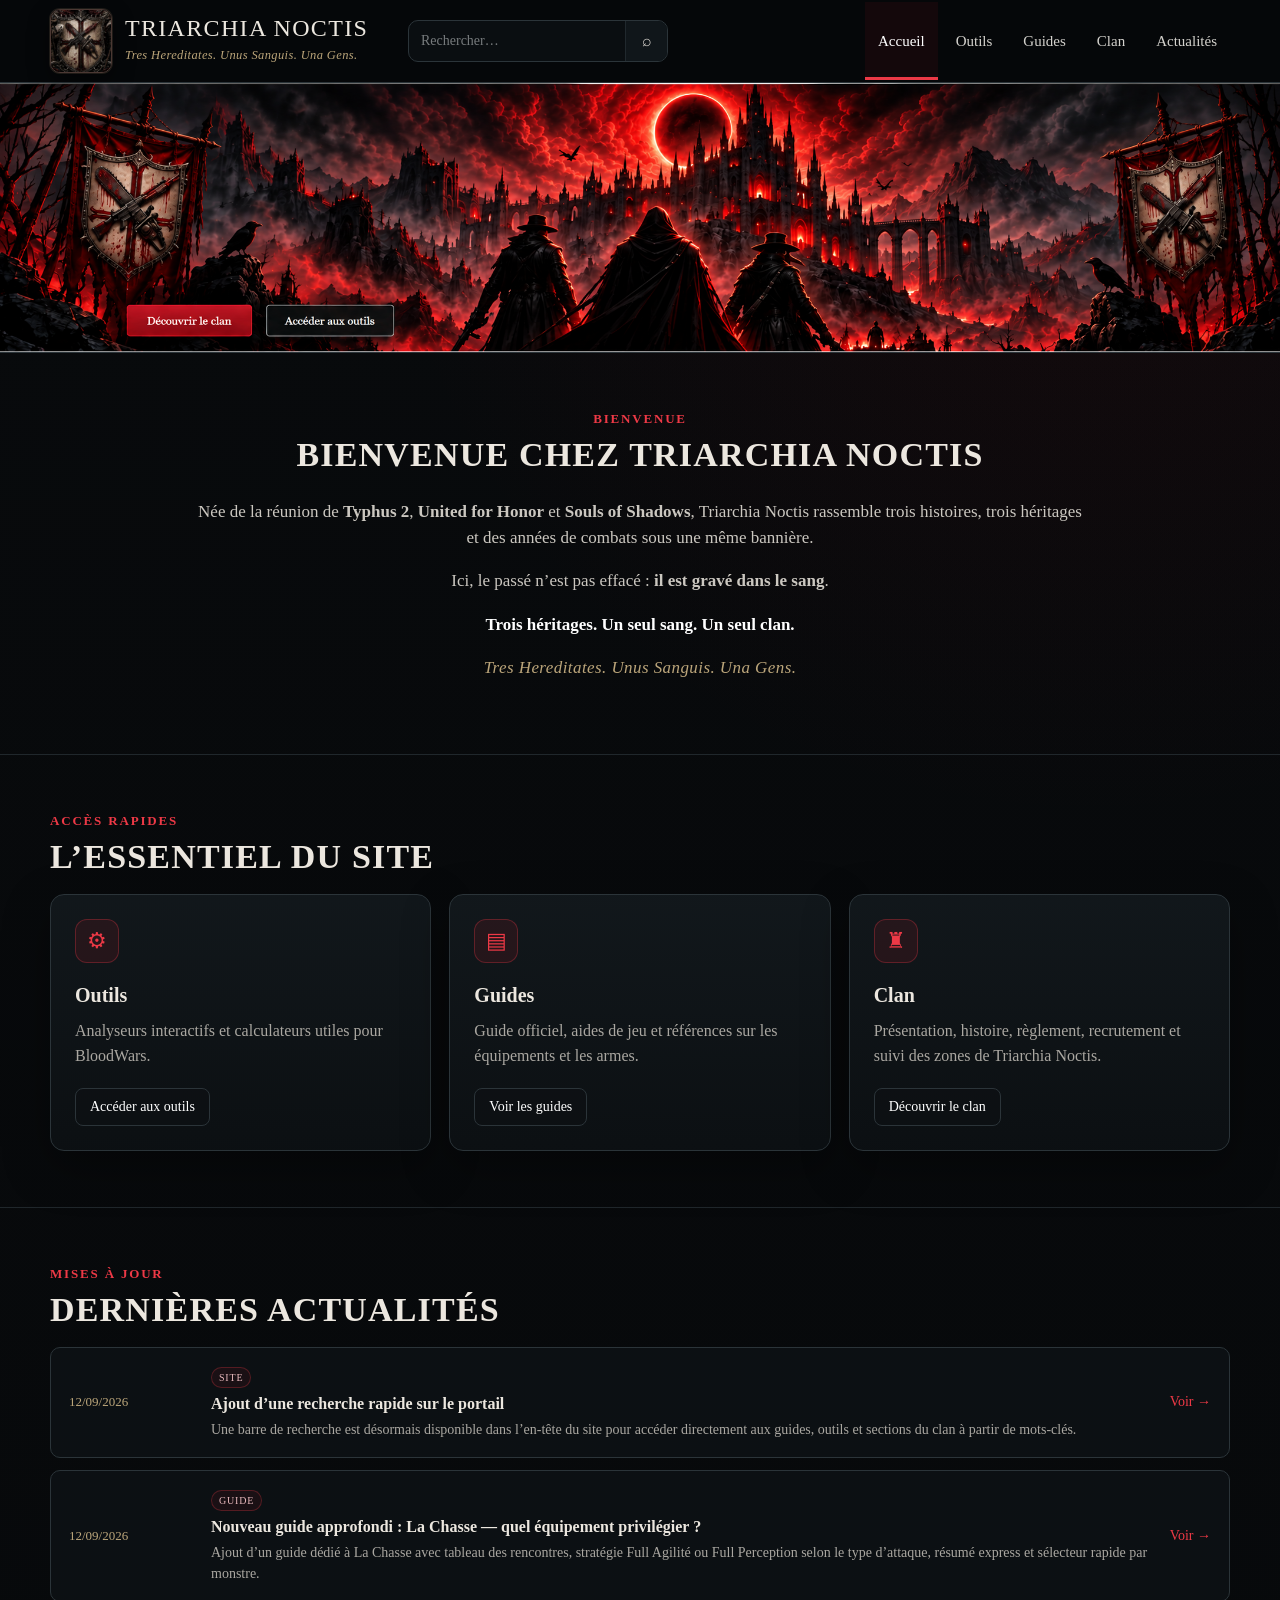
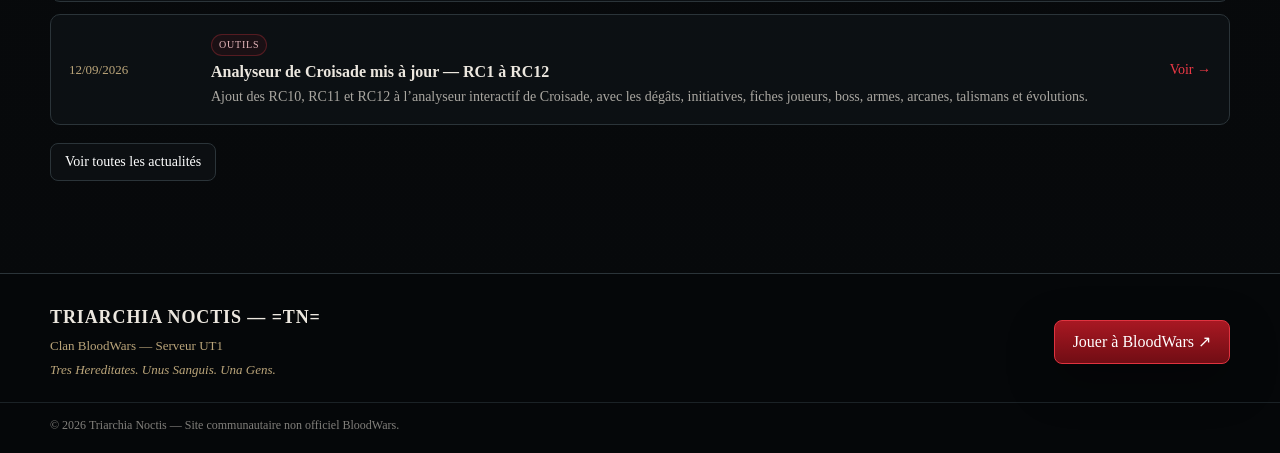
<file: index.html>
<!doctype html><html lang="fr"><head>
<meta charset="utf-8"><meta name="viewport" content="width=device-width, initial-scale=1"><meta name="theme-color" content="#07090b">
<title>Triarchia Noctis — BloodWars UT1</title><link rel="stylesheet" href="./assets/css/style.css?v=1.8.5.1"></head><body><header class="site-header">
  <div class="container header-row">
    <a class="brand" href="./index.html" aria-label="Retour à l'accueil">
      <img class="brand-mark" src="./assets/images/blason-clan.jpg" alt="Blason Triarchia Noctis">
      <div>
        <div class="brand-title">Triarchia Noctis</div>
        <div class="brand-motto">Tres Hereditates. Unus Sanguis. Una Gens.</div>
      </div>
    </a>
    <button class="nav-toggle" type="button" aria-label="Ouvrir le menu" aria-expanded="false">☰</button>
    <nav class="main-nav" aria-label="Navigation principale">
      <a href="./index.html" class="active">Accueil</a>
      <a href="./outils.html" class="">Outils</a>
      <a href="./guides.html" class="">Guides</a>
      <a href="./clan.html" class="">Clan</a>
      <a href="./actualites.html" class="">Actualités</a>
    </nav>
  </div>
</header>
<main>
  <section class="hero" aria-label="Bannière Triarchia Noctis">
    <img class="hero-banner-static" src="./assets/images/banner-accueil-v3.png" alt="Triarchia Noctis devant la cité sous l’éclipse rouge" style="display:block;width:100%;height:auto;transform:none!important;animation:none!important;filter:none!important;">
    <a class="hero-hotspot hero-hotspot-clan" href="./clan.html" aria-label="Découvrir le clan"></a>
    <a class="hero-hotspot hero-hotspot-outils" href="./outils.html" aria-label="Accéder aux outils"></a>
  </section>
  <section class="section"><div class="container welcome">
    <div class="section-kicker">Bienvenue</div><h1 class="section-title">Bienvenue chez Triarchia Noctis</h1>
    <p>Née de la réunion de <strong>Typhus 2</strong>, <strong>United for Honor</strong> et <strong>Souls of Shadows</strong>, Triarchia Noctis rassemble trois histoires, trois héritages et des années de combats sous une même bannière.</p>
    <p>Ici, le passé n’est pas effacé : <strong>il est gravé dans le sang</strong>.</p>
    <p class="statement">Trois héritages. Un seul sang. Un seul clan.</p><p class="latin">Tres Hereditates. Unus Sanguis. Una Gens.</p>
  </div></section>
  <section class="section"><div class="container">
    <div class="section-kicker">Accès rapides</div><h2 class="section-title">L’essentiel du site</h2>
    <div class="grid-3">
      <article class="card"><div class="card-icon">⚙</div><h3>Outils</h3><p>Analyseurs interactifs et calculateurs utiles pour BloodWars.</p><a class="btn btn-small" href="./outils.html">Accéder aux outils</a></article>
      <article class="card"><div class="card-icon">▤</div><h3>Guides</h3><p>Guide officiel, aides de jeu et références sur les équipements et les armes.</p><a class="btn btn-small" href="./guides.html">Voir les guides</a></article>
      <article class="card"><div class="card-icon">♜</div><h3>Clan</h3><p>Présentation, histoire, règlement, recrutement et suivi des zones de Triarchia Noctis.</p><a class="btn btn-small" href="./clan.html">Découvrir le clan</a></article>
    </div>
  </div></section>
  <section class="section"><div class="container">
    <div class="section-kicker">Mises à jour</div><h2 class="section-title">Dernières actualités</h2>
    <div class="news-list">
      <article class="news-item"><div class="news-date">12/09/2026</div><div><span class="news-badge">Site</span><div class="news-title">Ajout d’une recherche rapide sur le portail</div><div class="news-desc">Une barre de recherche est désormais disponible dans l’en-tête du site pour accéder directement aux guides, outils et sections du clan à partir de mots-clés.</div></div><a class="news-link" href="./index.html">Voir →</a></article>
      <article class="news-item"><div class="news-date">12/09/2026</div><div><span class="news-badge">Guide</span><div class="news-title">Nouveau guide approfondi : La Chasse — quel équipement privilégier ?</div><div class="news-desc">Ajout d’un guide dédié à La Chasse avec tableau des rencontres, stratégie Full Agilité ou Full Perception selon le type d’attaque, résumé express et sélecteur rapide par monstre.</div></div><a class="news-link" href="./guides/chasse-equipement.html">Voir →</a></article>
      <article class="news-item"><div class="news-date">12/09/2026</div><div><span class="news-badge">Outils</span><div class="news-title">Analyseur de Croisade mis à jour — RC1 à RC12</div><div class="news-desc">Ajout des RC10, RC11 et RC12 à l’analyseur interactif de Croisade, avec les dégâts, initiatives, fiches joueurs, boss, armes, arcanes, talismans et évolutions.</div></div><a class="news-link" href="./outils/croisade.html">Voir →</a></article>
    </div><p style="margin-top:18px"><a class="btn btn-small" href="./actualites.html">Voir toutes les actualités</a></p>
  </div></section>
</main><footer class="site-footer">
  <div class="container footer-main">
    <div class="footer-brand">
      <strong>TRIARCHIA NOCTIS — =TN=</strong>
      <span>Clan BloodWars — Serveur UT1</span>
      <span><em>Tres Hereditates. Unus Sanguis. Una Gens.</em></span>
    </div>
    <a class="btn btn-primary" href="https://fr.bloodwars.net/" target="_blank" rel="noopener">Jouer à BloodWars ↗</a>
  </div>
  <div class="footer-bottom"><div class="container">© 2026 Triarchia Noctis — Site communautaire non officiel BloodWars.</div></div>
</footer><script src="./assets/js/script.js?v=1.8.5.1"></script></body></html>
</file>
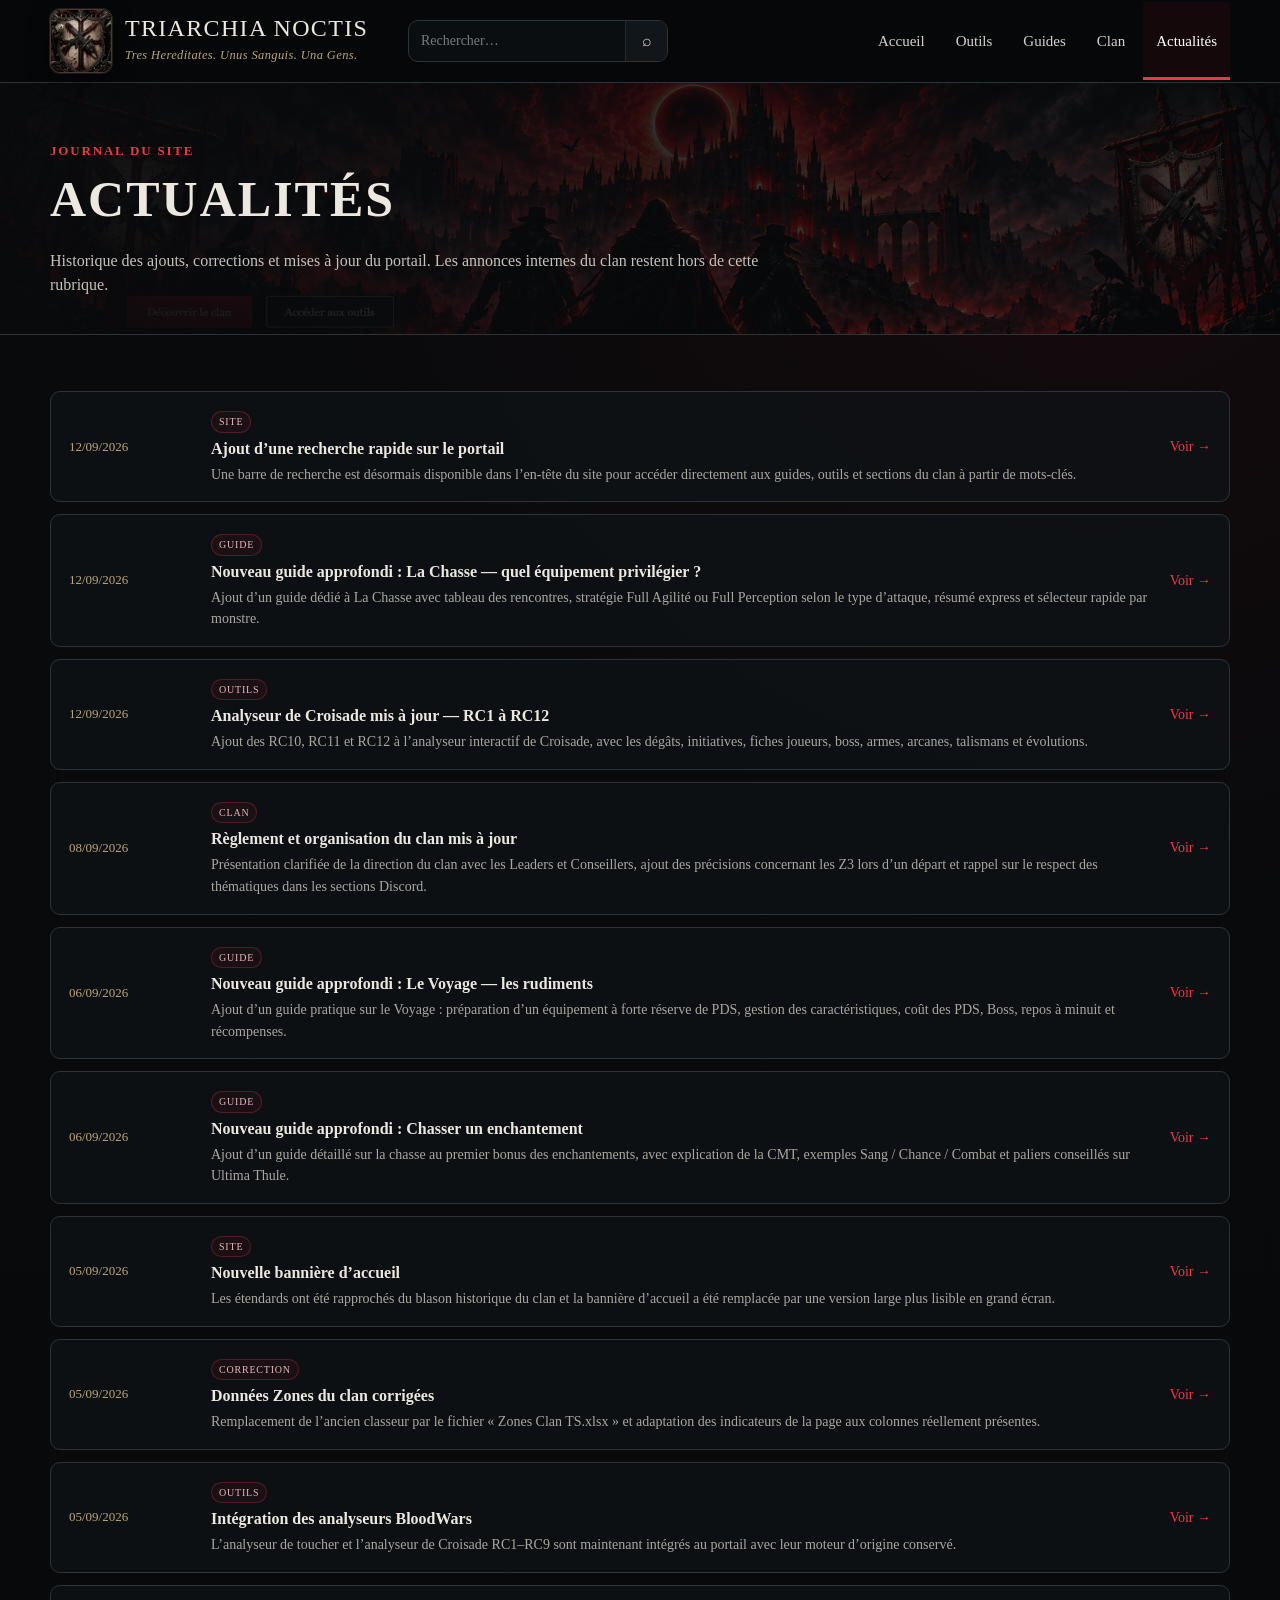
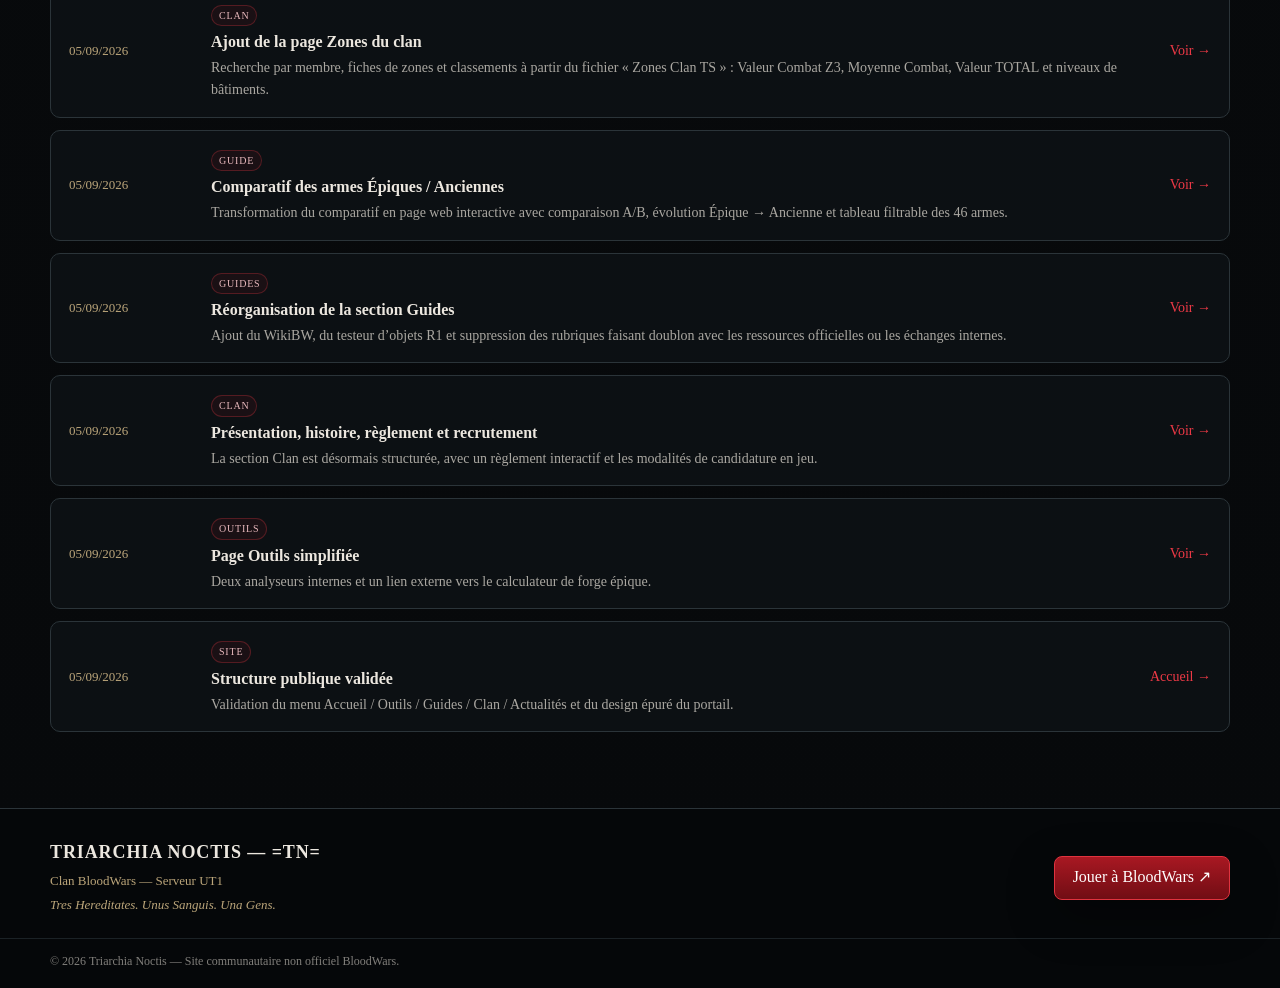
<file: actualites.html>
<!doctype html><html lang="fr"><head>
<meta charset="utf-8"><meta name="viewport" content="width=device-width, initial-scale=1"><meta name="theme-color" content="#07090b">
<title>Actualités — Triarchia Noctis</title><link rel="stylesheet" href="./assets/css/style.css"></head><body><header class="site-header">
  <div class="container header-row">
    <a class="brand" href="./index.html" aria-label="Retour à l'accueil">
      <img class="brand-mark" src="./assets/images/blason-clan.jpg" alt="Blason Triarchia Noctis">
      <div>
        <div class="brand-title">Triarchia Noctis</div>
        <div class="brand-motto">Tres Hereditates. Unus Sanguis. Una Gens.</div>
      </div>
    </a>
    <button class="nav-toggle" type="button" aria-label="Ouvrir le menu" aria-expanded="false">☰</button>
    <nav class="main-nav" aria-label="Navigation principale">
      <a href="./index.html" class="">Accueil</a>
      <a href="./outils.html" class="">Outils</a>
      <a href="./guides.html" class="">Guides</a>
      <a href="./clan.html" class="">Clan</a>
      <a href="./actualites.html" class="active">Actualités</a>
    </nav>
  </div>
</header>
<main><section class="page-hero"><div class="container"><div class="section-kicker">Journal du site</div><h1>Actualités</h1><p>Historique des ajouts, corrections et mises à jour du portail. Les annonces internes du clan restent hors de cette rubrique.</p></div></section>
<section class="section"><div class="container"><div class="news-list">
<article class="news-item"><div class="news-date">12/09/2026</div><div><span class="news-badge">Site</span><div class="news-title">Ajout d’une recherche rapide sur le portail</div><div class="news-desc">Une barre de recherche est désormais disponible dans l’en-tête du site pour accéder directement aux guides, outils et sections du clan à partir de mots-clés.</div></div><a class="news-link" href="./index.html">Voir →</a></article>

<article class="news-item"><div class="news-date">12/09/2026</div><div><span class="news-badge">Guide</span><div class="news-title">Nouveau guide approfondi : La Chasse — quel équipement privilégier ?</div><div class="news-desc">Ajout d’un guide dédié à La Chasse avec tableau des rencontres, stratégie Full Agilité ou Full Perception selon le type d’attaque, résumé express et sélecteur rapide par monstre.</div></div><a class="news-link" href="./guides/chasse-equipement.html">Voir →</a></article>


<article class="news-item"><div class="news-date">12/09/2026</div><div><span class="news-badge">Outils</span><div class="news-title">Analyseur de Croisade mis à jour — RC1 à RC12</div><div class="news-desc">Ajout des RC10, RC11 et RC12 à l’analyseur interactif de Croisade, avec les dégâts, initiatives, fiches joueurs, boss, armes, arcanes, talismans et évolutions.</div></div><a class="news-link" href="./outils/croisade.html">Voir →</a></article>

<article class="news-item"><div class="news-date">08/09/2026</div><div><span class="news-badge">Clan</span><div class="news-title">Règlement et organisation du clan mis à jour</div><div class="news-desc">Présentation clarifiée de la direction du clan avec les Leaders et Conseillers, ajout des précisions concernant les Z3 lors d’un départ et rappel sur le respect des thématiques dans les sections Discord.</div></div><a class="news-link" href="./clan.html#reglement">Voir →</a></article>

<article class="news-item"><div class="news-date">06/09/2026</div><div><span class="news-badge">Guide</span><div class="news-title">Nouveau guide approfondi : Le Voyage — les rudiments</div><div class="news-desc">Ajout d’un guide pratique sur le Voyage : préparation d’un équipement à forte réserve de PDS, gestion des caractéristiques, coût des PDS, Boss, repos à minuit et récompenses.</div></div><a class="news-link" href="./guides/voyage.html">Voir →</a></article>

<article class="news-item"><div class="news-date">06/09/2026</div><div><span class="news-badge">Guide</span><div class="news-title">Nouveau guide approfondi : Chasser un enchantement</div><div class="news-desc">Ajout d’un guide détaillé sur la chasse au premier bonus des enchantements, avec explication de la CMT, exemples Sang / Chance / Combat et paliers conseillés sur Ultima Thule.</div></div><a class="news-link" href="./guides/chasse-enchantements.html">Voir →</a></article>

<article class="news-item"><div class="news-date">05/09/2026</div><div><span class="news-badge">Site</span><div class="news-title">Nouvelle bannière d’accueil</div><div class="news-desc">Les étendards ont été rapprochés du blason historique du clan et la bannière d’accueil a été remplacée par une version large plus lisible en grand écran.</div></div><a class="news-link" href="./index.html">Voir →</a></article>

<article class="news-item"><div class="news-date">05/09/2026</div><div><span class="news-badge">Correction</span><div class="news-title">Données Zones du clan corrigées</div><div class="news-desc">Remplacement de l’ancien classeur par le fichier « Zones Clan TS.xlsx » et adaptation des indicateurs de la page aux colonnes réellement présentes.</div></div><a class="news-link" href="./clan/zones.html">Voir →</a></article>

<article class="news-item"><div class="news-date">05/09/2026</div><div><span class="news-badge">Outils</span><div class="news-title">Intégration des analyseurs BloodWars</div><div class="news-desc">L’analyseur de toucher et l’analyseur de Croisade RC1–RC9 sont maintenant intégrés au portail avec leur moteur d’origine conservé.</div></div><a class="news-link" href="./outils.html">Voir →</a></article>

<article class="news-item"><div class="news-date">05/09/2026</div><div><span class="news-badge">Clan</span><div class="news-title">Ajout de la page Zones du clan</div><div class="news-desc">Recherche par membre, fiches de zones et classements à partir du fichier « Zones Clan TS » : Valeur Combat Z3, Moyenne Combat, Valeur TOTAL et niveaux de bâtiments.</div></div><a class="news-link" href="./clan/zones.html">Voir →</a></article>

<article class="news-item"><div class="news-date">05/09/2026</div><div><span class="news-badge">Guide</span><div class="news-title">Comparatif des armes Épiques / Anciennes</div><div class="news-desc">Transformation du comparatif en page web interactive avec comparaison A/B, évolution Épique → Ancienne et tableau filtrable des 46 armes.</div></div><a class="news-link" href="./guides/comparatif-armes.html">Voir →</a></article>
<article class="news-item"><div class="news-date">05/09/2026</div><div><span class="news-badge">Guides</span><div class="news-title">Réorganisation de la section Guides</div><div class="news-desc">Ajout du WikiBW, du testeur d’objets R1 et suppression des rubriques faisant doublon avec les ressources officielles ou les échanges internes.</div></div><a class="news-link" href="./guides.html">Voir →</a></article>
<article class="news-item"><div class="news-date">05/09/2026</div><div><span class="news-badge">Clan</span><div class="news-title">Présentation, histoire, règlement et recrutement</div><div class="news-desc">La section Clan est désormais structurée, avec un règlement interactif et les modalités de candidature en jeu.</div></div><a class="news-link" href="./clan.html">Voir →</a></article>
<article class="news-item"><div class="news-date">05/09/2026</div><div><span class="news-badge">Outils</span><div class="news-title">Page Outils simplifiée</div><div class="news-desc">Deux analyseurs internes et un lien externe vers le calculateur de forge épique.</div></div><a class="news-link" href="./outils.html">Voir →</a></article>
<article class="news-item"><div class="news-date">05/09/2026</div><div><span class="news-badge">Site</span><div class="news-title">Structure publique validée</div><div class="news-desc">Validation du menu Accueil / Outils / Guides / Clan / Actualités et du design épuré du portail.</div></div><a class="news-link" href="./index.html">Accueil →</a></article>
</div></div></section></main><footer class="site-footer">
  <div class="container footer-main">
    <div class="footer-brand">
      <strong>TRIARCHIA NOCTIS — =TN=</strong>
      <span>Clan BloodWars — Serveur UT1</span>
      <span><em>Tres Hereditates. Unus Sanguis. Una Gens.</em></span>
    </div>
    <a class="btn btn-primary" href="https://fr.bloodwars.net/" target="_blank" rel="noopener">Jouer à BloodWars ↗</a>
  </div>
  <div class="footer-bottom"><div class="container">© 2026 Triarchia Noctis — Site communautaire non officiel BloodWars.</div></div>
</footer><script src="./assets/js/script.js"></script></body></html>
</file>
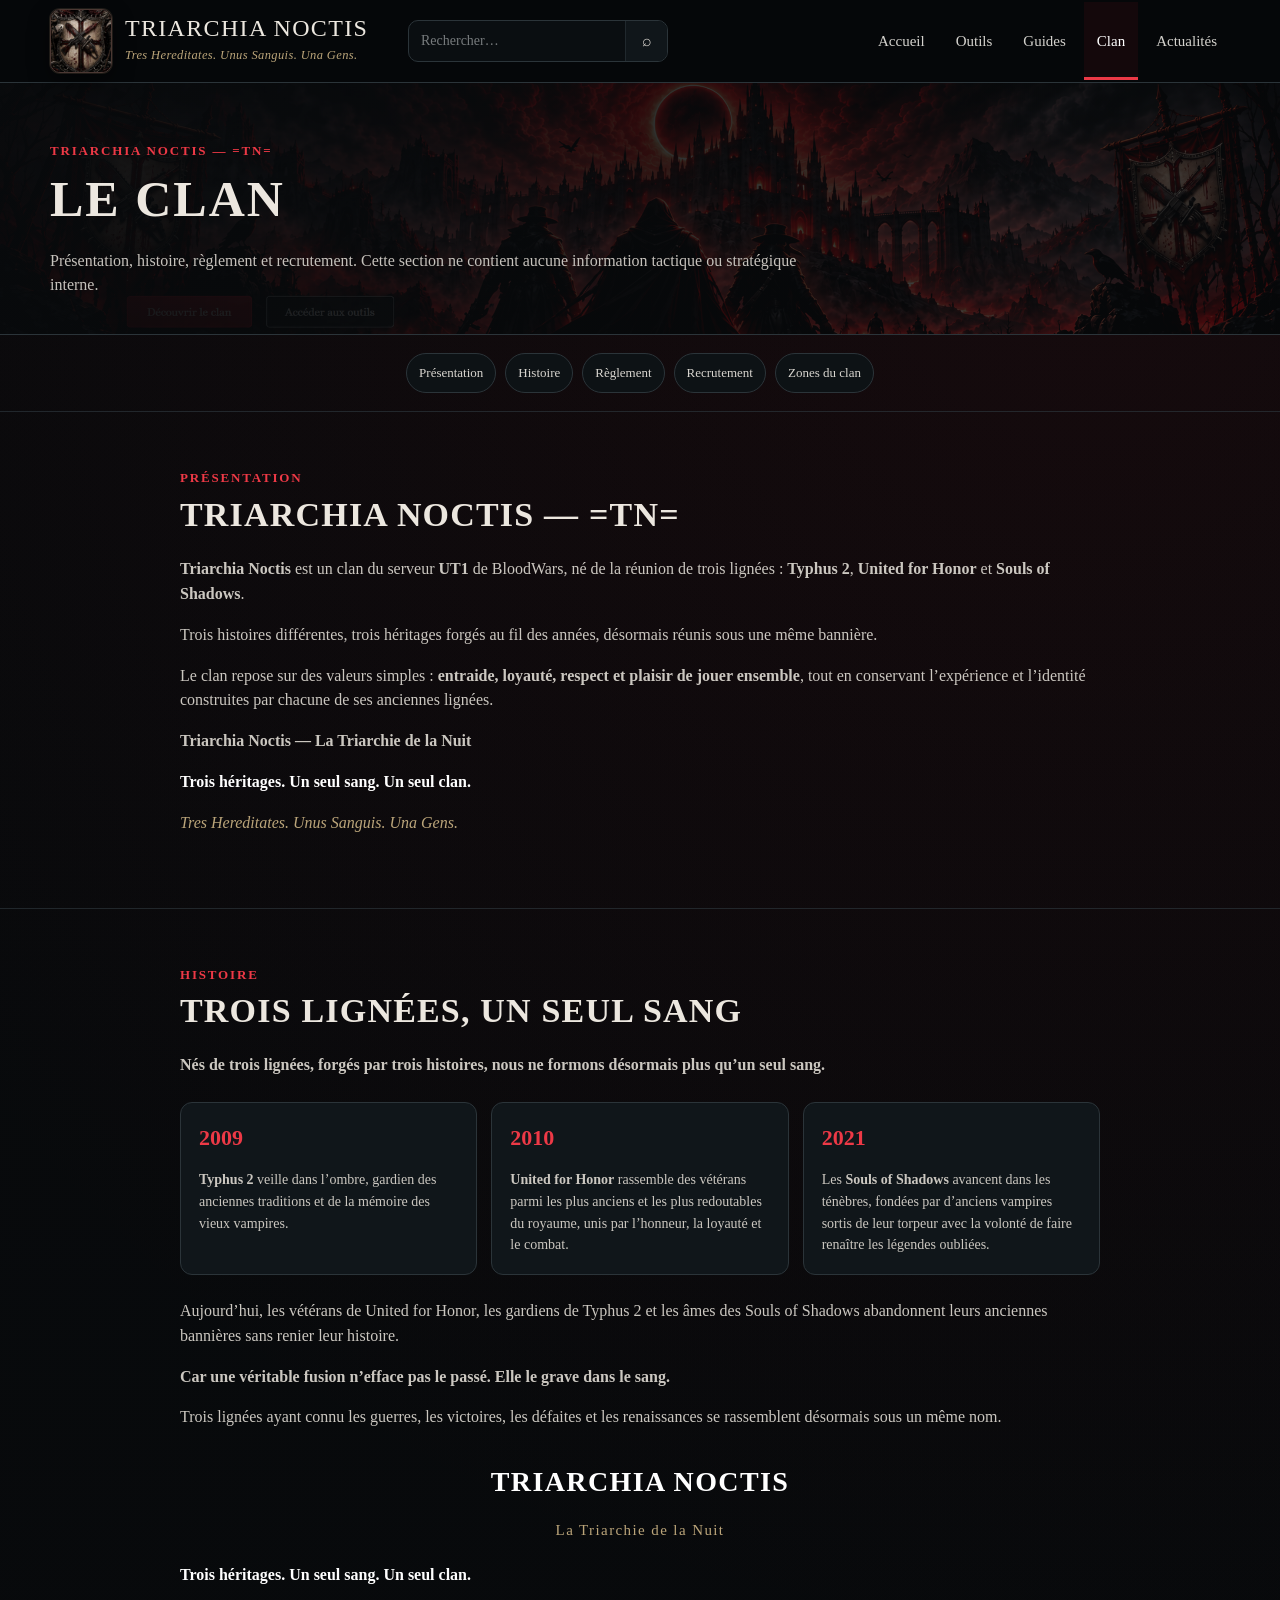
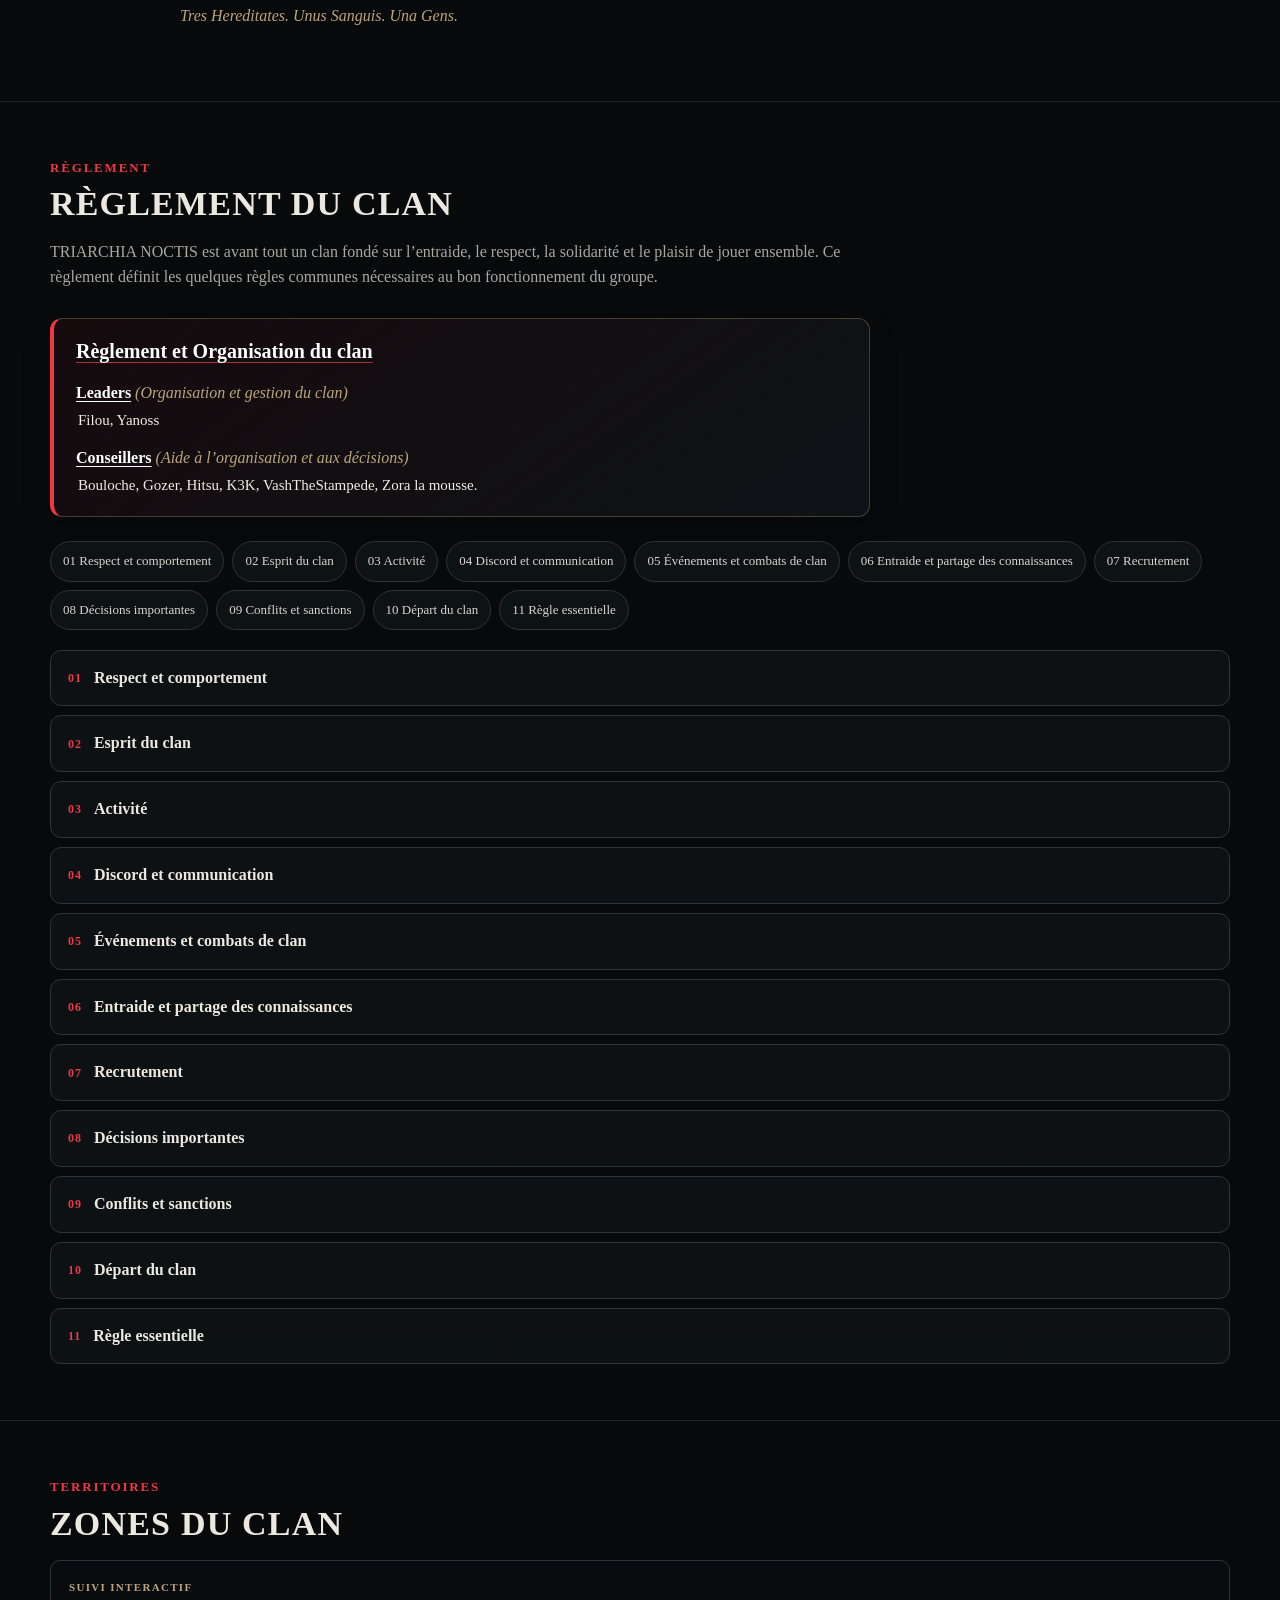
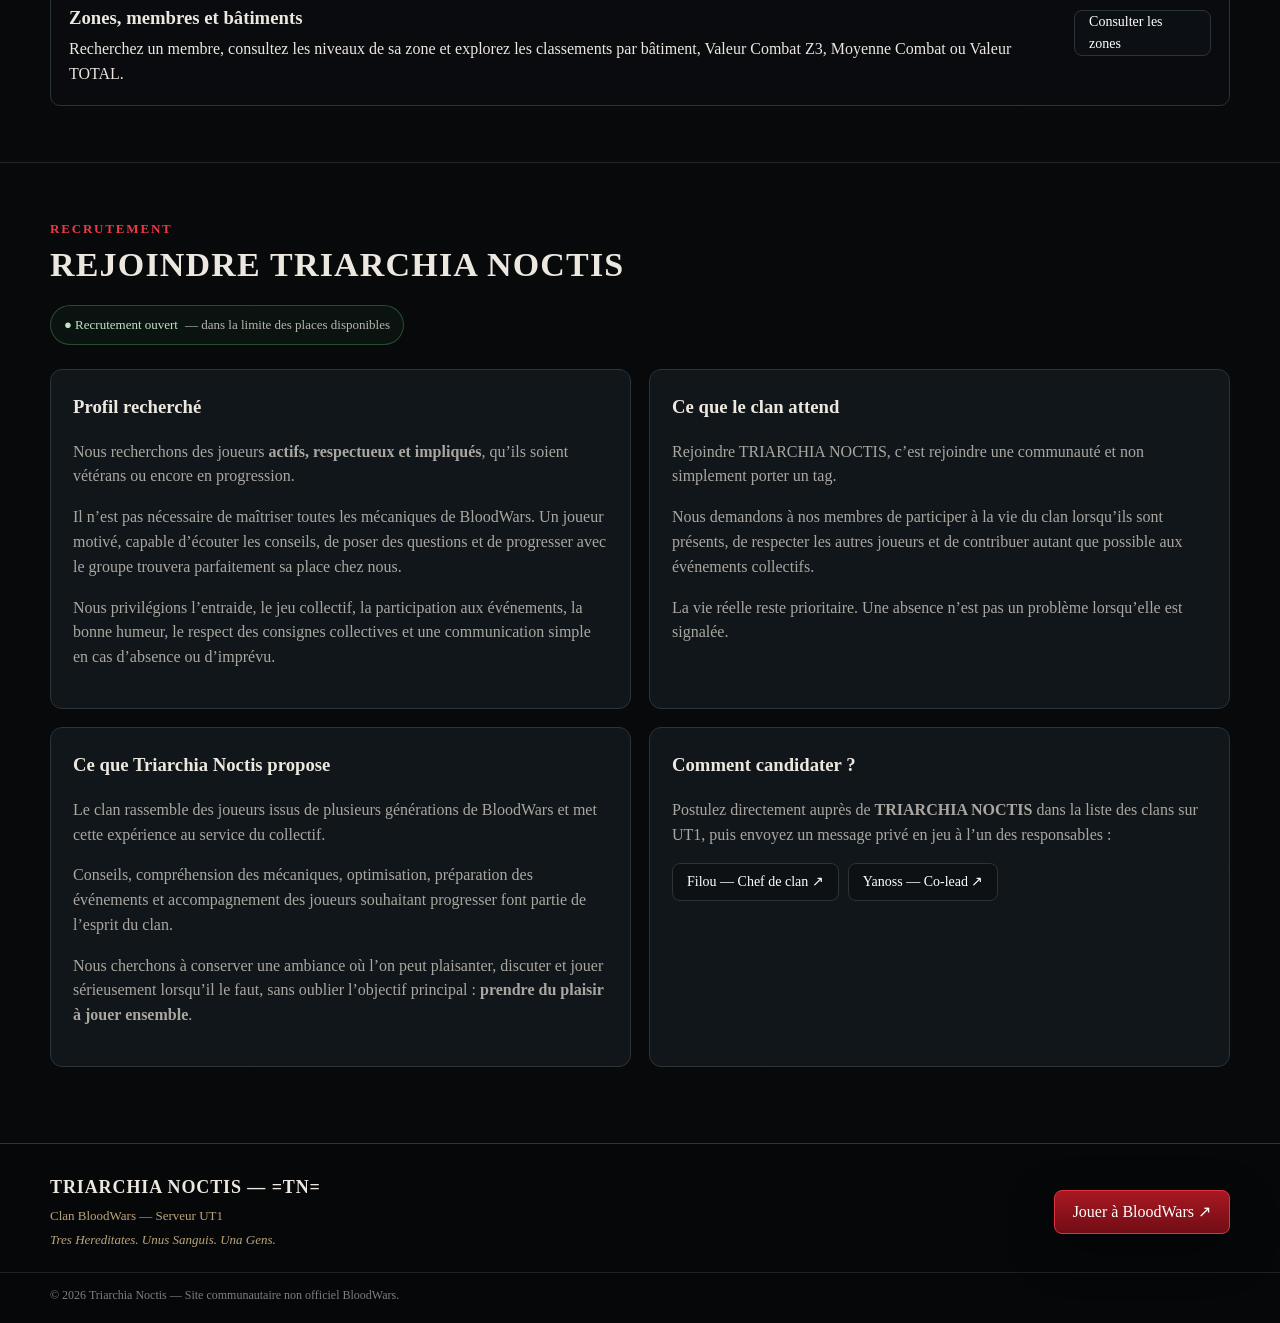
<file: clan.html>
<!doctype html><html lang="fr"><head>
<meta charset="utf-8"><meta name="viewport" content="width=device-width, initial-scale=1"><meta name="theme-color" content="#07090b">
<title>Le clan — Triarchia Noctis</title><link rel="stylesheet" href="./assets/css/style.css"><style>
.clan-org-box{max-width:820px;margin:8px 0 24px;padding:20px 22px;border:1px solid rgba(187,165,122,.32);border-left:4px solid var(--red-bright);border-radius:12px;background:linear-gradient(145deg,rgba(191,31,41,.08),rgba(15,20,24,.92));box-shadow:0 12px 28px rgba(0,0,0,.22)}
.clan-org-title{margin-bottom:17px;font-size:20px;line-height:1.25;color:#fff;font-weight:700;text-decoration:underline;text-decoration-color:rgba(237,57,70,.72);text-decoration-thickness:1px;text-underline-offset:4px}
.clan-org-role{margin-top:14px;color:#ddd8d0;line-height:1.45}.clan-org-role:first-of-type{margin-top:0}.clan-org-label{font-weight:700;text-decoration:underline;text-underline-offset:3px;color:#fff}.clan-org-role em{color:var(--gold)}
.clan-org-names{margin-top:5px;padding-left:2px;color:#f0ece6;font-size:15px;line-height:1.5}
@media(max-width:620px){.clan-org-box{padding:17px}.clan-org-title{font-size:18px}.clan-org-role em{display:block;margin-top:2px}}
</style></head><body><header class="site-header">
  <div class="container header-row">
    <a class="brand" href="./index.html" aria-label="Retour à l'accueil">
      <img class="brand-mark" src="./assets/images/blason-clan.jpg" alt="Blason Triarchia Noctis">
      <div>
        <div class="brand-title">Triarchia Noctis</div>
        <div class="brand-motto">Tres Hereditates. Unus Sanguis. Una Gens.</div>
      </div>
    </a>
    <button class="nav-toggle" type="button" aria-label="Ouvrir le menu" aria-expanded="false">☰</button>
    <nav class="main-nav" aria-label="Navigation principale">
      <a href="./index.html" class="">Accueil</a>
      <a href="./outils.html" class="">Outils</a>
      <a href="./guides.html" class="">Guides</a>
      <a href="./clan.html" class="active">Clan</a>
      <a href="./actualites.html" class="">Actualités</a>
    </nav>
  </div>
</header>
<main>
<section class="page-hero"><div class="container"><div class="section-kicker">Triarchia Noctis — =TN=</div><h1>Le clan</h1><p>Présentation, histoire, règlement et recrutement. Cette section ne contient aucune information tactique ou stratégique interne.</p></div></section>
<section class="section compact-section"><div class="container"><nav class="subnav" aria-label="Navigation de la section Clan"><a href="#presentation">Présentation</a><a href="#histoire">Histoire</a><a href="#reglement">Règlement</a><a href="#recrutement">Recrutement</a><a href="./clan/zones.html">Zones du clan</a></nav></div></section>
<section id="presentation" class="section"><div class="container prose-panel"><div class="section-kicker">Présentation</div><h2 class="section-title">Triarchia Noctis — =TN=</h2>
<p><strong>Triarchia Noctis</strong> est un clan du serveur <strong>UT1</strong> de BloodWars, né de la réunion de trois lignées : <strong>Typhus 2</strong>, <strong>United for Honor</strong> et <strong>Souls of Shadows</strong>.</p>
<p>Trois histoires différentes, trois héritages forgés au fil des années, désormais réunis sous une même bannière.</p>
<p>Le clan repose sur des valeurs simples : <strong>entraide, loyauté, respect et plaisir de jouer ensemble</strong>, tout en conservant l’expérience et l’identité construites par chacune de ses anciennes lignées.</p>
<p><strong>Triarchia Noctis — La Triarchie de la Nuit</strong></p><p class="statement">Trois héritages. Un seul sang. Un seul clan.</p><p class="latin">Tres Hereditates. Unus Sanguis. Una Gens.</p>
</div></section>
<section id="histoire" class="section"><div class="container prose-panel"><div class="section-kicker">Histoire</div><h2 class="section-title">Trois lignées, un seul sang</h2>
<p><strong>Nés de trois lignées, forgés par trois histoires, nous ne formons désormais plus qu’un seul sang.</strong></p>
<div class="timeline"><div><span>2009</span><p><strong>Typhus 2</strong> veille dans l’ombre, gardien des anciennes traditions et de la mémoire des vieux vampires.</p></div><div><span>2010</span><p><strong>United for Honor</strong> rassemble des vétérans parmi les plus anciens et les plus redoutables du royaume, unis par l’honneur, la loyauté et le combat.</p></div><div><span>2021</span><p>Les <strong>Souls of Shadows</strong> avancent dans les ténèbres, fondées par d’anciens vampires sortis de leur torpeur avec la volonté de faire renaître les légendes oubliées.</p></div></div>
<p>Aujourd’hui, les vétérans de United for Honor, les gardiens de Typhus 2 et les âmes des Souls of Shadows abandonnent leurs anciennes bannières sans renier leur histoire.</p>
<p><strong>Car une véritable fusion n’efface pas le passé. Elle le grave dans le sang.</strong></p>
<p>Trois lignées ayant connu les guerres, les victoires, les défaites et les renaissances se rassemblent désormais sous un même nom.</p>
<p class="history-name">TRIARCHIA NOCTIS<br><span>La Triarchie de la Nuit</span></p><p class="statement">Trois héritages. Un seul sang. Un seul clan.</p><p class="latin">Tres Hereditates. Unus Sanguis. Una Gens.</p>
</div></section>
<section id="reglement" class="section"><div class="container"><div class="section-kicker">Règlement</div><h2 class="section-title">Règlement du clan</h2><p class="section-lead">TRIARCHIA NOCTIS est avant tout un clan fondé sur l’entraide, le respect, la solidarité et le plaisir de jouer ensemble. Ce règlement définit les quelques règles communes nécessaires au bon fonctionnement du groupe.</p><div class="clan-org-box">
  <div class="clan-org-title">Règlement et Organisation du clan</div>
  <div class="clan-org-role"><span class="clan-org-label">Leaders</span> <em>(Organisation et gestion du clan)</em></div>
  <div class="clan-org-names">Filou, Yanoss</div>
  <div class="clan-org-role"><span class="clan-org-label">Conseillers</span> <em>(Aide à l’organisation et aux décisions)</em></div>
  <div class="clan-org-names">Bouloche, Gozer, Hitsu, K3K, VashTheStampede, Zora la mousse.</div>
</div><nav class="rule-index" aria-label="Sommaire du règlement"><a class="rule-chip" href="#respect" data-rule-link="respect">01 Respect et comportement</a><a class="rule-chip" href="#esprit" data-rule-link="esprit">02 Esprit du clan</a><a class="rule-chip" href="#activite" data-rule-link="activite">03 Activité</a><a class="rule-chip" href="#communication" data-rule-link="communication">04 Discord et communication</a><a class="rule-chip" href="#evenements" data-rule-link="evenements">05 Événements et combats de clan</a><a class="rule-chip" href="#entraide" data-rule-link="entraide">06 Entraide et partage des connaissances</a><a class="rule-chip" href="#recrutement-regle" data-rule-link="recrutement-regle">07 Recrutement</a><a class="rule-chip" href="#decisions" data-rule-link="decisions">08 Décisions importantes</a><a class="rule-chip" href="#conflits" data-rule-link="conflits">09 Conflits et sanctions</a><a class="rule-chip" href="#depart" data-rule-link="depart">10 Départ du clan</a><a class="rule-chip" href="#essentielle" data-rule-link="essentielle">11 Règle essentielle</a></nav><div class="rules-list"><details class="rule-detail" id="respect"><summary><span>01</span>Respect et comportement</summary><div class="rule-body"><p>La bonne ambiance du clan repose avant tout sur le respect entre les membres.</p><p>L’humour, les vannes, le second degré et les provocations amicales font partie de la vie du clan et sont parfaitement acceptés, tant qu’ils restent bon enfant et qu’ils sont bien vécus par les personnes concernées.</p><p>En revanche, dès qu’une remarque devient blessante, insistante ou mal vécue, chacun doit savoir s’arrêter. Les insultes sérieuses, attaques personnelles, comportements de harcèlement, discriminations ou attitudes volontairement nuisibles ne sont pas tolérés.</p><p>Les désaccords sont parfaitement autorisés et chacun doit pouvoir exprimer son avis, mais les échanges doivent rester respectueux. En cas de conflit ne se réglant pas naturellement entre les membres concernés, les responsables du clan pourront intervenir afin d’apaiser la situation.</p></div></details><details class="rule-detail" id="esprit"><summary><span>02</span>Esprit du clan</summary><div class="rule-body"><p>Rejoindre <strong>TRIARCHIA NOCTIS</strong> signifie rejoindre une communauté, et pas simplement bénéficier d’un tag de clan.</p><p>Aucun membre n’est considéré comme plus important en fonction de son ancien clan d’origine. Les différentes histoires ayant donné naissance à TRIARCHIA NOCTIS font partie de notre héritage commun, mais le clan fonctionne désormais comme une seule entité.</p><p>L’entraide entre membres est encouragée : conseils, optimisation des personnages, partage d’informations, organisation des combats et accompagnement des joueurs moins expérimentés.</p></div></details><details class="rule-detail" id="activite"><summary><span>03</span>Activité</summary><div class="rule-body"><p>Une activité régulière est demandée afin de permettre au clan de rester vivant et opérationnel.</p><p>Nous savons cependant que BloodWars reste un jeu et que la vie réelle demeure prioritaire. Une absence prolongée n’est donc pas un problème lorsqu’elle est annoncée.</p><p>En revanche, une longue période d’inactivité sans aucune nouvelle pourra conduire les responsables du clan à libérer la place du joueur. Un membre revenant après une absence restera évidemment libre de reprendre contact avec le clan.</p><p><strong>Concernant les Z3 :</strong> celles-ci sont considérées comme un privilège et non comme un acquis. Leur nombre étant limité, elles demandent un investissement particulier de la part des joueurs qui en bénéficient.</p><p>Un manque d’implication manifeste ou une période d’inactivité non signalée de <strong>30 jours</strong> pourra entraîner une redistribution de la Z3 concernée.</p><p>Lorsqu’un joueur disposant d’une Z3 souhaite quitter le clan, <strong>TRIARCHIA NOCTIS se réserve le droit de conserver cette Z3</strong> afin de pouvoir la réattribuer dans l’intérêt du clan.</p></div></details><details class="rule-detail" id="communication"><summary><span>04</span>Discord et communication</summary><div class="rule-body"><p>Discord constitue un <strong>moyen secondaire de communication</strong> du clan.</p><p>Chaque membre peut le consulter afin de suivre les informations du clan, partager des idées ou des techniques, demander conseil ou simplement discuter avec les autres membres.</p><p>Les mêmes règles de respect et de comportement que celles appliquées en jeu s’appliquent évidemment sur Discord.</p><p><strong>Sections Discord :</strong> certains salons sont dédiés à des sujets plus ou moins sérieux. Il est demandé à chacun de respecter autant que possible la thématique de chaque section, afin d’éviter que les sujets sérieux soient noyés dans les échanges humoristiques — et inversement.</p></div></details><details class="rule-detail" id="evenements"><summary><span>05</span>Événements et combats de clan</summary><div class="rule-body"><p>Les événements collectifs — notamment <strong>CvC, Chasses et Croisades</strong> — sont considérés comme obligatoires dans la mesure où le membre est connecté et présent pour effectuer ses activités journalières.</p><p>Lorsqu’un événement ou un combat collectif est organisé, chaque participant doit respecter les consignes données par les organisateurs.</p><ul><li>l’équipement ;</li><li>les arcanes ;</li><li>les talismans ;</li><li>l’initiative ;</li><li>les évolutions ;</li><li>la composition des équipes ;</li><li>les horaires d’inscription ou de participation.</li></ul><p>Ces demandes ne sont pas faites pour contrôler la manière de jouer de chacun, mais pour maximiser les chances de réussite du groupe.</p><p>Lorsqu’un membre s’engage à participer à une organisation collective, il est attendu qu’il respecte autant que possible les instructions annoncées. En cas d’imprévu, un simple message permet généralement d’éviter tout problème.</p><p>Les stratégies proposées pour les événements importants sont élaborées dans l’intérêt collectif. Toute proposition alternative est bienvenue lorsqu’elle est argumentée et peut être discutée avant l’événement.</p><p>Une fois la stratégie arrêtée, il est cependant demandé aux participants de l’appliquer afin d’éviter que des initiatives individuelles compromettent l’organisation générale.</p><p><strong>Les erreurs sont normales.</strong> Une erreur involontaire ne doit jamais devenir un motif d’humiliation ou de conflit.</p></div></details><details class="rule-detail" id="entraide"><summary><span>06</span>Entraide et partage des connaissances</summary><div class="rule-body"><p>TRIARCHIA NOCTIS encourage le partage des informations permettant aux membres de progresser.</p><p>Les joueurs expérimentés sont invités à transmettre leurs connaissances lorsqu’ils le peuvent. De leur côté, les joueurs ayant besoin d’aide sont encouragés à poser leurs questions.</p><p>Personne n’est tenu de connaître parfaitement toutes les mécaniques du jeu.</p><p><strong>Une communauté devient plus forte lorsque les connaissances circulent.</strong></p></div></details><details class="rule-detail" id="recrutement-regle"><summary><span>07</span>Recrutement</summary><div class="rule-body"><p>Le recrutement doit privilégier la qualité humaine et la capacité d’intégration au groupe autant que les performances du personnage.</p><p>Un joueur extrêmement puissant mais incapable de fonctionner collectivement n’est pas nécessairement une bonne recrue.</p><p>À l’inverse, un joueur motivé, fiable et souhaitant progresser peut parfaitement trouver sa place au sein du clan.</p><p>Les responsables du recrutement peuvent demander l’avis des membres lorsqu’une candidature nécessite une discussion particulière.</p></div></details><details class="rule-detail" id="decisions"><summary><span>08</span>Décisions importantes</summary><div class="rule-body"><p>Les responsables du clan assurent la gestion quotidienne et doivent pouvoir prendre rapidement les décisions nécessaires au bon fonctionnement du groupe.</p><p>Le <strong>Conseil</strong> intervient dans la mise en place et la discussion de l’organisation concernant les points importants du clan.</p><p>Pour les décisions ayant un impact important ou durable sur l’identité et l’avenir du clan, la consultation des membres doit être privilégiée lorsqu’elle est possible.</p><p>Les sondages en jeu peuvent notamment être utilisés afin de recueillir l’avis du clan. Une consultation ne signifie cependant pas nécessairement que chaque décision doit être prise à l’unanimité.</p></div></details><details class="rule-detail" id="conflits"><summary><span>09</span>Conflits et sanctions</summary><div class="rule-body"><p>Le règlement doit avant tout permettre <strong>d’éviter d’avoir recours aux sanctions</strong>. Lorsqu’un problème apparaît, le dialogue doit être privilégié.</p><p>Selon la situation, différentes mesures peuvent néanmoins être prises :</p><ul><li>discussion avec le membre concerné ;</li><li>rappel des règles ;</li><li>avertissement en cas de comportement répété ;</li><li>exclusion temporaire de certaines organisations collectives si nécessaire ;</li><li>exclusion du clan en dernier recours.</li></ul><p>Une faute grave peut toutefois justifier une exclusion immédiate. Les sanctions doivent toujours rester proportionnées aux faits et ne doivent jamais être utilisées pour régler un conflit personnel.</p></div></details><details class="rule-detail" id="depart"><summary><span>10</span>Départ du clan</summary><div class="rule-body"><p>Chaque joueur reste libre de quitter <strong>TRIARCHIA NOCTIS</strong>.</p><p>Dans la mesure du possible, nous demandons simplement aux membres souhaitant partir d’en informer les responsables.</p><p>Un départ correctement annoncé et effectué dans le respect des autres ne doit pas être considéré comme une trahison.</p></div></details><details class="rule-detail" id="essentielle"><summary><span>11</span>Règle essentielle</summary><div class="rule-body"><p>Le principe général peut finalement se résumer simplement :</p><blockquote>Jouer pour progresser, jouer pour gagner quand nous le pouvons, mais surtout ne jamais oublier que nous jouons ensemble pour prendre du plaisir.</blockquote><p>Le collectif doit être respecté sans sacrifier l’esprit communautaire qui constitue la raison d’être de TRIARCHIA NOCTIS.</p><p>Ce règlement reste volontairement non exhaustif et pourra évoluer en fonction des situations rencontrées, des besoins du clan ou des mises à jour du système de jeu.</p></div></details></div></div></section>
<section id="zones-clan" class="section"><div class="container"><div class="section-kicker">Territoires</div><h2 class="section-title">Zones du clan</h2><div class="resource-row"><div><div class="card-meta">Suivi interactif</div><h3>Zones, membres et bâtiments</h3><p>Recherchez un membre, consultez les niveaux de sa zone et explorez les classements par bâtiment, Valeur Combat Z3, Moyenne Combat ou Valeur TOTAL.</p></div><a class="btn btn-small" href="./clan/zones.html">Consulter les zones</a></div></div></section>
<section id="recrutement" class="section"><div class="container"><div class="section-kicker">Recrutement</div><h2 class="section-title">Rejoindre Triarchia Noctis</h2><div class="recruit-status">● Recrutement ouvert <span>— dans la limite des places disponibles</span></div>
<div class="grid-2 recruitment-grid">
<article class="category-block"><h3>Profil recherché</h3><p>Nous recherchons des joueurs <strong>actifs, respectueux et impliqués</strong>, qu’ils soient vétérans ou encore en progression.</p><p>Il n’est pas nécessaire de maîtriser toutes les mécaniques de BloodWars. Un joueur motivé, capable d’écouter les conseils, de poser des questions et de progresser avec le groupe trouvera parfaitement sa place chez nous.</p><p>Nous privilégions l’entraide, le jeu collectif, la participation aux événements, la bonne humeur, le respect des consignes collectives et une communication simple en cas d’absence ou d’imprévu.</p></article>
<article class="category-block"><h3>Ce que le clan attend</h3><p>Rejoindre TRIARCHIA NOCTIS, c’est rejoindre une communauté et non simplement porter un tag.</p><p>Nous demandons à nos membres de participer à la vie du clan lorsqu’ils sont présents, de respecter les autres joueurs et de contribuer autant que possible aux événements collectifs.</p><p>La vie réelle reste prioritaire. Une absence n’est pas un problème lorsqu’elle est signalée.</p></article>
<article class="category-block"><h3>Ce que Triarchia Noctis propose</h3><p>Le clan rassemble des joueurs issus de plusieurs générations de BloodWars et met cette expérience au service du collectif.</p><p>Conseils, compréhension des mécaniques, optimisation, préparation des événements et accompagnement des joueurs souhaitant progresser font partie de l’esprit du clan.</p><p>Nous cherchons à conserver une ambiance où l’on peut plaisanter, discuter et jouer sérieusement lorsqu’il le faut, sans oublier l’objectif principal : <strong>prendre du plaisir à jouer ensemble</strong>.</p></article>
<article class="category-block"><h3>Comment candidater ?</h3><p>Postulez directement auprès de <strong>TRIARCHIA NOCTIS</strong> dans la liste des clans sur UT1, puis envoyez un message privé en jeu à l’un des responsables :</p><div class="contact-actions"><a class="btn btn-small" href="https://r1.fr.bloodwars.net/showmsg.php?a=profile&amp;uid=3308" target="_blank" rel="noopener">Filou — Chef de clan ↗</a><a class="btn btn-small" href="https://r1.fr.bloodwars.net/showmsg.php?a=profile&amp;uid=111533" target="_blank" rel="noopener">Yanoss — Co-lead ↗</a></div></article>
</div></div></section>
</main><footer class="site-footer">
  <div class="container footer-main">
    <div class="footer-brand">
      <strong>TRIARCHIA NOCTIS — =TN=</strong>
      <span>Clan BloodWars — Serveur UT1</span>
      <span><em>Tres Hereditates. Unus Sanguis. Una Gens.</em></span>
    </div>
    <a class="btn btn-primary" href="https://fr.bloodwars.net/" target="_blank" rel="noopener">Jouer à BloodWars ↗</a>
  </div>
  <div class="footer-bottom"><div class="container">© 2026 Triarchia Noctis — Site communautaire non officiel BloodWars.</div></div>
</footer><script src="./assets/js/script.js"></script></body></html>
</file>
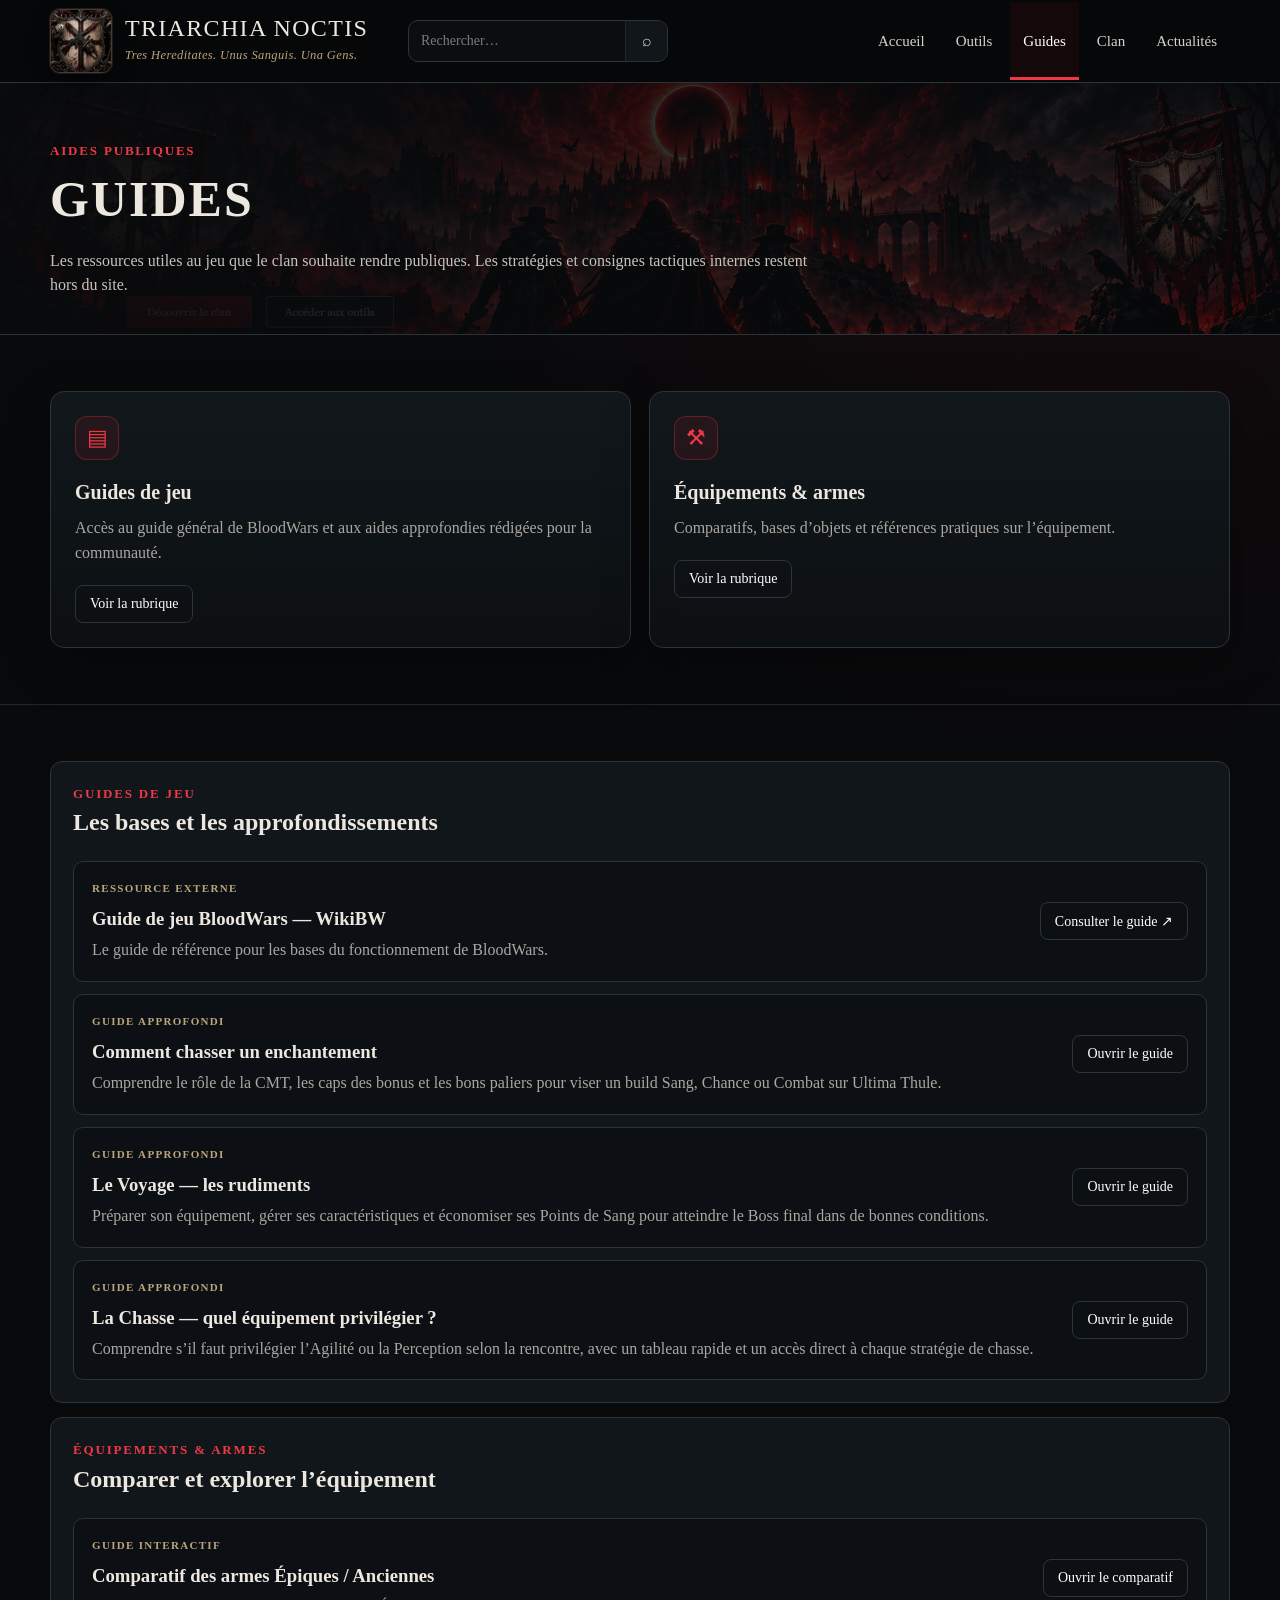
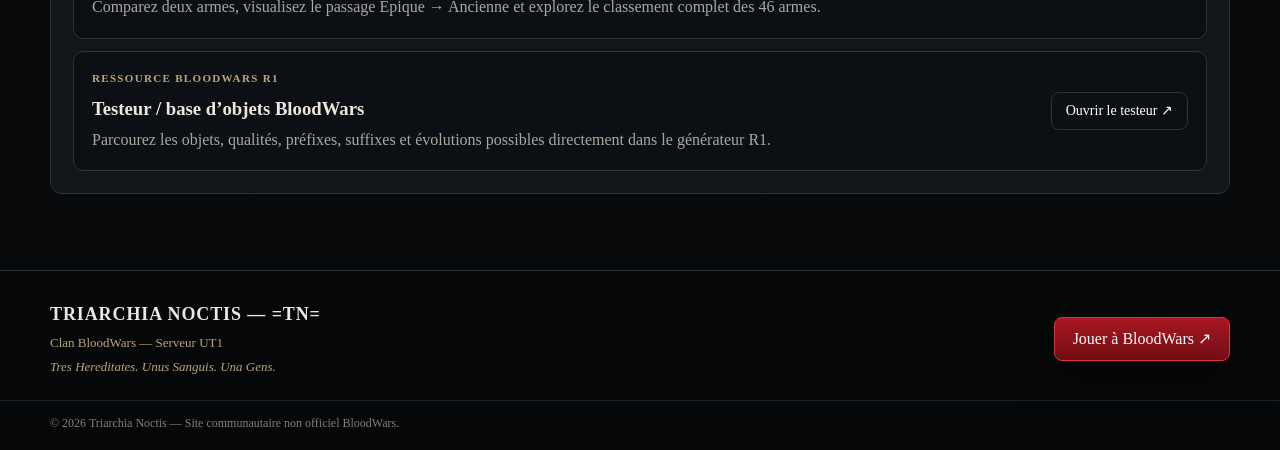
<file: guides.html>
<!doctype html><html lang="fr"><head>
<meta charset="utf-8"><meta name="viewport" content="width=device-width, initial-scale=1"><meta name="theme-color" content="#07090b">
<title>Guides — Triarchia Noctis</title><link rel="stylesheet" href="./assets/css/style.css"></head><body><header class="site-header">
  <div class="container header-row">
    <a class="brand" href="./index.html" aria-label="Retour à l'accueil">
      <img class="brand-mark" src="./assets/images/blason-clan.jpg" alt="Blason Triarchia Noctis">
      <div>
        <div class="brand-title">Triarchia Noctis</div>
        <div class="brand-motto">Tres Hereditates. Unus Sanguis. Una Gens.</div>
      </div>
    </a>
    <button class="nav-toggle" type="button" aria-label="Ouvrir le menu" aria-expanded="false">☰</button>
    <nav class="main-nav" aria-label="Navigation principale">
      <a href="./index.html" class="">Accueil</a>
      <a href="./outils.html" class="">Outils</a>
      <a href="./guides.html" class="active">Guides</a>
      <a href="./clan.html" class="">Clan</a>
      <a href="./actualites.html" class="">Actualités</a>
    </nav>
  </div>
</header>
<main>
<section class="page-hero"><div class="container"><div class="section-kicker">Aides publiques</div><h1>Guides</h1><p>Les ressources utiles au jeu que le clan souhaite rendre publiques. Les stratégies et consignes tactiques internes restent hors du site.</p></div></section>
<section class="section"><div class="container"><div class="grid-2">
  <article class="card"><div class="card-icon">▤</div><h3>Guides de jeu</h3><p>Accès au guide général de BloodWars et aux aides approfondies rédigées pour la communauté.</p><a class="btn btn-small" href="#guides-jeu">Voir la rubrique</a></article>
  <article class="card"><div class="card-icon">⚒</div><h3>Équipements & armes</h3><p>Comparatifs, bases d’objets et références pratiques sur l’équipement.</p><a class="btn btn-small" href="#equipements">Voir la rubrique</a></article>
</div></div></section>
<section class="section"><div class="container category-list">
  <section id="guides-jeu" class="category-block"><div class="section-kicker">Guides de jeu</div><h2>Les bases et les approfondissements</h2>
    <div class="resource-list">
      <article class="resource-row"><div><div class="card-meta">Ressource externe</div><h3>Guide de jeu BloodWars — WikiBW</h3><p>Le guide de référence pour les bases du fonctionnement de BloodWars.</p></div><a class="btn btn-small" href="https://wiki.fr.bloodwars.net/index.php?title=Guide_de_jeu" target="_blank" rel="noopener">Consulter le guide ↗</a></article>
      <article class="resource-row"><div><div class="card-meta">Guide approfondi</div><h3>Comment chasser un enchantement</h3><p>Comprendre le rôle de la CMT, les caps des bonus et les bons paliers pour viser un build Sang, Chance ou Combat sur Ultima Thule.</p></div><a class="btn btn-small" href="./guides/chasse-enchantements.html">Ouvrir le guide</a></article>
      <article class="resource-row"><div><div class="card-meta">Guide approfondi</div><h3>Le Voyage — les rudiments</h3><p>Préparer son équipement, gérer ses caractéristiques et économiser ses Points de Sang pour atteindre le Boss final dans de bonnes conditions.</p></div><a class="btn btn-small" href="./guides/voyage.html">Ouvrir le guide</a></article>
      <article class="resource-row"><div><div class="card-meta">Guide approfondi</div><h3>La Chasse — quel équipement privilégier ?</h3><p>Comprendre s’il faut privilégier l’Agilité ou la Perception selon la rencontre, avec un tableau rapide et un accès direct à chaque stratégie de chasse.</p></div><a class="btn btn-small" href="./guides/chasse-equipement.html">Ouvrir le guide</a></article>
    </div>
  </section>
  <section id="equipements" class="category-block"><div class="section-kicker">Équipements & armes</div><h2>Comparer et explorer l’équipement</h2>
    <div class="resource-list">
      <article class="resource-row"><div><div class="card-meta">Guide interactif</div><h3>Comparatif des armes Épiques / Anciennes</h3><p>Comparez deux armes, visualisez le passage Épique → Ancienne et explorez le classement complet des 46 armes.</p></div><a class="btn btn-small" href="./guides/comparatif-armes.html">Ouvrir le comparatif</a></article>
      <article class="resource-row"><div><div class="card-meta">Ressource BloodWars R1</div><h3>Testeur / base d’objets BloodWars</h3><p>Parcourez les objets, qualités, préfixes, suffixes et évolutions possibles directement dans le générateur R1.</p></div><a class="btn btn-small" href="https://r1.fr.bloodwars.net/test_items.php?class=0&amp;baseType=30&amp;prefix=0&amp;sufix=0&amp;legendary=0&amp;playerLvl=907" target="_blank" rel="noopener">Ouvrir le testeur ↗</a></article>
    </div>
  </section>
</div></section>
</main><footer class="site-footer">
  <div class="container footer-main">
    <div class="footer-brand">
      <strong>TRIARCHIA NOCTIS — =TN=</strong>
      <span>Clan BloodWars — Serveur UT1</span>
      <span><em>Tres Hereditates. Unus Sanguis. Una Gens.</em></span>
    </div>
    <a class="btn btn-primary" href="https://fr.bloodwars.net/" target="_blank" rel="noopener">Jouer à BloodWars ↗</a>
  </div>
  <div class="footer-bottom"><div class="container">© 2026 Triarchia Noctis — Site communautaire non officiel BloodWars.</div></div>
</footer><script src="./assets/js/script.js"></script></body></html>
</file>
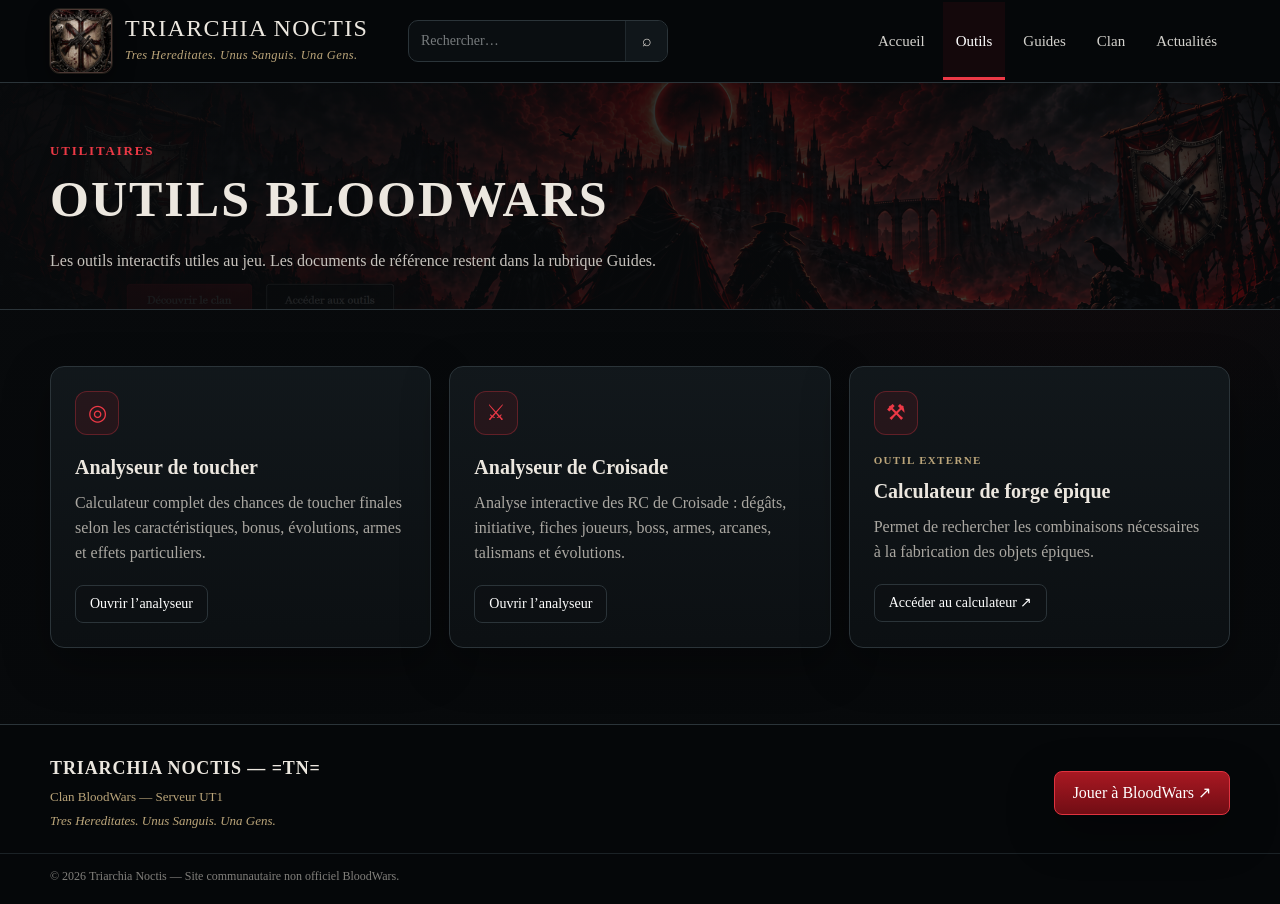
<file: outils.html>
<!doctype html><html lang="fr"><head>
<meta charset="utf-8"><meta name="viewport" content="width=device-width, initial-scale=1"><meta name="theme-color" content="#07090b">
<title>Outils — Triarchia Noctis</title><link rel="stylesheet" href="./assets/css/style.css"></head><body><header class="site-header">
  <div class="container header-row">
    <a class="brand" href="./index.html" aria-label="Retour à l'accueil">
      <img class="brand-mark" src="./assets/images/blason-clan.jpg" alt="Blason Triarchia Noctis">
      <div>
        <div class="brand-title">Triarchia Noctis</div>
        <div class="brand-motto">Tres Hereditates. Unus Sanguis. Una Gens.</div>
      </div>
    </a>
    <button class="nav-toggle" type="button" aria-label="Ouvrir le menu" aria-expanded="false">☰</button>
    <nav class="main-nav" aria-label="Navigation principale">
      <a href="./index.html" class="">Accueil</a>
      <a href="./outils.html" class="active">Outils</a>
      <a href="./guides.html" class="">Guides</a>
      <a href="./clan.html" class="">Clan</a>
      <a href="./actualites.html" class="">Actualités</a>
    </nav>
  </div>
</header>
<main>
<section class="page-hero"><div class="container"><div class="section-kicker">Utilitaires</div><h1>Outils BloodWars</h1><p>Les outils interactifs utiles au jeu. Les documents de référence restent dans la rubrique Guides.</p></div></section>
<section class="section"><div class="container"><div class="grid-3">
  <article class="card"><div class="card-icon">◎</div><h3>Analyseur de toucher</h3><p>Calculateur complet des chances de toucher finales selon les caractéristiques, bonus, évolutions, armes et effets particuliers.</p><a class="btn btn-small" href="./outils/toucher.html">Ouvrir l’analyseur</a></article>
  <article class="card"><div class="card-icon">⚔</div><h3>Analyseur de Croisade</h3><p>Analyse interactive des RC de Croisade : dégâts, initiative, fiches joueurs, boss, armes, arcanes, talismans et évolutions.</p><a class="btn btn-small" href="./outils/croisade.html">Ouvrir l’analyseur</a></article>
  <article class="card"><div class="card-icon">⚒</div><div class="card-meta">Outil externe</div><h3>Calculateur de forge épique</h3><p>Permet de rechercher les combinaisons nécessaires à la fabrication des objets épiques.</p><a class="btn btn-small" href="https://deepsideeffect.github.io/KainForgeCalculator/" target="_blank" rel="noopener">Accéder au calculateur ↗</a></article>
</div></div></section>
</main><footer class="site-footer">
  <div class="container footer-main">
    <div class="footer-brand">
      <strong>TRIARCHIA NOCTIS — =TN=</strong>
      <span>Clan BloodWars — Serveur UT1</span>
      <span><em>Tres Hereditates. Unus Sanguis. Una Gens.</em></span>
    </div>
    <a class="btn btn-primary" href="https://fr.bloodwars.net/" target="_blank" rel="noopener">Jouer à BloodWars ↗</a>
  </div>
  <div class="footer-bottom"><div class="container">© 2026 Triarchia Noctis — Site communautaire non officiel BloodWars.</div></div>
</footer><script src="./assets/js/script.js"></script></body></html>
</file>
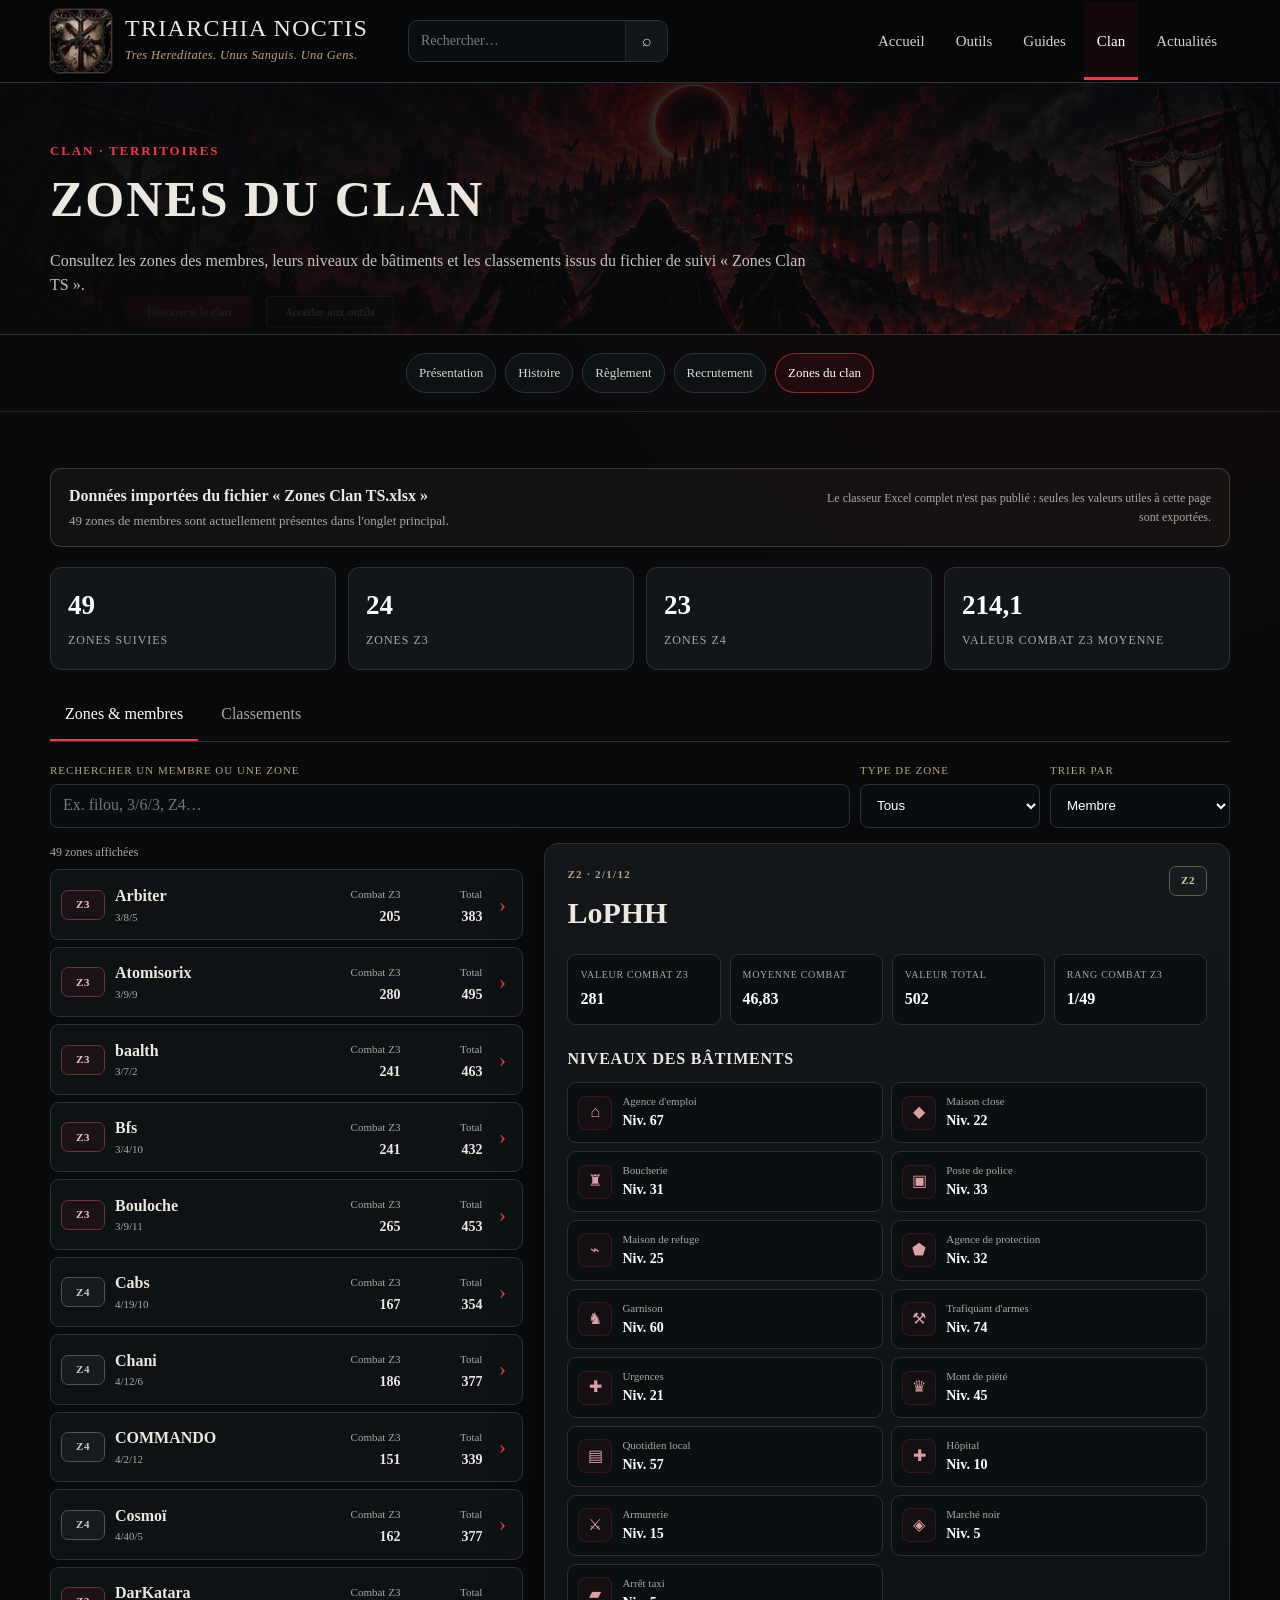
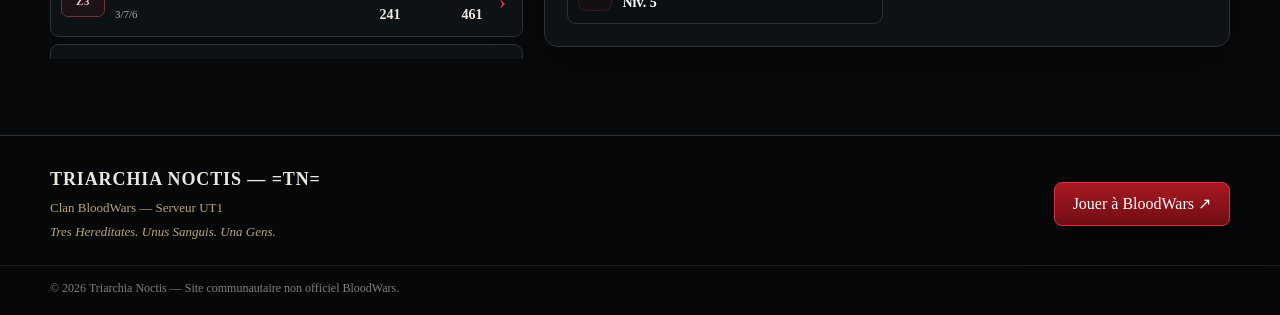
<file: clan/zones.html>
<!doctype html><html lang="fr"><head>
<meta charset="utf-8"><meta name="viewport" content="width=device-width, initial-scale=1"><meta name="theme-color" content="#07090b">
<title>Zones du clan — Triarchia Noctis</title><link rel="stylesheet" href="../assets/css/style.css"></head><body><header class="site-header">
  <div class="container header-row">
    <a class="brand" href="../index.html" aria-label="Retour à l'accueil">
      <img class="brand-mark" src="../assets/images/blason-clan.jpg" alt="Blason Triarchia Noctis">
      <div><div class="brand-title">Triarchia Noctis</div><div class="brand-motto">Tres Hereditates. Unus Sanguis. Una Gens.</div></div>
    </a>
    <button class="nav-toggle" type="button" aria-label="Ouvrir le menu" aria-expanded="false">☰</button>
    <nav class="main-nav" aria-label="Navigation principale">
      <a href="../index.html">Accueil</a><a href="../outils.html">Outils</a><a href="../guides.html">Guides</a><a href="../clan.html" class="active">Clan</a><a href="../actualites.html">Actualités</a>
    </nav>
  </div>
</header><main>
<section class="page-hero"><div class="container"><div class="section-kicker">Clan · Territoires</div><h1>Zones du clan</h1><p>Consultez les zones des membres, leurs niveaux de bâtiments et les classements issus du fichier de suivi « Zones Clan TS ».</p></div></section>
<section class="section compact-section"><div class="container"><nav class="subnav" aria-label="Navigation de la section Clan"><a href="../clan.html#presentation">Présentation</a><a href="../clan.html#histoire">Histoire</a><a href="../clan.html#reglement">Règlement</a><a href="../clan.html#recrutement">Recrutement</a><a href="./zones.html" class="subnav-active">Zones du clan</a></nav></div></section>
<section class="section zones-app-section"><div class="container">
  <div id="zonesApp" class="zones-app" aria-live="polite">
    <div class="zones-loading">Chargement des données des zones…</div>
  </div>
</div></section>
</main><footer class="site-footer">
  <div class="container footer-main"><div class="footer-brand"><strong>TRIARCHIA NOCTIS — =TN=</strong><span>Clan BloodWars — Serveur UT1</span><span><em>Tres Hereditates. Unus Sanguis. Una Gens.</em></span></div><a class="btn btn-primary" href="https://fr.bloodwars.net/" target="_blank" rel="noopener">Jouer à BloodWars ↗</a></div>
  <div class="footer-bottom"><div class="container">© 2026 Triarchia Noctis — Site communautaire non officiel BloodWars.</div></div>
</footer><script src="../assets/js/script.js"></script><script src="../assets/js/zones-data.js"></script><script src="../assets/js/zones.js"></script></body></html>
</file>
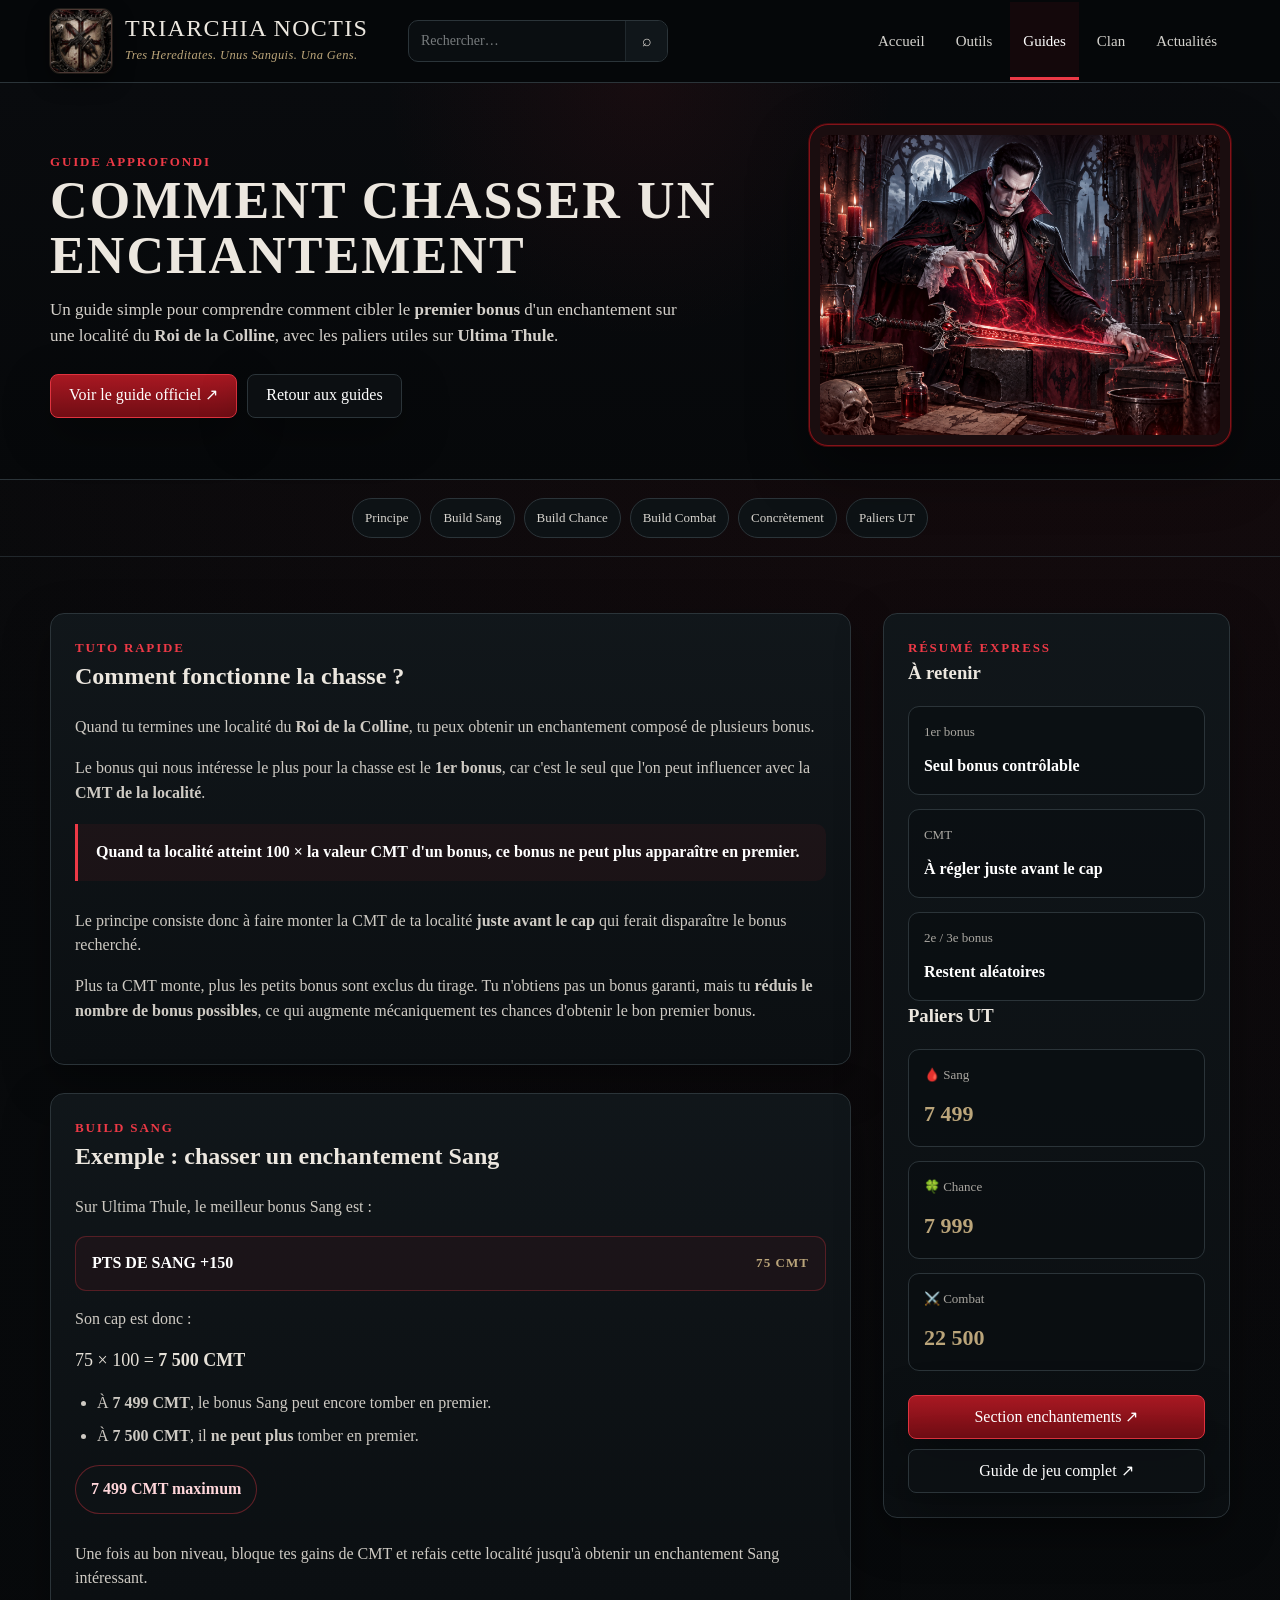
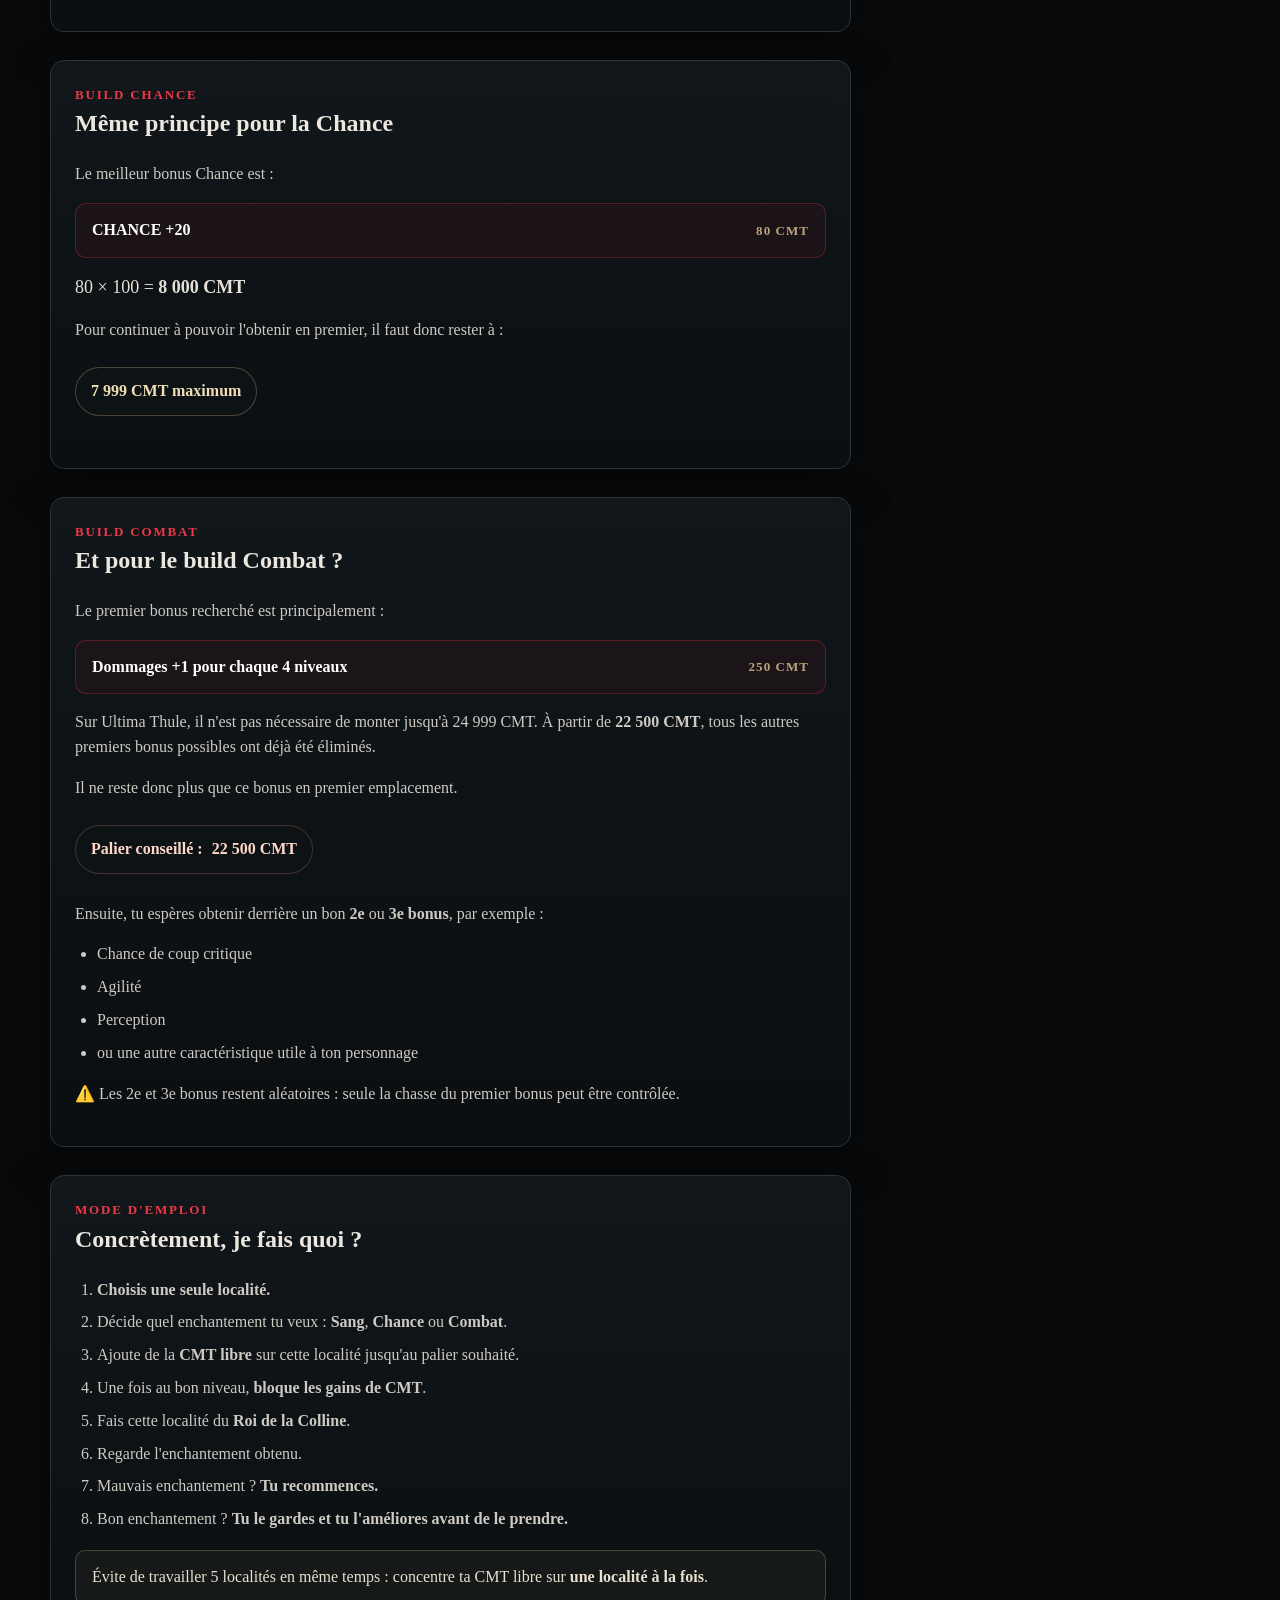
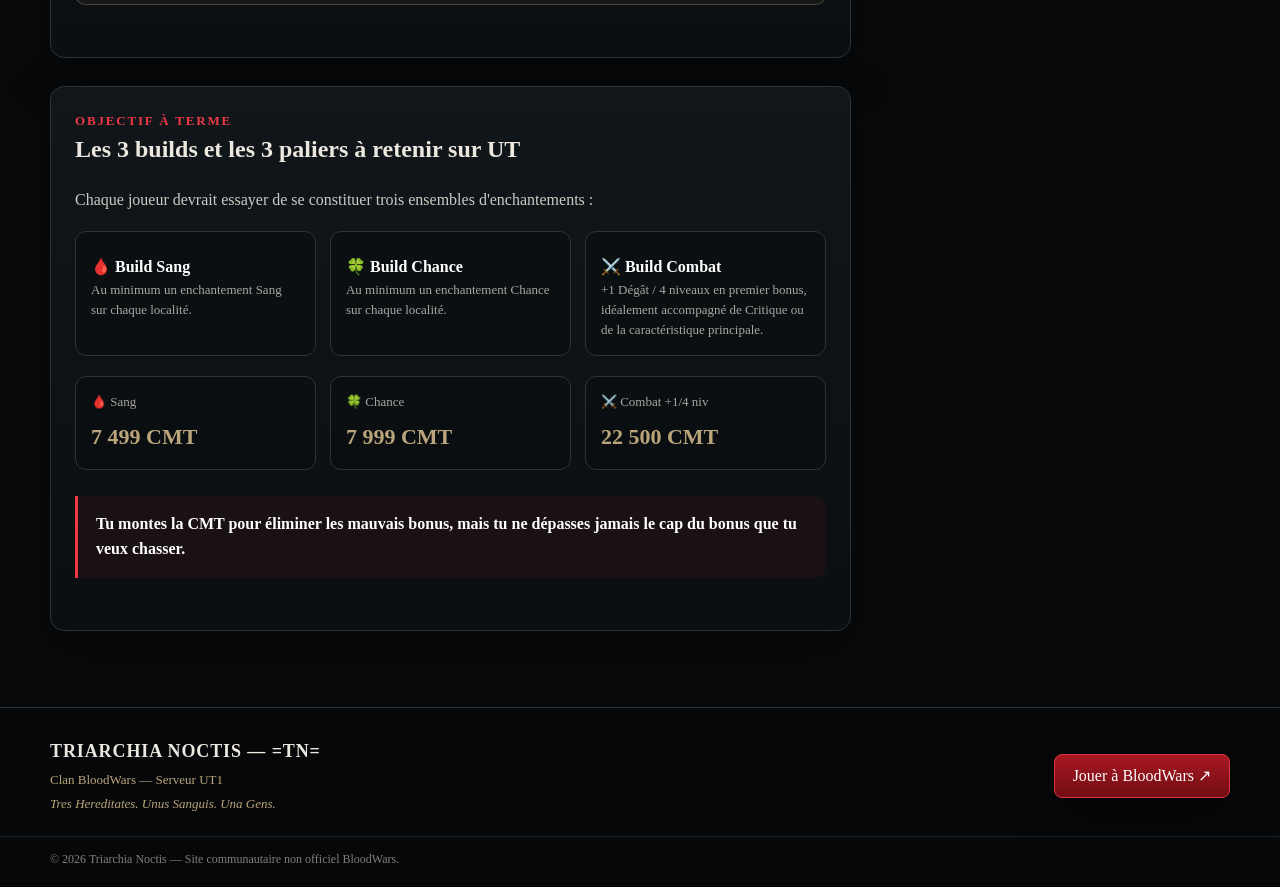
<file: guides/chasse-enchantements.html>
<!doctype html><html lang="fr"><head>
<meta charset="utf-8"><meta name="viewport" content="width=device-width, initial-scale=1"><meta name="theme-color" content="#07090b">
<title>Guide approfondi — Chasser un enchantement | Triarchia Noctis</title><link rel="stylesheet" href="../assets/css/style.css"></head><body><header class="site-header">
  <div class="container header-row">
    <a class="brand" href="../index.html" aria-label="Retour à l'accueil">
      <img class="brand-mark" src="../assets/images/blason-clan.jpg" alt="Blason Triarchia Noctis">
      <div>
        <div class="brand-title">Triarchia Noctis</div>
        <div class="brand-motto">Tres Hereditates. Unus Sanguis. Una Gens.</div>
      </div>
    </a>
    <button class="nav-toggle" type="button" aria-label="Ouvrir le menu" aria-expanded="false">☰</button>
    <nav class="main-nav" aria-label="Navigation principale">
      <a href="../index.html">Accueil</a>
      <a href="../outils.html">Outils</a>
      <a href="../guides.html" class="active">Guides</a>
      <a href="../clan.html">Clan</a>
      <a href="../actualites.html">Actualités</a>
    </nav>
  </div>
</header>
<main>
<section class="guide-hero">
  <div class="container guide-hero-shell split-layout">
    <div class="guide-hero-copy hero-left">
      <div class="section-kicker">Guide approfondi</div>
      <h1>Comment chasser un enchantement</h1>
      <p>Un guide simple pour comprendre comment cibler le <strong>premier bonus</strong> d'un enchantement sur une localité du <strong>Roi de la Colline</strong>, avec les paliers utiles sur <strong>Ultima Thule</strong>.</p>
      <div class="guide-actions">
        <a class="btn btn-primary" href="https://wiki.fr.bloodwars.net/index.php?title=Les_enchantements" target="_blank" rel="noopener">Voir le guide officiel ↗</a>
        <a class="btn" href="../guides.html">Retour aux guides</a>
      </div>
    </div>
    <div class="guide-hero-card hero-right">
      <img src="../assets/images/guide-enchantements-vampire.png" alt="Vampire forgeant une lame rouge comme illustration du guide sur la chasse aux enchantements">
    </div>
  </div>
</section>

<section class="section compact-section">
  <div class="container">
    <nav class="subnav" aria-label="Sommaire du guide">
      <a href="#principe">Principe</a>
      <a href="#sang">Build Sang</a>
      <a href="#chance">Build Chance</a>
      <a href="#combat">Build Combat</a>
      <a href="#concret">Concrètement</a>
      <a href="#paliers">Paliers UT</a>
    </nav>
  </div>
</section>

<section class="section">
  <div class="container article-layout">
    <article class="article-main">
      <div class="article-panel" id="principe">
        <div class="section-kicker">Tuto rapide</div>
        <h2>Comment fonctionne la chasse ?</h2>
        <p>Quand tu termines une localité du <strong>Roi de la Colline</strong>, tu peux obtenir un enchantement composé de plusieurs bonus.</p>
        <p>Le bonus qui nous intéresse le plus pour la chasse est le <strong>1er bonus</strong>, car c'est le seul que l'on peut influencer avec la <strong>CMT de la localité</strong>.</p>
        <div class="callout-quote">Quand ta localité atteint <strong>100 × la valeur CMT d'un bonus</strong>, ce bonus <strong>ne peut plus apparaître en premier</strong>.</div>
        <p>Le principe consiste donc à faire monter la CMT de ta localité <strong>juste avant le cap</strong> qui ferait disparaître le bonus recherché.</p>
        <p>Plus ta CMT monte, plus les petits bonus sont exclus du tirage. Tu n'obtiens pas un bonus garanti, mais tu <strong>réduis le nombre de bonus possibles</strong>, ce qui augmente mécaniquement tes chances d'obtenir le bon premier bonus.</p>
      </div>

      <div class="article-panel" id="sang">
        <div class="section-kicker">Build Sang</div>
        <h2>Exemple : chasser un enchantement Sang</h2>
        <p>Sur Ultima Thule, le meilleur bonus Sang est :</p>
        <div class="key-bonus">PTS DE SANG +150 <span>75 CMT</span></div>
        <p>Son cap est donc :</p>
        <div class="formula-line">75 × 100 = <strong>7 500 CMT</strong></div>
        <ul class="guide-list">
          <li>À <strong>7 499 CMT</strong>, le bonus Sang peut encore tomber en premier.</li>
          <li>À <strong>7 500 CMT</strong>, il <strong>ne peut plus</strong> tomber en premier.</li>
        </ul>
        <div class="palier-box blood">7 499 CMT maximum</div>
        <p>Une fois au bon niveau, bloque tes gains de CMT et refais cette localité jusqu'à obtenir un enchantement Sang intéressant.</p>
      </div>

      <div class="article-panel" id="chance">
        <div class="section-kicker">Build Chance</div>
        <h2>Même principe pour la Chance</h2>
        <p>Le meilleur bonus Chance est :</p>
        <div class="key-bonus">CHANCE +20 <span>80 CMT</span></div>
        <div class="formula-line">80 × 100 = <strong>8 000 CMT</strong></div>
        <p>Pour continuer à pouvoir l'obtenir en premier, il faut donc rester à :</p>
        <div class="palier-box luck">7 999 CMT maximum</div>
      </div>

      <div class="article-panel" id="combat">
        <div class="section-kicker">Build Combat</div>
        <h2>Et pour le build Combat ?</h2>
        <p>Le premier bonus recherché est principalement :</p>
        <div class="key-bonus">Dommages +1 pour chaque 4 niveaux <span>250 CMT</span></div>
        <p>Sur Ultima Thule, il n'est pas nécessaire de monter jusqu'à 24 999 CMT. À partir de <strong>22 500 CMT</strong>, tous les autres premiers bonus possibles ont déjà été éliminés.</p>
        <p>Il ne reste donc plus que ce bonus en premier emplacement.</p>
        <div class="palier-box combat">Palier conseillé : <strong>22 500 CMT</strong></div>
        <p>Ensuite, tu espères obtenir derrière un bon <strong>2e</strong> ou <strong>3e bonus</strong>, par exemple :</p>
        <ul class="guide-list">
          <li>Chance de coup critique</li>
          <li>Agilité</li>
          <li>Perception</li>
          <li>ou une autre caractéristique utile à ton personnage</li>
        </ul>
        <p class="muted">⚠️ Les 2e et 3e bonus restent aléatoires : seule la chasse du premier bonus peut être contrôlée.</p>
      </div>

      <div class="article-panel" id="concret">
        <div class="section-kicker">Mode d'emploi</div>
        <h2>Concrètement, je fais quoi ?</h2>
        <ol class="guide-steps">
          <li><strong>Choisis une seule localité.</strong></li>
          <li>Décide quel enchantement tu veux : <strong>Sang</strong>, <strong>Chance</strong> ou <strong>Combat</strong>.</li>
          <li>Ajoute de la <strong>CMT libre</strong> sur cette localité jusqu'au palier souhaité.</li>
          <li>Une fois au bon niveau, <strong>bloque les gains de CMT</strong>.</li>
          <li>Fais cette localité du <strong>Roi de la Colline</strong>.</li>
          <li>Regarde l'enchantement obtenu.</li>
          <li>Mauvais enchantement ? <strong>Tu recommences.</strong></li>
          <li>Bon enchantement ? <strong>Tu le gardes et tu l'améliores avant de le prendre.</strong></li>
        </ol>
        <div class="info-note">Évite de travailler 5 localités en même temps : concentre ta CMT libre sur <strong>une localité à la fois</strong>.</div>
      </div>

      <div class="article-panel" id="paliers">
        <div class="section-kicker">Objectif à terme</div>
        <h2>Les 3 builds et les 3 paliers à retenir sur UT</h2>
        <p>Chaque joueur devrait essayer de se constituer trois ensembles d'enchantements :</p>
        <div class="goal-grid">
          <div><strong>🩸 Build Sang</strong><span>Au minimum un enchantement Sang sur chaque localité.</span></div>
          <div><strong>🍀 Build Chance</strong><span>Au minimum un enchantement Chance sur chaque localité.</span></div>
          <div><strong>⚔️ Build Combat</strong><span>+1 Dégât / 4 niveaux en premier bonus, idéalement accompagné de Critique ou de la caractéristique principale.</span></div>
        </div>
        <div class="threshold-grid">
          <div class="threshold-card"><span>🩸 Sang</span><strong>7 499 CMT</strong></div>
          <div class="threshold-card"><span>🍀 Chance</span><strong>7 999 CMT</strong></div>
          <div class="threshold-card"><span>⚔️ Combat +1/4 niv</span><strong>22 500 CMT</strong></div>
        </div>
        <div class="callout-quote">Tu montes la CMT pour éliminer les mauvais bonus, mais tu ne dépasses jamais le cap du bonus que tu veux chasser.</div>
      </div>
    </article>

    <aside class="article-side">
      <div class="article-panel sticky-panel">
        <div class="section-kicker">Résumé express</div>
        <h3 class="mt-0">À retenir</h3>
        <div class="mini-summary">
          <div><span>1er bonus</span><strong>Seul bonus contrôlable</strong></div>
          <div><span>CMT</span><strong>À régler juste avant le cap</strong></div>
          <div><span>2e / 3e bonus</span><strong>Restent aléatoires</strong></div>
        </div>
        <h3>Paliers UT</h3>
        <div class="threshold-list">
          <div><span>🩸 Sang</span><strong>7 499</strong></div>
          <div><span>🍀 Chance</span><strong>7 999</strong></div>
          <div><span>⚔️ Combat</span><strong>22 500</strong></div>
        </div>
        <div class="guide-actions guide-actions-column">
          <a class="btn btn-primary" href="https://wiki.fr.bloodwars.net/index.php?title=Les_enchantements" target="_blank" rel="noopener">Section enchantements ↗</a>
          <a class="btn" href="https://wiki.fr.bloodwars.net/index.php?title=Guide_de_jeu" target="_blank" rel="noopener">Guide de jeu complet ↗</a>
        </div>
      </div>
    </aside>
  </div>
</section>
</main><footer class="site-footer">
  <div class="container footer-main">
    <div class="footer-brand">
      <strong>TRIARCHIA NOCTIS — =TN=</strong>
      <span>Clan BloodWars — Serveur UT1</span>
      <span><em>Tres Hereditates. Unus Sanguis. Una Gens.</em></span>
    </div>
    <a class="btn btn-primary" href="https://fr.bloodwars.net/" target="_blank" rel="noopener">Jouer à BloodWars ↗</a>
  </div>
  <div class="footer-bottom"><div class="container">© 2026 Triarchia Noctis — Site communautaire non officiel BloodWars.</div></div>
</footer><script src="../assets/js/script.js"></script></body></html>
</file>
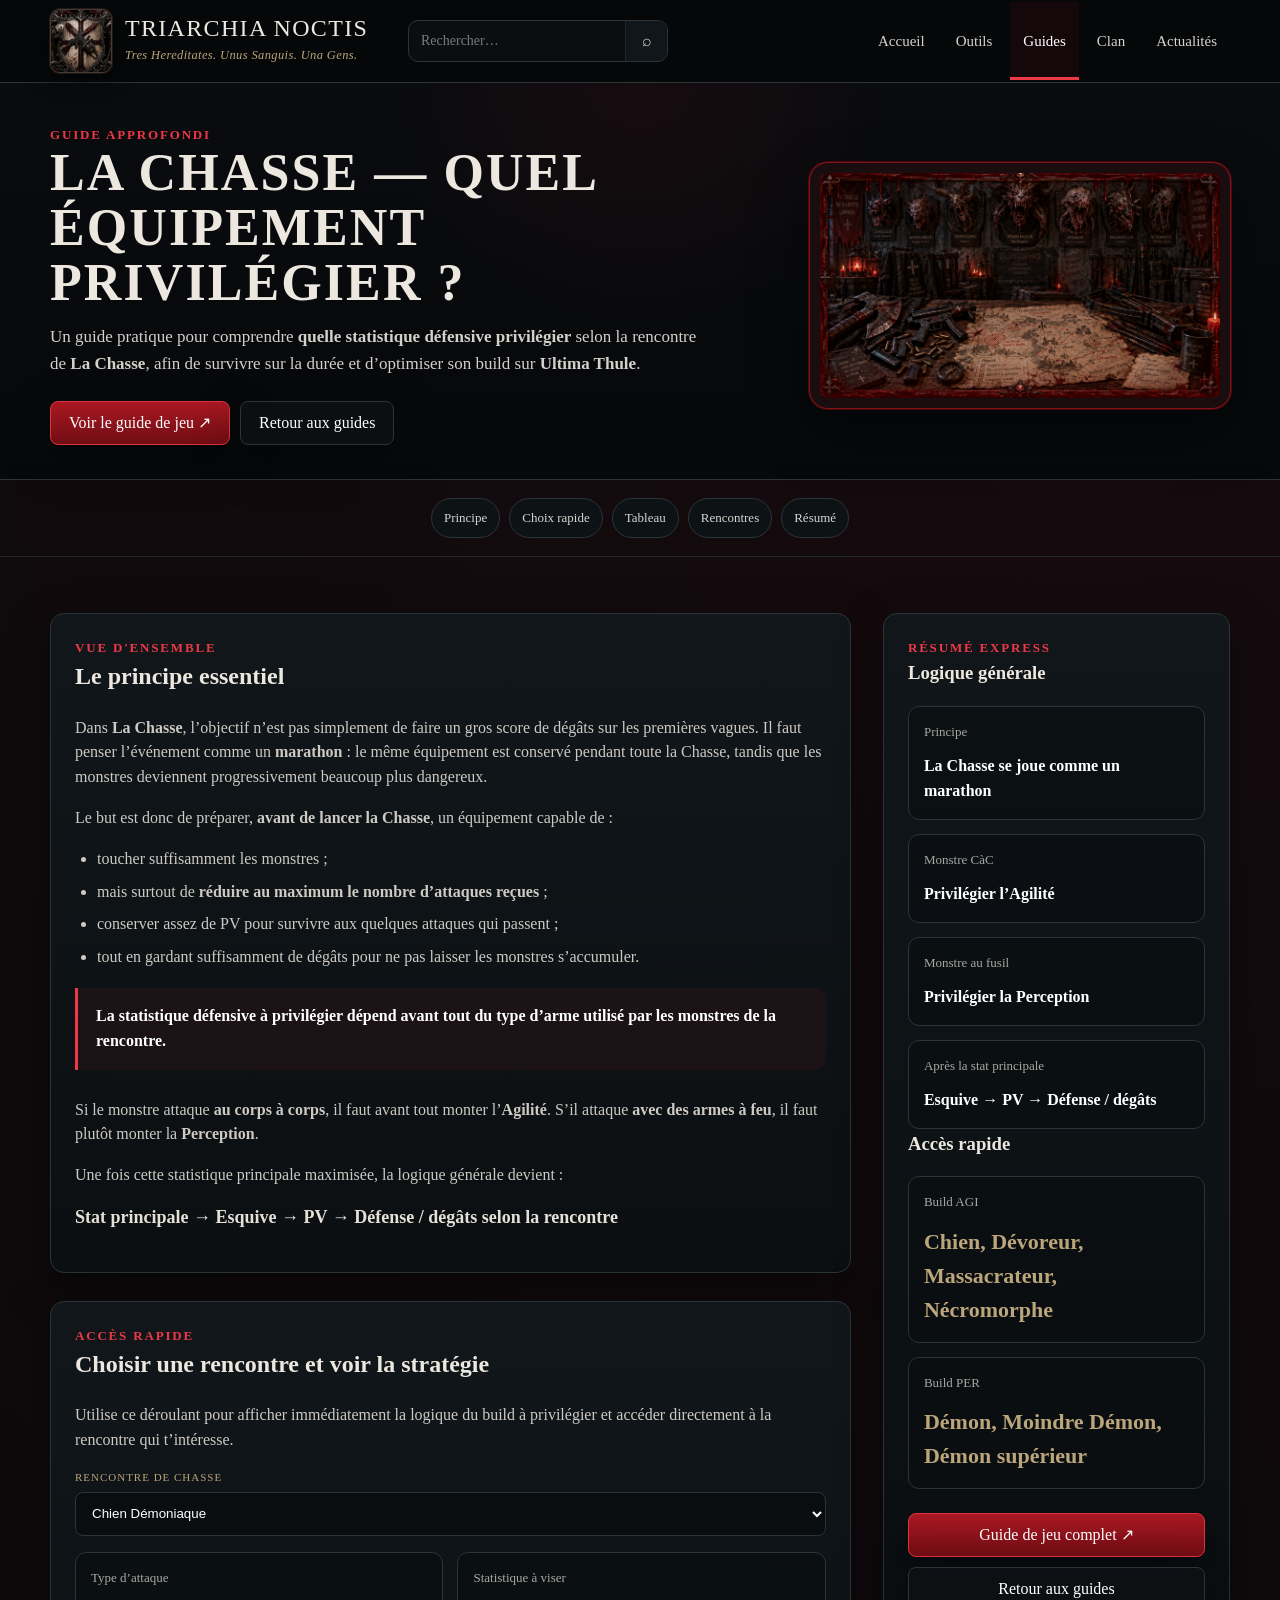
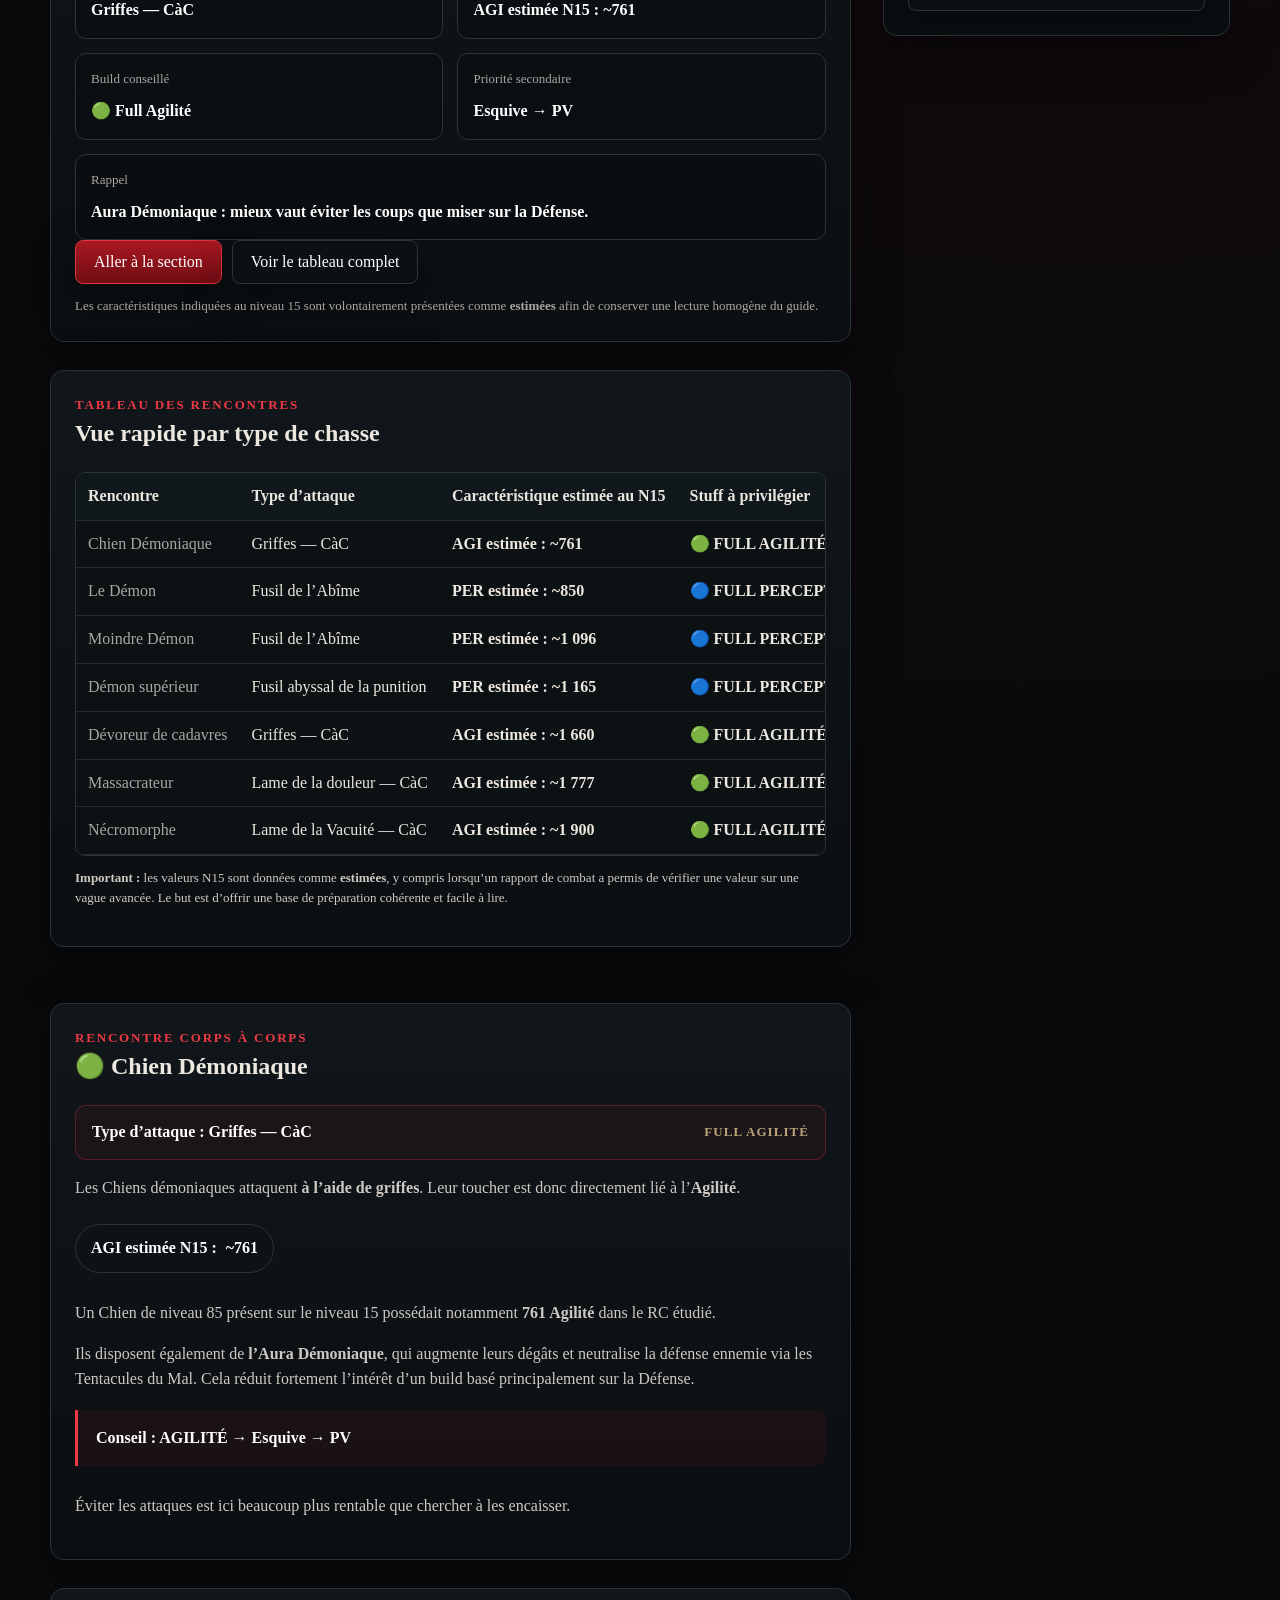
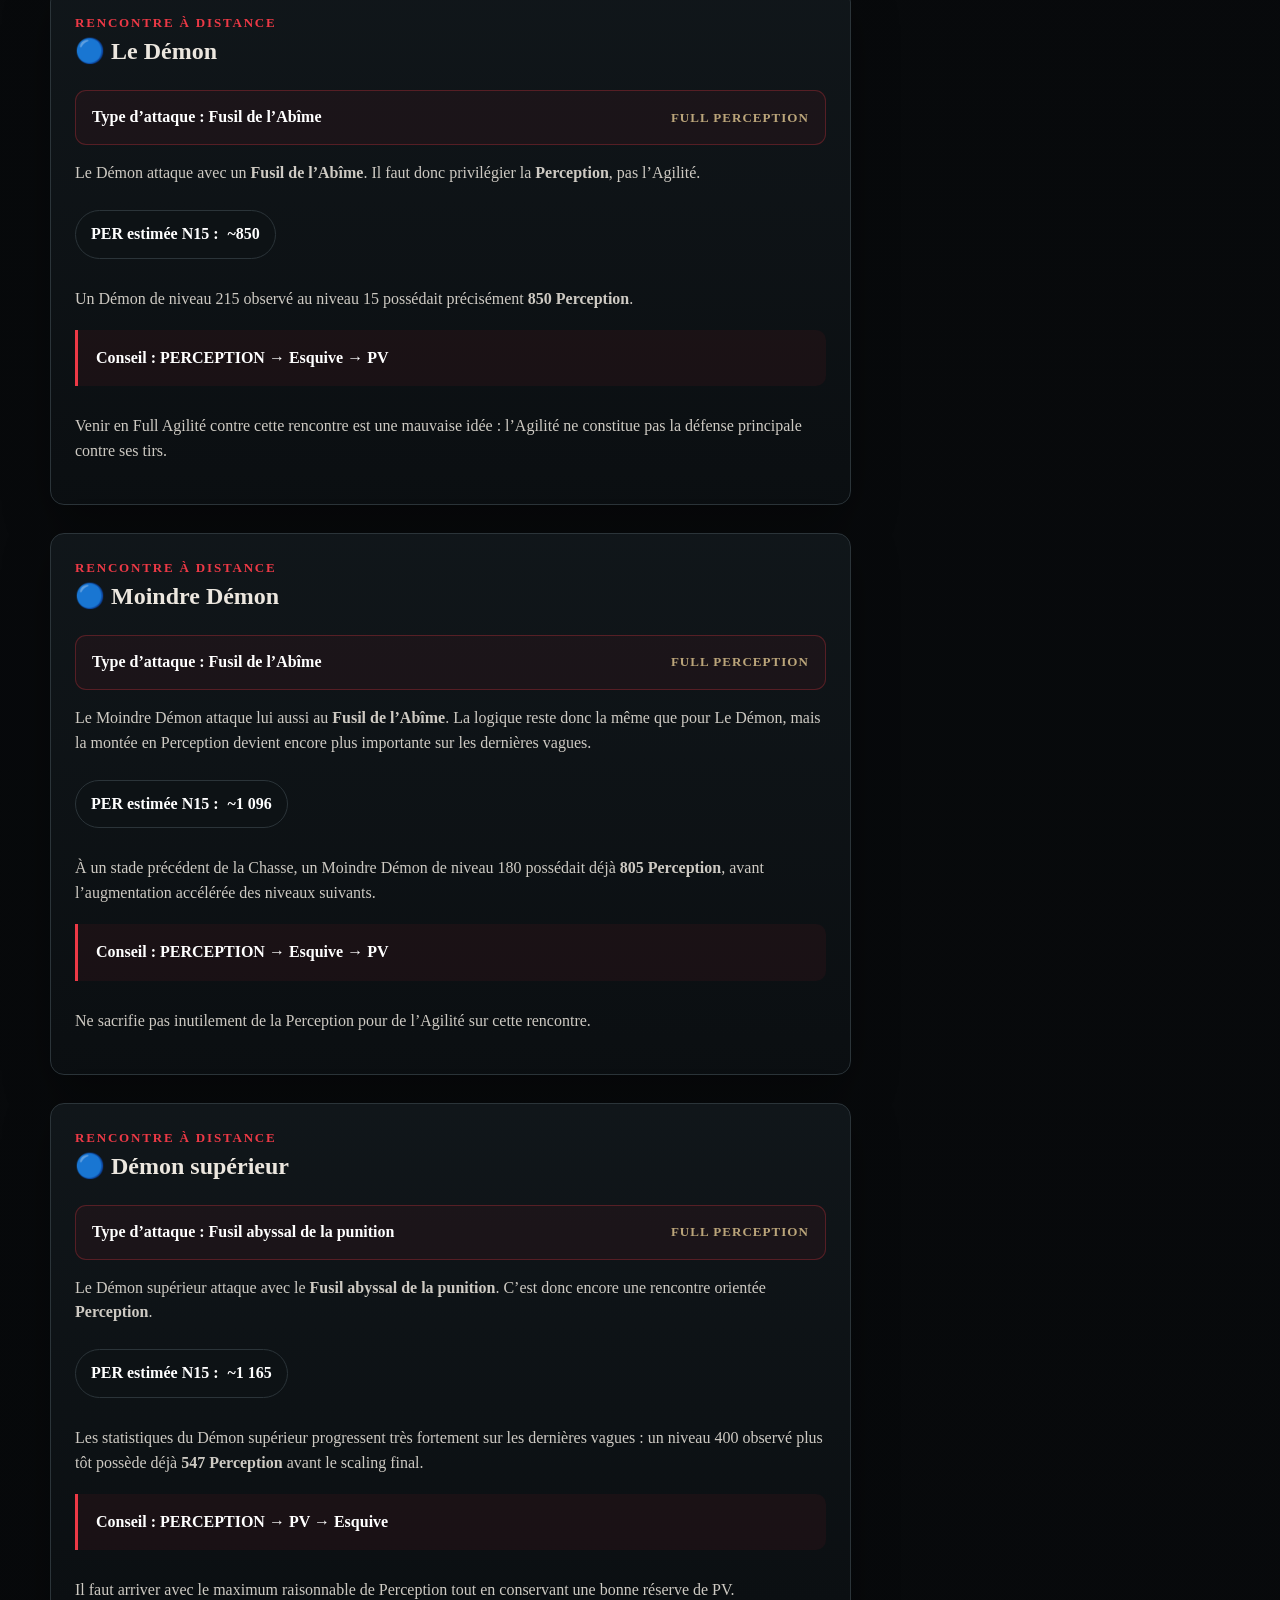
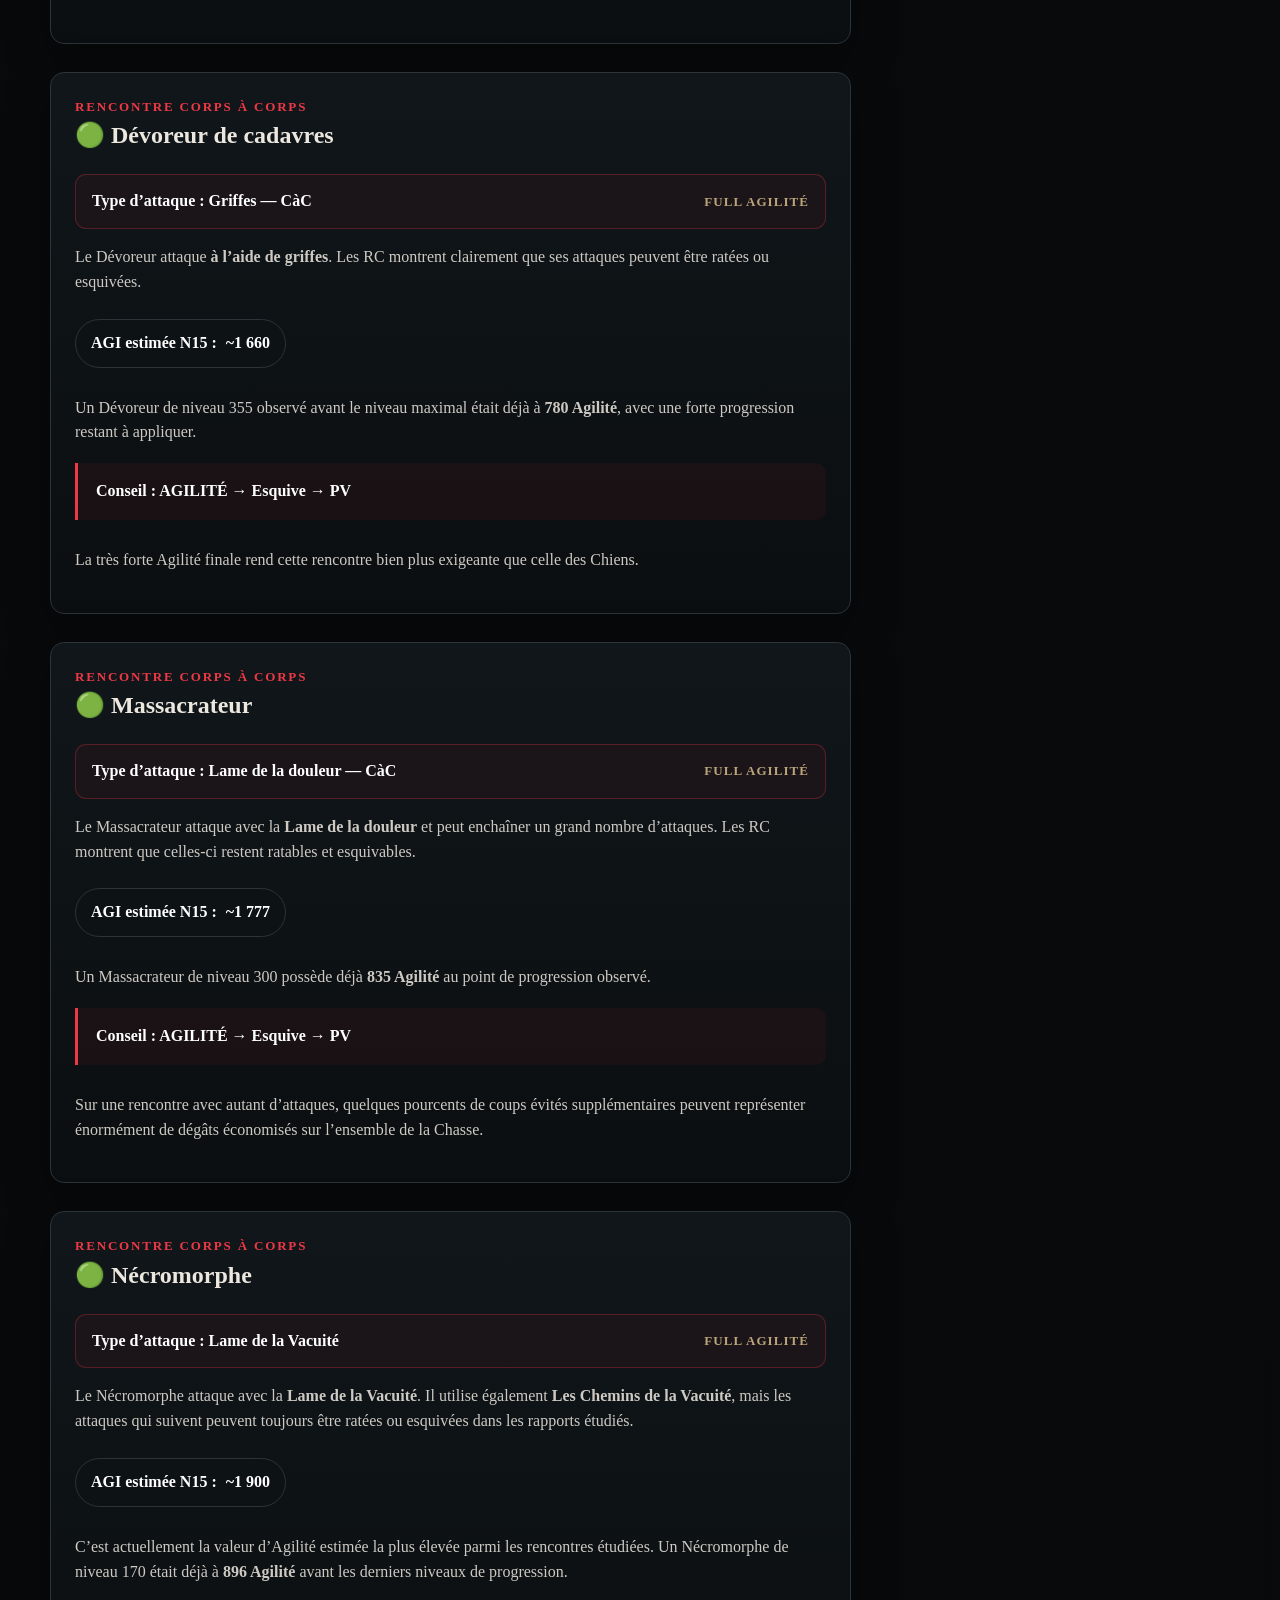
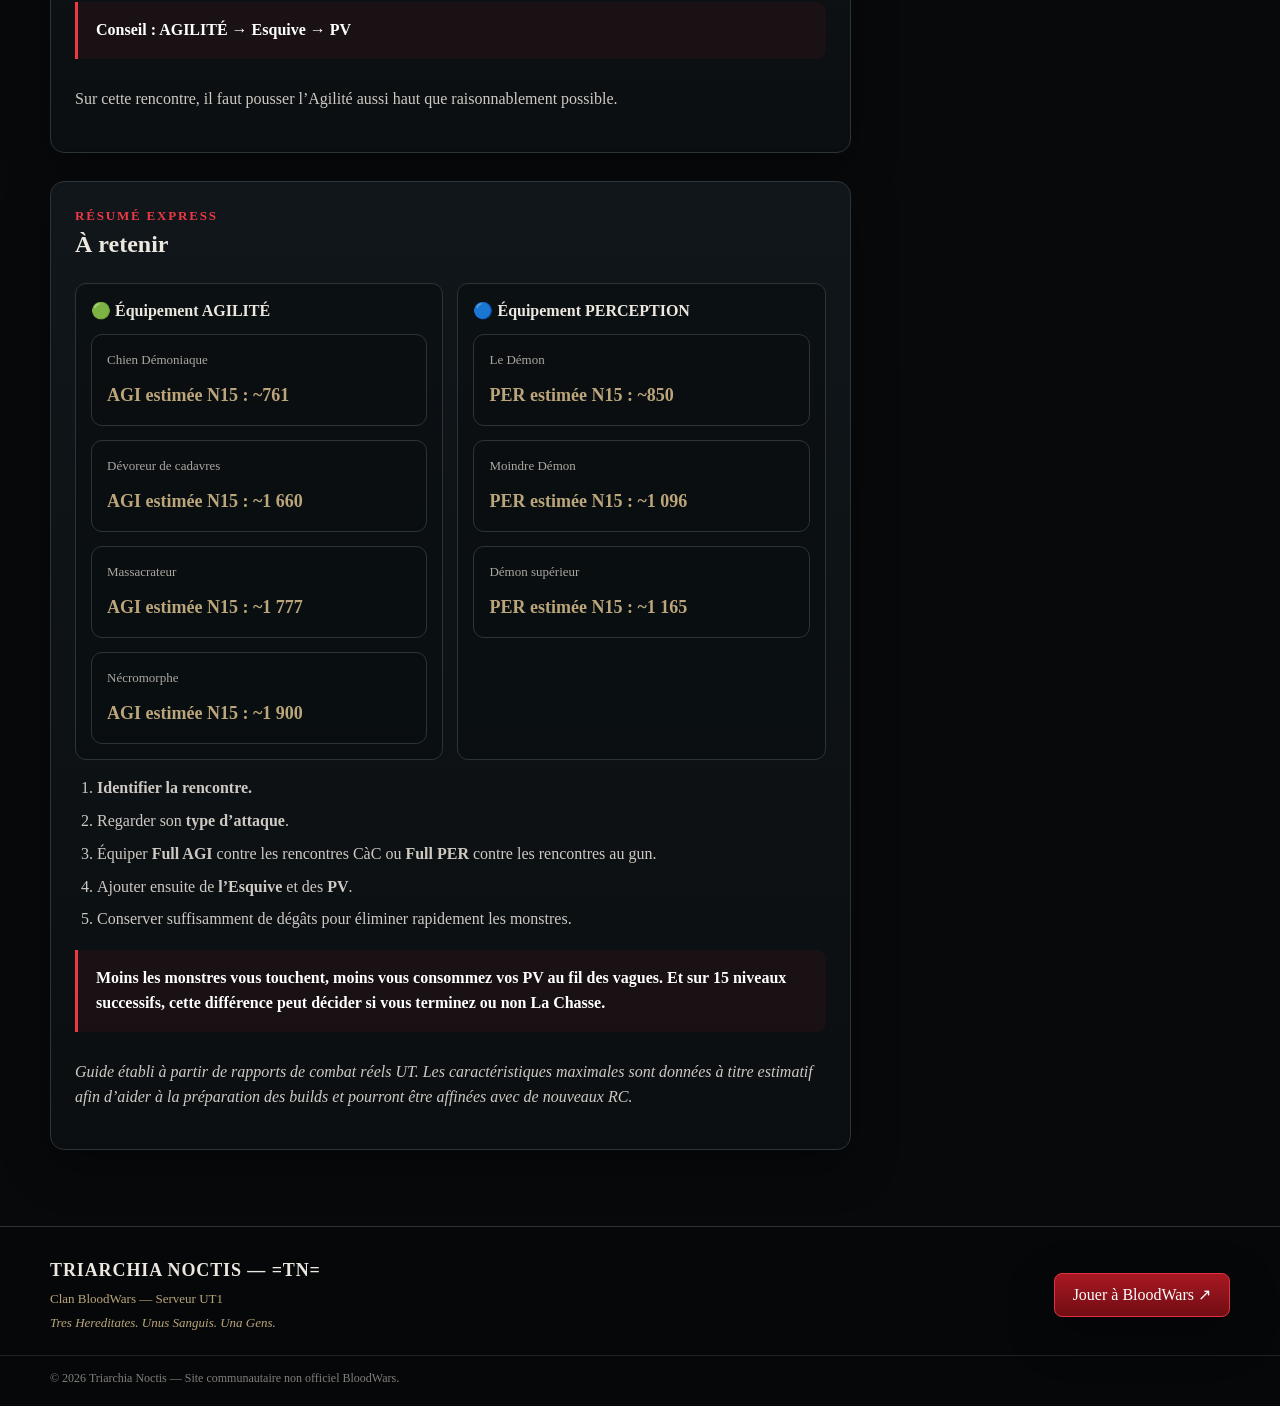
<file: guides/chasse-equipement.html>
<!doctype html><html lang="fr"><head>
<meta charset="utf-8"><meta name="viewport" content="width=device-width, initial-scale=1"><meta name="theme-color" content="#07090b">
<title>Guide approfondi — La Chasse : quel équipement privilégier ? | Triarchia Noctis</title><link rel="stylesheet" href="../assets/css/style.css">
<style>
.quick-selector { display:grid; gap:12px; }
.quick-selector label { display:grid; gap:6px; }
.quick-selector label > span { color: var(--gold); font-size: 11px; text-transform: uppercase; letter-spacing: .09em; }
.quick-selector select { min-height:44px; width:100%; border:1px solid var(--line); border-radius:8px; background:#090d10; color:#fff; padding:0 12px; }
.quick-selector-actions { display:flex; flex-wrap:wrap; gap:10px; }
.hunt-preview { display:grid; grid-template-columns:repeat(2,minmax(0,1fr)); gap:14px; margin-top:16px; }
.hunt-preview > div { padding:15px; border:1px solid var(--line); border-radius:11px; background:rgba(10,14,17,.68); }
.hunt-preview span, .selector-note { display:block; color:var(--muted); font-size:13px; }
.hunt-preview strong { display:block; margin-top:10px; color:#fff; }
.table-note { margin-top:12px; color:var(--muted); font-size:13px; }
.summary-columns { display:grid; grid-template-columns:1fr 1fr; gap:14px; margin-top:16px; }
.summary-box { padding:15px; border:1px solid var(--line); border-radius:11px; background:rgba(10,14,17,.68); }
.summary-box h4 { margin:0 0 10px; }
.summary-box .threshold-list strong { font-size:18px; }
.article-main,
.article-side,
.article-panel { min-width: 0; }
.article-side { align-self: start; width: 100%; max-width: 100%; }
.comparison-table-wrap { max-width: 100%; }
.sticky-panel { position: static; top: auto; }
@media (max-width: 760px) {
  .hunt-preview, .summary-columns { grid-template-columns:1fr; }
}
</style></head><body><header class="site-header">
  <div class="container header-row">
    <a class="brand" href="../index.html" aria-label="Retour à l'accueil">
      <img class="brand-mark" src="../assets/images/blason-clan.jpg" alt="Blason Triarchia Noctis">
      <div>
        <div class="brand-title">Triarchia Noctis</div>
        <div class="brand-motto">Tres Hereditates. Unus Sanguis. Una Gens.</div>
      </div>
    </a>
    <button class="nav-toggle" type="button" aria-label="Ouvrir le menu" aria-expanded="false">☰</button>
    <nav class="main-nav" aria-label="Navigation principale">
      <a href="../index.html">Accueil</a>
      <a href="../outils.html">Outils</a>
      <a href="../guides.html" class="active">Guides</a>
      <a href="../clan.html">Clan</a>
      <a href="../actualites.html">Actualités</a>
    </nav>
  </div>
</header>
<main>
<section class="guide-hero">
  <div class="container guide-hero-shell split-layout">
    <div class="guide-hero-copy hero-left">
      <div class="section-kicker">Guide approfondi</div>
      <h1>La Chasse — quel équipement privilégier ?</h1>
      <p>Un guide pratique pour comprendre <strong>quelle statistique défensive privilégier</strong> selon la rencontre de <strong>La Chasse</strong>, afin de survivre sur la durée et d’optimiser son build sur <strong>Ultima Thule</strong>.</p>
      <div class="guide-actions">
        <a class="btn btn-primary" href="https://wiki.fr.bloodwars.net/index.php?title=Guide_de_jeu" target="_blank" rel="noopener">Voir le guide de jeu ↗</a>
        <a class="btn" href="../guides.html">Retour aux guides</a>
      </div>
    </div>
    <div class="guide-hero-card hero-right">
      <img src="../assets/images/guide-chasse.png" alt="Table de chasse BloodWars avec armes, monstres et carte tactique">
    </div>
  </div>
</section>

<section class="section compact-section">
  <div class="container">
    <nav class="subnav" aria-label="Sommaire du guide">
      <a href="#principe">Principe</a>
      <a href="#selection">Choix rapide</a>
      <a href="#tableau">Tableau</a>
      <a href="#rencontres">Rencontres</a>
      <a href="#resume">Résumé</a>
    </nav>
  </div>
</section>

<section class="section">
  <div class="container article-layout">
    <article class="article-main">
      <div class="article-panel" id="principe">
        <div class="section-kicker">Vue d'ensemble</div>
        <h2>Le principe essentiel</h2>
        <p>Dans <strong>La Chasse</strong>, l’objectif n’est pas simplement de faire un gros score de dégâts sur les premières vagues. Il faut penser l’événement comme un <strong>marathon</strong> : le même équipement est conservé pendant toute la Chasse, tandis que les monstres deviennent progressivement beaucoup plus dangereux.</p>
        <p>Le but est donc de préparer, <strong>avant de lancer la Chasse</strong>, un équipement capable de :</p>
        <ul class="guide-list">
          <li>toucher suffisamment les monstres ;</li>
          <li>mais surtout de <strong>réduire au maximum le nombre d’attaques reçues</strong> ;</li>
          <li>conserver assez de PV pour survivre aux quelques attaques qui passent ;</li>
          <li>tout en gardant suffisamment de dégâts pour ne pas laisser les monstres s’accumuler.</li>
        </ul>
        <div class="callout-quote">La statistique défensive à privilégier dépend avant tout du <strong>type d’arme utilisé par les monstres</strong> de la rencontre.</div>
        <p>Si le monstre attaque <strong>au corps à corps</strong>, il faut avant tout monter l’<strong>Agilité</strong>. S’il attaque <strong>avec des armes à feu</strong>, il faut plutôt monter la <strong>Perception</strong>.</p>
        <p>Une fois cette statistique principale maximisée, la logique générale devient :</p>
        <div class="formula-line"><strong>Stat principale → Esquive → PV → Défense / dégâts selon la rencontre</strong></div>
      </div>

      <div class="article-panel" id="selection">
        <div class="section-kicker">Accès rapide</div>
        <h2>Choisir une rencontre et voir la stratégie</h2>
        <p>Utilise ce déroulant pour afficher immédiatement la logique du build à privilégier et accéder directement à la rencontre qui t’intéresse.</p>
        <div class="quick-selector">
          <label>
            <span>Rencontre de chasse</span>
            <select id="hunt-selector">
              <option value="chien">Chien Démoniaque</option>
              <option value="demon">Le Démon</option>
              <option value="moindre">Moindre Démon</option>
              <option value="superieur">Démon supérieur</option>
              <option value="devoreur">Dévoreur de cadavres</option>
              <option value="massacrateur">Massacrateur</option>
              <option value="necromorphe">Nécromorphe</option>
            </select>
          </label>
        </div>
        <div id="hunt-preview" class="hunt-preview" aria-live="polite"></div>
        <div class="quick-selector-actions">
          <a class="btn btn-primary" id="hunt-go" href="#chien">Aller à la section</a>
          <a class="btn" href="#tableau">Voir le tableau complet</a>
        </div>
        <div class="table-note">Les caractéristiques indiquées au niveau 15 sont volontairement présentées comme <strong>estimées</strong> afin de conserver une lecture homogène du guide.</div>
      </div>

      <div class="article-panel" id="tableau">
        <div class="section-kicker">Tableau des rencontres</div>
        <h2>Vue rapide par type de chasse</h2>
        <div class="comparison-table-wrap">
          <table class="comparison-table">
            <thead>
              <tr>
                <th>Rencontre</th>
                <th>Type d’attaque</th>
                <th>Caractéristique estimée au N15</th>
                <th>Stuff à privilégier</th>
                <th>Priorité secondaire</th>
              </tr>
            </thead>
            <tbody>
              <tr><th>Chien Démoniaque</th><td>Griffes — CàC</td><td><strong>AGI estimée : ~761</strong></td><td>🟢 <strong>FULL AGILITÉ</strong></td><td>Esquive → PV</td></tr>
              <tr><th>Le Démon</th><td>Fusil de l’Abîme</td><td><strong>PER estimée : ~850</strong></td><td>🔵 <strong>FULL PERCEPTION</strong></td><td>Esquive → PV</td></tr>
              <tr><th>Moindre Démon</th><td>Fusil de l’Abîme</td><td><strong>PER estimée : ~1 096</strong></td><td>🔵 <strong>FULL PERCEPTION</strong></td><td>Esquive → PV</td></tr>
              <tr><th>Démon supérieur</th><td>Fusil abyssal de la punition</td><td><strong>PER estimée : ~1 165</strong></td><td>🔵 <strong>FULL PERCEPTION</strong></td><td>PV → Esquive</td></tr>
              <tr><th>Dévoreur de cadavres</th><td>Griffes — CàC</td><td><strong>AGI estimée : ~1 660</strong></td><td>🟢 <strong>FULL AGILITÉ</strong></td><td>Esquive → PV</td></tr>
              <tr><th>Massacrateur</th><td>Lame de la douleur — CàC</td><td><strong>AGI estimée : ~1 777</strong></td><td>🟢 <strong>FULL AGILITÉ</strong></td><td>Esquive → PV</td></tr>
              <tr><th>Nécromorphe</th><td>Lame de la Vacuité — CàC</td><td><strong>AGI estimée : ~1 900</strong></td><td>🟢 <strong>FULL AGILITÉ</strong></td><td>Esquive → PV</td></tr>
            </tbody>
          </table>
        </div>
        <p class="table-note"><strong>Important :</strong> les valeurs N15 sont données comme <strong>estimées</strong>, y compris lorsqu’un rapport de combat a permis de vérifier une valeur sur une vague avancée. Le but est d’offrir une base de préparation cohérente et facile à lire.</p>
      </div>

      <div id="rencontres"></div>

      <div class="article-panel" id="chien">
        <div class="section-kicker">Rencontre corps à corps</div>
        <h2>🟢 Chien Démoniaque</h2>
        <div class="key-bonus">Type d’attaque : Griffes — CàC <span>FULL AGILITÉ</span></div>
        <p>Les Chiens démoniaques attaquent <strong>à l’aide de griffes</strong>. Leur toucher est donc directement lié à l’<strong>Agilité</strong>.</p>
        <div class="palier-box">AGI estimée N15 : <strong>~761</strong></div>
        <p>Un Chien de niveau 85 présent sur le niveau 15 possédait notamment <strong>761 Agilité</strong> dans le RC étudié.</p>
        <p>Ils disposent également de <strong>l’Aura Démoniaque</strong>, qui augmente leurs dégâts et neutralise la défense ennemie via les Tentacules du Mal. Cela réduit fortement l’intérêt d’un build basé principalement sur la Défense.</p>
        <div class="callout-quote">Conseil : <strong>AGILITÉ → Esquive → PV</strong></div>
        <p>Éviter les attaques est ici beaucoup plus rentable que chercher à les encaisser.</p>
      </div>

      <div class="article-panel" id="demon">
        <div class="section-kicker">Rencontre à distance</div>
        <h2>🔵 Le Démon</h2>
        <div class="key-bonus">Type d’attaque : Fusil de l’Abîme <span>FULL PERCEPTION</span></div>
        <p>Le Démon attaque avec un <strong>Fusil de l’Abîme</strong>. Il faut donc privilégier la <strong>Perception</strong>, pas l’Agilité.</p>
        <div class="palier-box">PER estimée N15 : <strong>~850</strong></div>
        <p>Un Démon de niveau 215 observé au niveau 15 possédait précisément <strong>850 Perception</strong>.</p>
        <div class="callout-quote">Conseil : <strong>PERCEPTION → Esquive → PV</strong></div>
        <p>Venir en Full Agilité contre cette rencontre est une mauvaise idée : l’Agilité ne constitue pas la défense principale contre ses tirs.</p>
      </div>

      <div class="article-panel" id="moindre">
        <div class="section-kicker">Rencontre à distance</div>
        <h2>🔵 Moindre Démon</h2>
        <div class="key-bonus">Type d’attaque : Fusil de l’Abîme <span>FULL PERCEPTION</span></div>
        <p>Le Moindre Démon attaque lui aussi au <strong>Fusil de l’Abîme</strong>. La logique reste donc la même que pour Le Démon, mais la montée en Perception devient encore plus importante sur les dernières vagues.</p>
        <div class="palier-box">PER estimée N15 : <strong>~1 096</strong></div>
        <p>À un stade précédent de la Chasse, un Moindre Démon de niveau 180 possédait déjà <strong>805 Perception</strong>, avant l’augmentation accélérée des niveaux suivants.</p>
        <div class="callout-quote">Conseil : <strong>PERCEPTION → Esquive → PV</strong></div>
        <p>Ne sacrifie pas inutilement de la Perception pour de l’Agilité sur cette rencontre.</p>
      </div>

      <div class="article-panel" id="superieur">
        <div class="section-kicker">Rencontre à distance</div>
        <h2>🔵 Démon supérieur</h2>
        <div class="key-bonus">Type d’attaque : Fusil abyssal de la punition <span>FULL PERCEPTION</span></div>
        <p>Le Démon supérieur attaque avec le <strong>Fusil abyssal de la punition</strong>. C’est donc encore une rencontre orientée <strong>Perception</strong>.</p>
        <div class="palier-box">PER estimée N15 : <strong>~1 165</strong></div>
        <p>Les statistiques du Démon supérieur progressent très fortement sur les dernières vagues : un niveau 400 observé plus tôt possède déjà <strong>547 Perception</strong> avant le scaling final.</p>
        <div class="callout-quote">Conseil : <strong>PERCEPTION → PV → Esquive</strong></div>
        <p>Il faut arriver avec le maximum raisonnable de Perception tout en conservant une bonne réserve de PV.</p>
      </div>

      <div class="article-panel" id="devoreur">
        <div class="section-kicker">Rencontre corps à corps</div>
        <h2>🟢 Dévoreur de cadavres</h2>
        <div class="key-bonus">Type d’attaque : Griffes — CàC <span>FULL AGILITÉ</span></div>
        <p>Le Dévoreur attaque <strong>à l’aide de griffes</strong>. Les RC montrent clairement que ses attaques peuvent être ratées ou esquivées.</p>
        <div class="palier-box">AGI estimée N15 : <strong>~1 660</strong></div>
        <p>Un Dévoreur de niveau 355 observé avant le niveau maximal était déjà à <strong>780 Agilité</strong>, avec une forte progression restant à appliquer.</p>
        <div class="callout-quote">Conseil : <strong>AGILITÉ → Esquive → PV</strong></div>
        <p>La très forte Agilité finale rend cette rencontre bien plus exigeante que celle des Chiens.</p>
      </div>

      <div class="article-panel" id="massacrateur">
        <div class="section-kicker">Rencontre corps à corps</div>
        <h2>🟢 Massacrateur</h2>
        <div class="key-bonus">Type d’attaque : Lame de la douleur — CàC <span>FULL AGILITÉ</span></div>
        <p>Le Massacrateur attaque avec la <strong>Lame de la douleur</strong> et peut enchaîner un grand nombre d’attaques. Les RC montrent que celles-ci restent ratables et esquivables.</p>
        <div class="palier-box">AGI estimée N15 : <strong>~1 777</strong></div>
        <p>Un Massacrateur de niveau 300 possède déjà <strong>835 Agilité</strong> au point de progression observé.</p>
        <div class="callout-quote">Conseil : <strong>AGILITÉ → Esquive → PV</strong></div>
        <p>Sur une rencontre avec autant d’attaques, quelques pourcents de coups évités supplémentaires peuvent représenter énormément de dégâts économisés sur l’ensemble de la Chasse.</p>
      </div>

      <div class="article-panel" id="necromorphe">
        <div class="section-kicker">Rencontre corps à corps</div>
        <h2>🟢 Nécromorphe</h2>
        <div class="key-bonus">Type d’attaque : Lame de la Vacuité <span>FULL AGILITÉ</span></div>
        <p>Le Nécromorphe attaque avec la <strong>Lame de la Vacuité</strong>. Il utilise également <strong>Les Chemins de la Vacuité</strong>, mais les attaques qui suivent peuvent toujours être ratées ou esquivées dans les rapports étudiés.</p>
        <div class="palier-box">AGI estimée N15 : <strong>~1 900</strong></div>
        <p>C’est actuellement la valeur d’Agilité estimée la plus élevée parmi les rencontres étudiées. Un Nécromorphe de niveau 170 était déjà à <strong>896 Agilité</strong> avant les derniers niveaux de progression.</p>
        <div class="callout-quote">Conseil : <strong>AGILITÉ → Esquive → PV</strong></div>
        <p>Sur cette rencontre, il faut pousser l’Agilité aussi haut que raisonnablement possible.</p>
      </div>

      <div class="article-panel" id="resume">
        <div class="section-kicker">Résumé express</div>
        <h2>À retenir</h2>
        <div class="summary-columns">
          <div class="summary-box">
            <h4>🟢 Équipement AGILITÉ</h4>
            <div class="threshold-list">
              <div><span>Chien Démoniaque</span><strong>AGI estimée N15 : ~761</strong></div>
              <div><span>Dévoreur de cadavres</span><strong>AGI estimée N15 : ~1 660</strong></div>
              <div><span>Massacrateur</span><strong>AGI estimée N15 : ~1 777</strong></div>
              <div><span>Nécromorphe</span><strong>AGI estimée N15 : ~1 900</strong></div>
            </div>
          </div>
          <div class="summary-box">
            <h4>🔵 Équipement PERCEPTION</h4>
            <div class="threshold-list">
              <div><span>Le Démon</span><strong>PER estimée N15 : ~850</strong></div>
              <div><span>Moindre Démon</span><strong>PER estimée N15 : ~1 096</strong></div>
              <div><span>Démon supérieur</span><strong>PER estimée N15 : ~1 165</strong></div>
            </div>
          </div>
        </div>
        <ol class="guide-steps">
          <li><strong>Identifier la rencontre.</strong></li>
          <li>Regarder son <strong>type d’attaque</strong>.</li>
          <li>Équiper <strong>Full AGI</strong> contre les rencontres CàC ou <strong>Full PER</strong> contre les rencontres au gun.</li>
          <li>Ajouter ensuite de <strong>l’Esquive</strong> et des <strong>PV</strong>.</li>
          <li>Conserver suffisamment de dégâts pour éliminer rapidement les monstres.</li>
        </ol>
        <div class="callout-quote">Moins les monstres vous touchent, moins vous consommez vos PV au fil des vagues. Et sur <strong>15 niveaux successifs</strong>, cette différence peut décider si vous terminez ou non La Chasse.</div>
        <p class="muted"><em>Guide établi à partir de rapports de combat réels UT. Les caractéristiques maximales sont données à titre estimatif afin d’aider à la préparation des builds et pourront être affinées avec de nouveaux RC.</em></p>
      </div>
    </article>

    <aside class="article-side">
      <div class="article-panel sticky-panel">
        <div class="section-kicker">Résumé express</div>
        <h3 class="mt-0">Logique générale</h3>
        <div class="mini-summary">
          <div><span>Principe</span><strong>La Chasse se joue comme un marathon</strong></div>
          <div><span>Monstre CàC</span><strong>Privilégier l’Agilité</strong></div>
          <div><span>Monstre au fusil</span><strong>Privilégier la Perception</strong></div>
          <div><span>Après la stat principale</span><strong>Esquive → PV → Défense / dégâts</strong></div>
        </div>
        <h3>Accès rapide</h3>
        <div class="threshold-list">
          <div><span>Build AGI</span><strong>Chien, Dévoreur, Massacrateur, Nécromorphe</strong></div>
          <div><span>Build PER</span><strong>Démon, Moindre Démon, Démon supérieur</strong></div>
        </div>
        <div class="guide-actions guide-actions-column">
          <a class="btn btn-primary" href="https://wiki.fr.bloodwars.net/index.php?title=Guide_de_jeu" target="_blank" rel="noopener">Guide de jeu complet ↗</a>
          <a class="btn" href="../guides.html">Retour aux guides</a>
        </div>
      </div>
    </aside>
  </div>
</section>
</main><footer class="site-footer">
  <div class="container footer-main">
    <div class="footer-brand">
      <strong>TRIARCHIA NOCTIS — =TN=</strong>
      <span>Clan BloodWars — Serveur UT1</span>
      <span><em>Tres Hereditates. Unus Sanguis. Una Gens.</em></span>
    </div>
    <a class="btn btn-primary" href="https://fr.bloodwars.net/" target="_blank" rel="noopener">Jouer à BloodWars ↗</a>
  </div>
  <div class="footer-bottom"><div class="container">© 2026 Triarchia Noctis — Site communautaire non officiel BloodWars.</div></div>
</footer><script src="../assets/js/script.js"></script>
<script>
(function () {
  const data = {
    chien: {target:'#chien', type:'Griffes — CàC', stat:'AGI estimée N15 : ~761', build:'🟢 Full Agilité', secondary:'Esquive → PV', note:'Aura Démoniaque : mieux vaut éviter les coups que miser sur la Défense.'},
    demon: {target:'#demon', type:'Fusil de l’Abîme', stat:'PER estimée N15 : ~850', build:'🔵 Full Perception', secondary:'Esquive → PV', note:'L’Agilité n’est pas la défense principale contre ses tirs.'},
    moindre: {target:'#moindre', type:'Fusil de l’Abîme', stat:'PER estimée N15 : ~1 096', build:'🔵 Full Perception', secondary:'Esquive → PV', note:'La Perception devient encore plus importante sur les dernières vagues.'},
    superieur: {target:'#superieur', type:'Fusil abyssal de la punition', stat:'PER estimée N15 : ~1 165', build:'🔵 Full Perception', secondary:'PV → Esquive', note:'Conserver une bonne réserve de PV en plus de la Perception.'},
    devoreur: {target:'#devoreur', type:'Griffes — CàC', stat:'AGI estimée N15 : ~1 660', build:'🟢 Full Agilité', secondary:'Esquive → PV', note:'Rencontre nettement plus exigeante que celle des Chiens.'},
    massacrateur: {target:'#massacrateur', type:'Lame de la douleur — CàC', stat:'AGI estimée N15 : ~1 777', build:'🟢 Full Agilité', secondary:'Esquive → PV', note:'Beaucoup d’attaques : chaque coup évité compte énormément.'},
    necromorphe: {target:'#necromorphe', type:'Lame de la Vacuité', stat:'AGI estimée N15 : ~1 900', build:'🟢 Full Agilité', secondary:'Esquive → PV', note:'La valeur d’Agilité estimée la plus élevée parmi les rencontres listées.'}
  };
  const select = document.getElementById('hunt-selector');
  const preview = document.getElementById('hunt-preview');
  const go = document.getElementById('hunt-go');
  function render() {
    const item = data[select.value];
    if (!item) return;
    preview.innerHTML = `
      <div><span>Type d’attaque</span><strong>${item.type}</strong></div>
      <div><span>Statistique à viser</span><strong>${item.stat}</strong></div>
      <div><span>Build conseillé</span><strong>${item.build}</strong></div>
      <div><span>Priorité secondaire</span><strong>${item.secondary}</strong></div>
      <div style="grid-column:1 / -1"><span>Rappel</span><strong>${item.note}</strong></div>
    `;
    go.setAttribute('href', item.target);
  }
  select.addEventListener('change', render);
  go.addEventListener('click', function (event) {
    event.preventDefault();
    const item = data[select.value];
    if (!item) return;
    const el = document.querySelector(item.target);
    if (!el) return;
    el.scrollIntoView({ behavior:'smooth', block:'start' });
    history.replaceState(null, '', item.target);
  });
  render();
})();
</script></body></html>
</file>
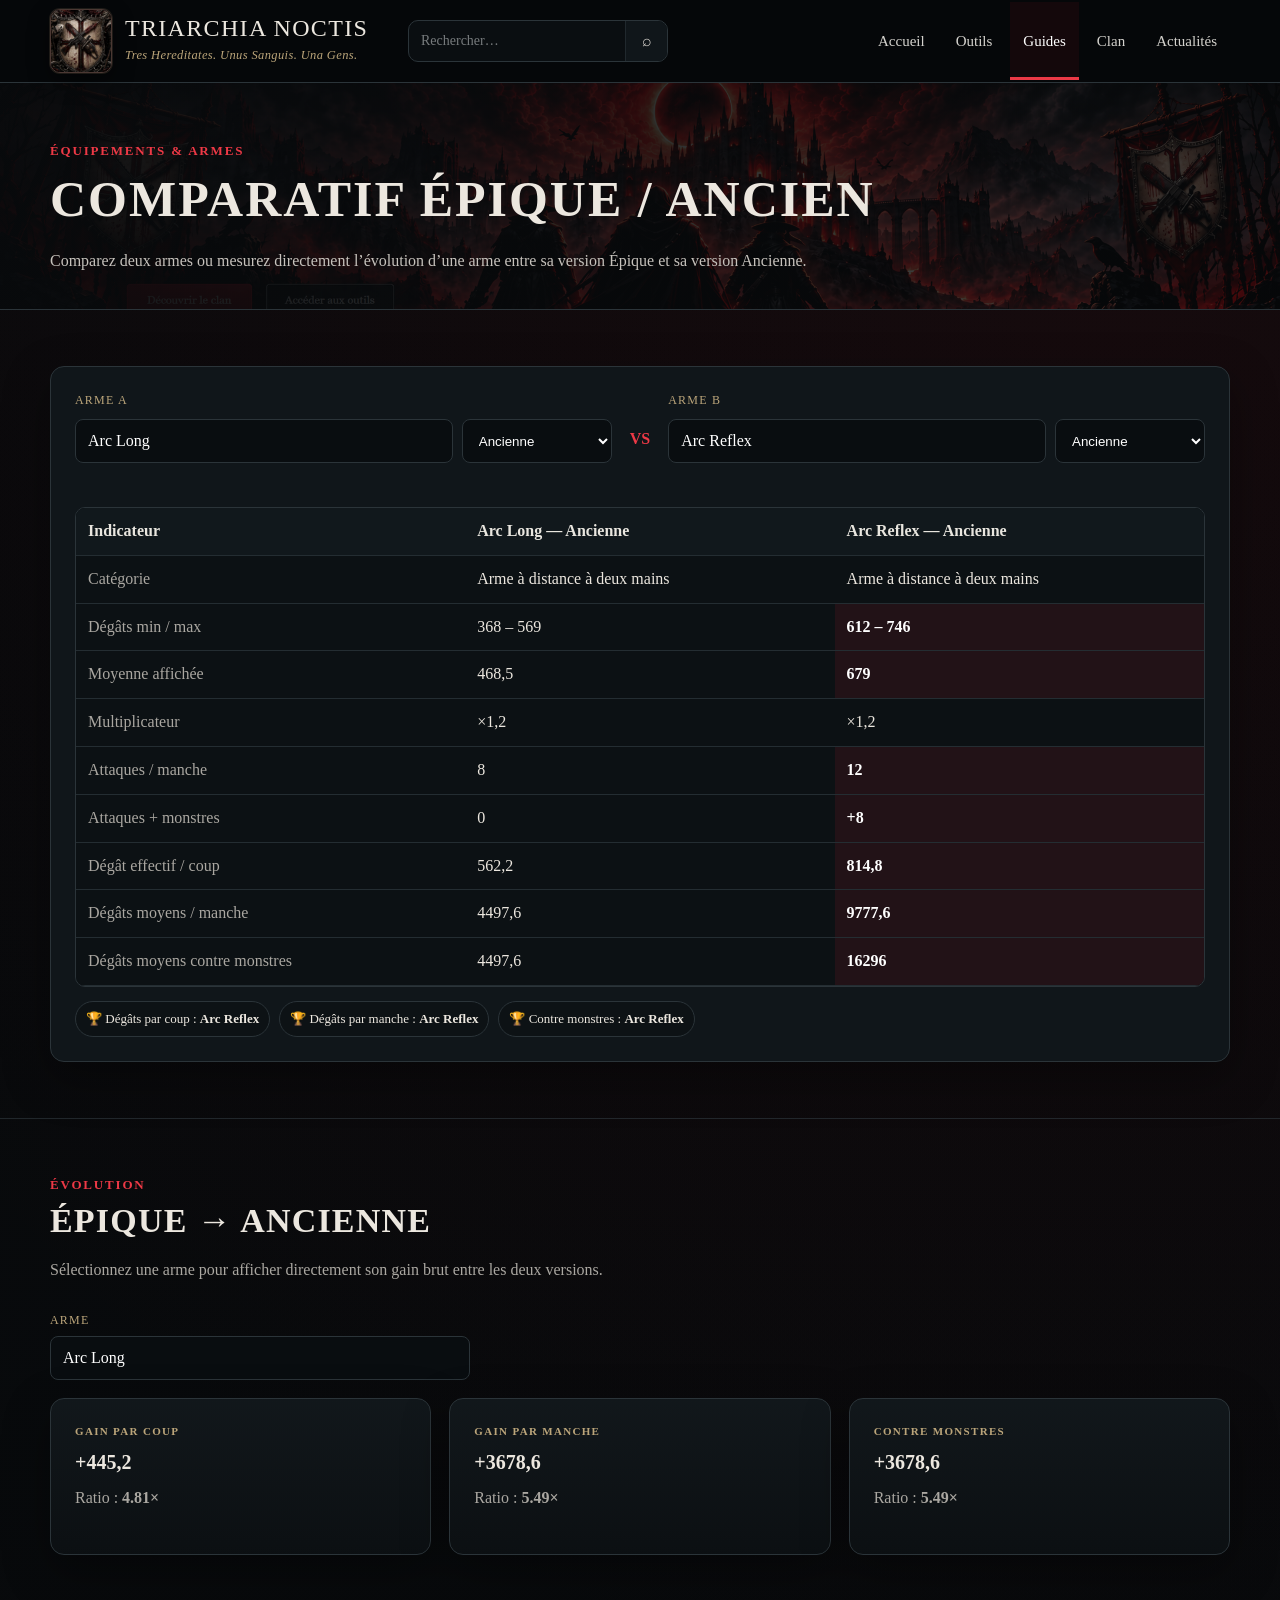
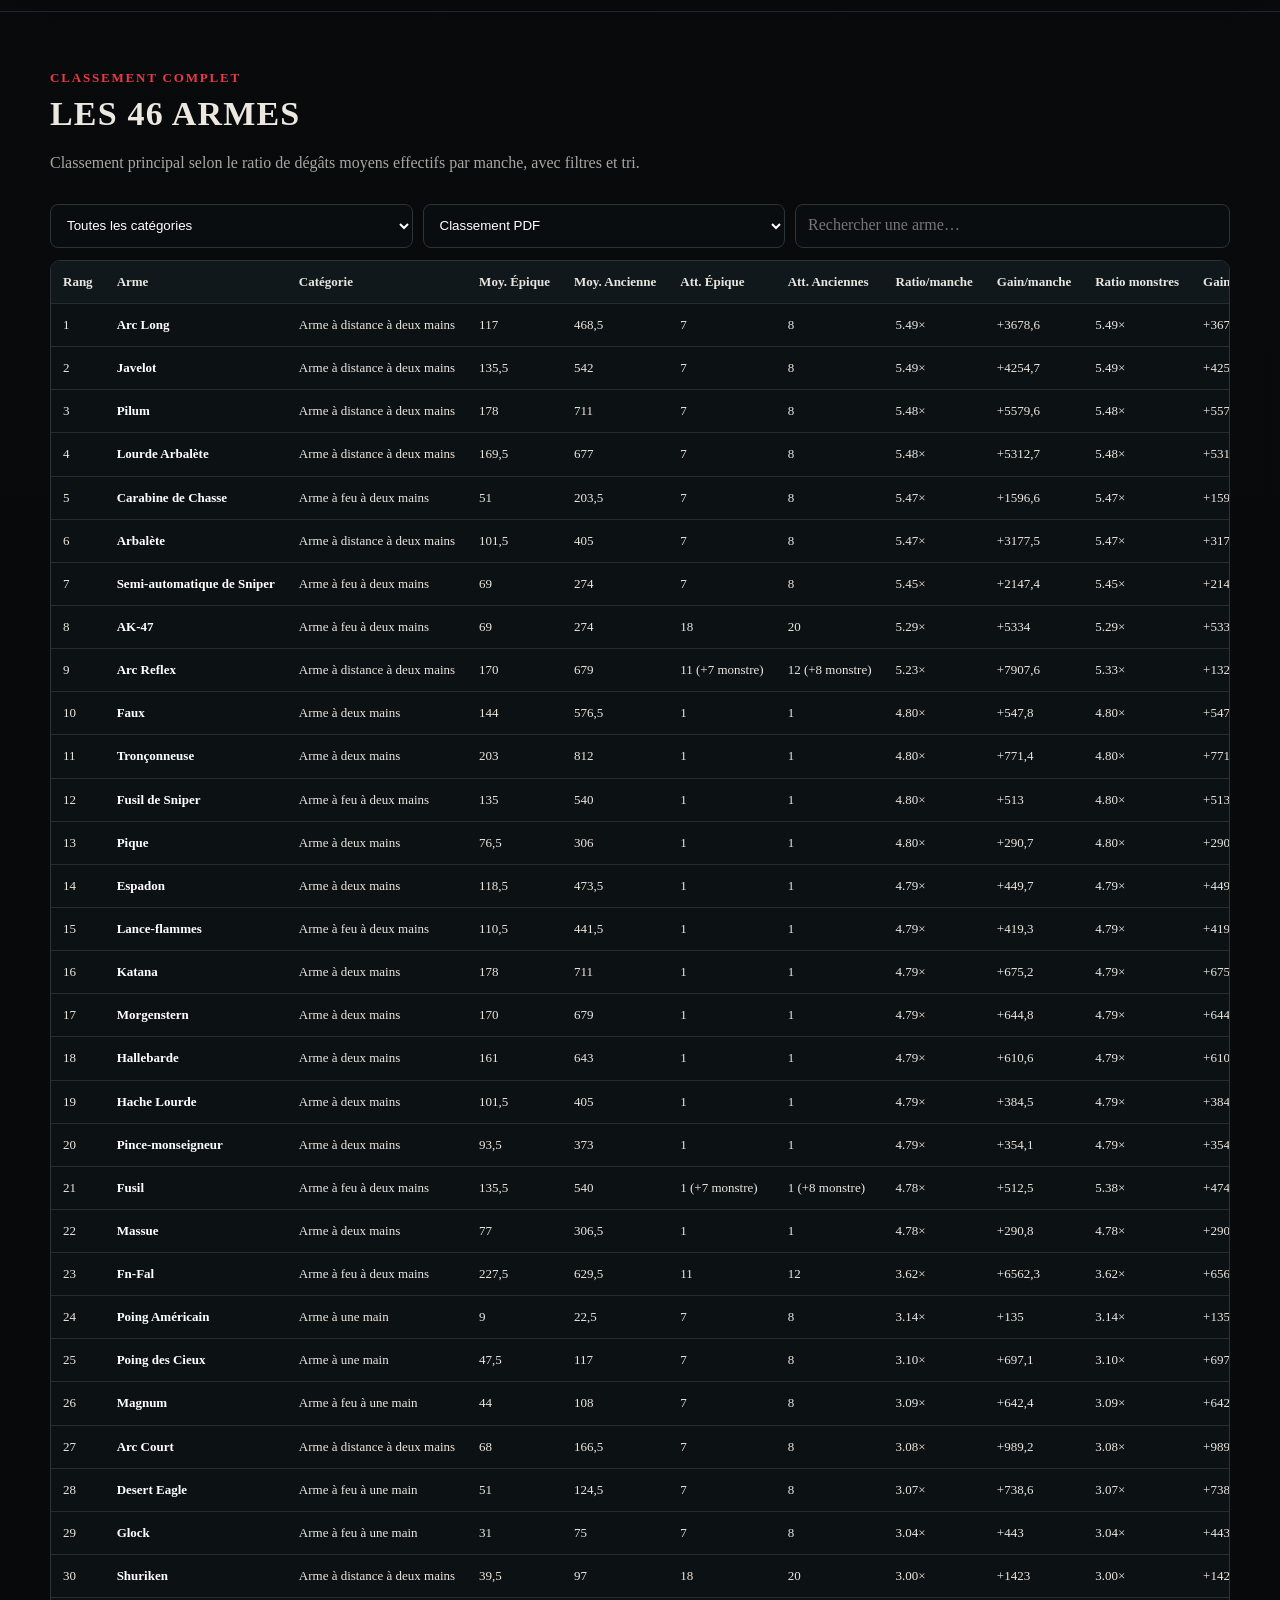
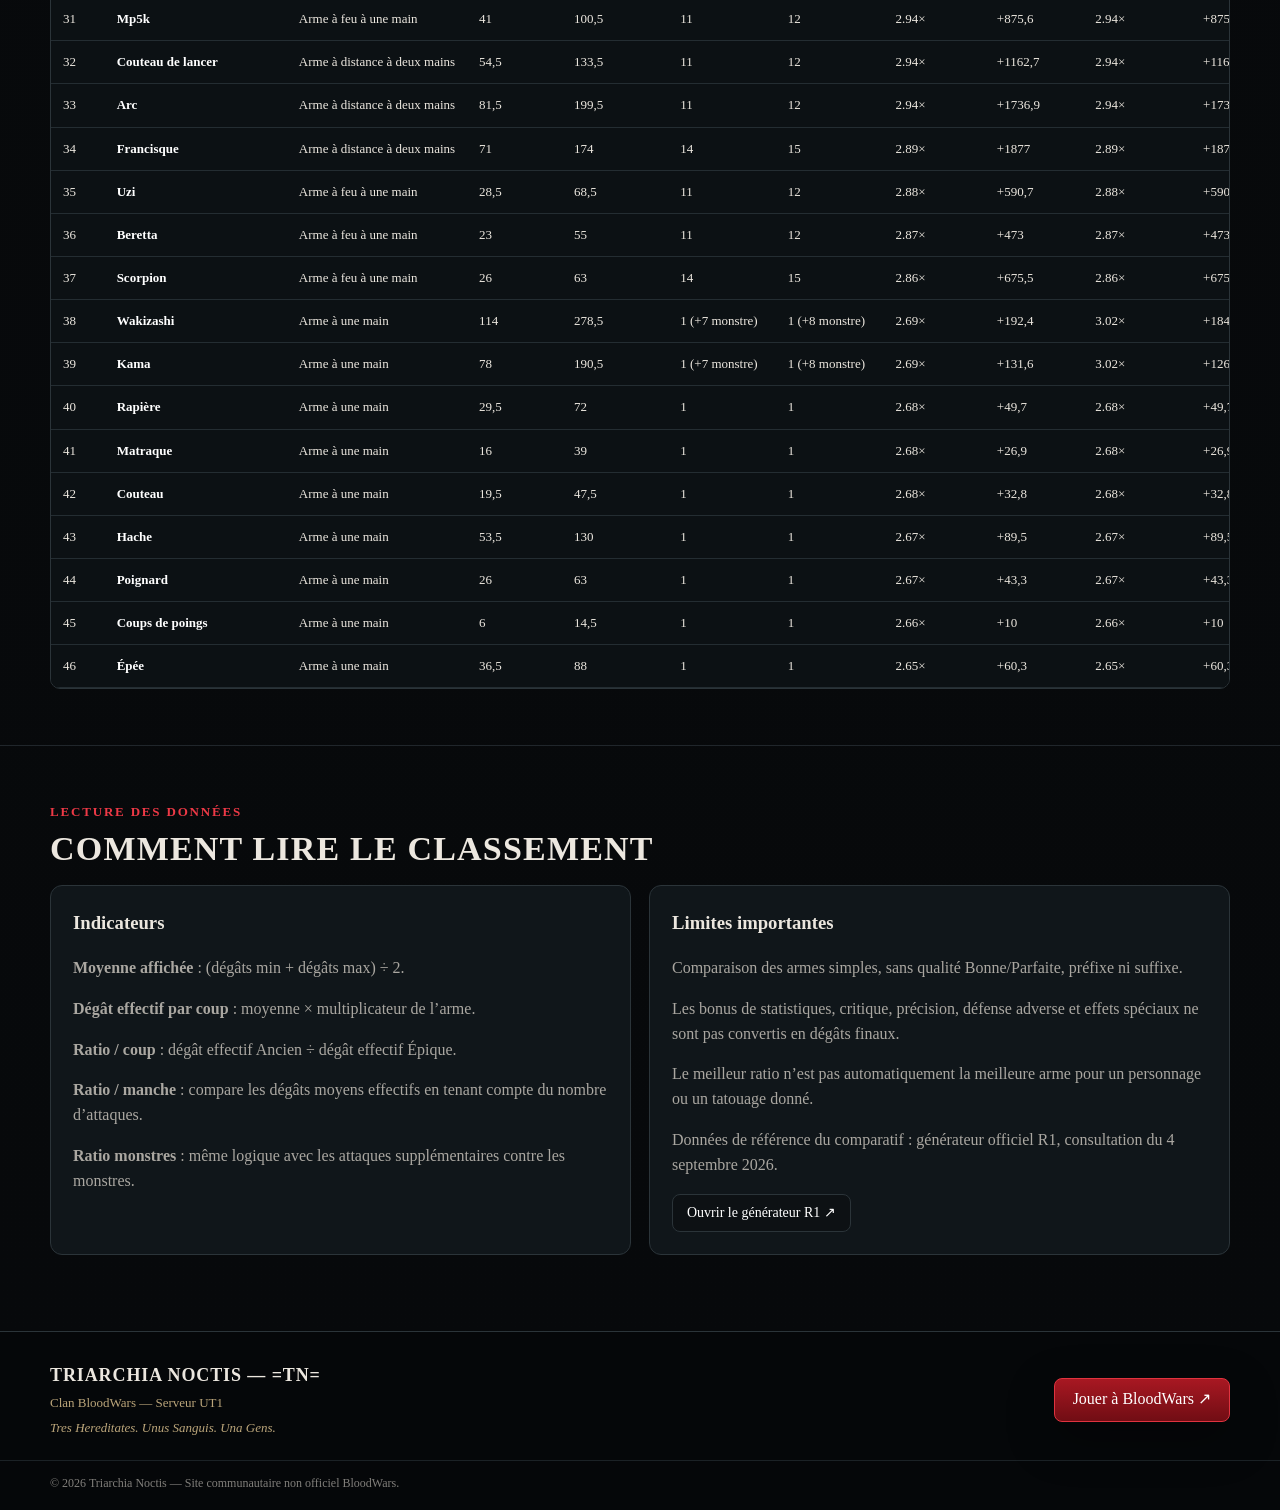
<file: guides/comparatif-armes.html>
<!doctype html><html lang="fr"><head>
<meta charset="utf-8"><meta name="viewport" content="width=device-width, initial-scale=1"><meta name="theme-color" content="#07090b">
<title>Comparatif Épique / Ancien — Triarchia Noctis</title><link rel="stylesheet" href="../assets/css/style.css"></head><body><header class="site-header">
  <div class="container header-row">
    <a class="brand" href="../index.html" aria-label="Retour à l'accueil">
      <img class="brand-mark" src="../assets/images/blason-clan.jpg" alt="Blason Triarchia Noctis">
      <div>
        <div class="brand-title">Triarchia Noctis</div>
        <div class="brand-motto">Tres Hereditates. Unus Sanguis. Una Gens.</div>
      </div>
    </a>
    <button class="nav-toggle" type="button" aria-label="Ouvrir le menu" aria-expanded="false">☰</button>
    <nav class="main-nav" aria-label="Navigation principale">
      <a href="../index.html" class="">Accueil</a>
      <a href="../outils.html" class="">Outils</a>
      <a href="../guides.html" class="active">Guides</a>
      <a href="../clan.html" class="">Clan</a>
      <a href="../actualites.html" class="">Actualités</a>
    </nav>
  </div>
</header>
<main>
<section class="page-hero"><div class="container"><div class="section-kicker">Équipements & armes</div><h1>Comparatif Épique / Ancien</h1><p>Comparez deux armes ou mesurez directement l’évolution d’une arme entre sa version Épique et sa version Ancienne.</p></div></section>
<section class="section"><div class="container">
<div class="compare-panel">
  <div class="compare-controls">
    <div class="weapon-picker"><label for="weaponA">Arme A</label><input id="weaponA" list="weapon-list" value="Arc Long" autocomplete="off"><select id="rarityA"><option value="epic">Épique</option><option value="ancient" selected>Ancienne</option></select></div>
    <div class="compare-vs">VS</div>
    <div class="weapon-picker"><label for="weaponB">Arme B</label><input id="weaponB" list="weapon-list" value="Arc Reflex" autocomplete="off"><select id="rarityB"><option value="epic">Épique</option><option value="ancient" selected>Ancienne</option></select></div>
    <datalist id="weapon-list"><option value="AK-47"></option><option value="Arbalète"></option><option value="Arc"></option><option value="Arc Court"></option><option value="Arc Long"></option><option value="Arc Reflex"></option><option value="Beretta"></option><option value="Carabine de Chasse"></option><option value="Coups de poings"></option><option value="Couteau"></option><option value="Couteau de lancer"></option><option value="Desert Eagle"></option><option value="Espadon"></option><option value="Faux"></option><option value="Fn-Fal"></option><option value="Francisque"></option><option value="Fusil"></option><option value="Fusil de Sniper"></option><option value="Glock"></option><option value="Hache"></option><option value="Hache Lourde"></option><option value="Hallebarde"></option><option value="Javelot"></option><option value="Kama"></option><option value="Katana"></option><option value="Lance-flammes"></option><option value="Lourde Arbalète"></option><option value="Magnum"></option><option value="Massue"></option><option value="Matraque"></option><option value="Morgenstern"></option><option value="Mp5k"></option><option value="Pilum"></option><option value="Pince-monseigneur"></option><option value="Pique"></option><option value="Poignard"></option><option value="Poing Américain"></option><option value="Poing des Cieux"></option><option value="Rapière"></option><option value="Scorpion"></option><option value="Semi-automatique de Sniper"></option><option value="Shuriken"></option><option value="Tronçonneuse"></option><option value="Uzi"></option><option value="Wakizashi"></option><option value="Épée"></option></datalist>
  </div>
  <div id="compareMessage" class="compare-message" aria-live="polite"></div>
  <div class="comparison-table-wrap"><table class="comparison-table"><thead><tr><th>Indicateur</th><th id="headA">Arme A</th><th id="headB">Arme B</th></tr></thead><tbody id="comparisonBody"></tbody></table></div>
  <div id="winnerSummary" class="winner-summary"></div>
</div>
</div></section>
<section class="section"><div class="container"><div class="section-kicker">Évolution</div><h2 class="section-title">Épique → Ancienne</h2><p class="section-lead">Sélectionnez une arme pour afficher directement son gain brut entre les deux versions.</p><div class="evolution-picker"><label for="evoWeapon">Arme</label><input id="evoWeapon" list="weapon-list" value="Arc Long" autocomplete="off"></div><div id="evolutionCards" class="grid-3"></div></div></section>
<section class="section"><div class="container"><div class="section-kicker">Classement complet</div><h2 class="section-title">Les 46 armes</h2><p class="section-lead">Classement principal selon le ratio de dégâts moyens effectifs par manche, avec filtres et tri.</p>
<div class="table-toolbar"><select id="categoryFilter"><option value="">Toutes les catégories</option><option>Arme à une main</option><option>Arme à deux mains</option><option>Arme à feu à une main</option><option>Arme à feu à deux mains</option><option>Arme à distance à deux mains</option></select><select id="sortFilter"><option value="rank">Classement PDF</option><option value="ratioRound">Ratio / manche</option><option value="gainRound">Gain / manche</option><option value="ratioMonster">Ratio monstres</option><option value="gainMonster">Gain monstres</option><option value="ancientAvg">Moyenne Ancienne</option></select><input id="tableSearch" type="search" placeholder="Rechercher une arme…"></div>
<div class="weapons-table-wrap"><table class="weapons-table"><thead><tr><th>Rang</th><th>Arme</th><th>Catégorie</th><th>Moy. Épique</th><th>Moy. Ancienne</th><th>Att. Épique</th><th>Att. Anciennes</th><th>Ratio/manche</th><th>Gain/manche</th><th>Ratio monstres</th><th>Gain monstres</th></tr></thead><tbody id="weaponsTableBody"></tbody></table></div>
</div></section>
<section class="section"><div class="container"><div class="section-kicker">Lecture des données</div><h2 class="section-title">Comment lire le classement</h2><div class="grid-2"><article class="category-block"><h3>Indicateurs</h3><p><strong>Moyenne affichée</strong> : (dégâts min + dégâts max) ÷ 2.</p><p><strong>Dégât effectif par coup</strong> : moyenne × multiplicateur de l’arme.</p><p><strong>Ratio / coup</strong> : dégât effectif Ancien ÷ dégât effectif Épique.</p><p><strong>Ratio / manche</strong> : compare les dégâts moyens effectifs en tenant compte du nombre d’attaques.</p><p><strong>Ratio monstres</strong> : même logique avec les attaques supplémentaires contre les monstres.</p></article><article class="category-block"><h3>Limites importantes</h3><p>Comparaison des armes simples, sans qualité Bonne/Parfaite, préfixe ni suffixe.</p><p>Les bonus de statistiques, critique, précision, défense adverse et effets spéciaux ne sont pas convertis en dégâts finaux.</p><p>Le meilleur ratio n’est pas automatiquement la meilleure arme pour un personnage ou un tatouage donné.</p><p>Données de référence du comparatif : générateur officiel R1, consultation du 4 septembre 2026.</p><a class="btn btn-small" href="https://r1.fr.bloodwars.net/test_items.php" target="_blank" rel="noopener">Ouvrir le générateur R1 ↗</a></article></div></div></section>
</main><footer class="site-footer">
  <div class="container footer-main">
    <div class="footer-brand">
      <strong>TRIARCHIA NOCTIS — =TN=</strong>
      <span>Clan BloodWars — Serveur UT1</span>
      <span><em>Tres Hereditates. Unus Sanguis. Una Gens.</em></span>
    </div>
    <a class="btn btn-primary" href="https://fr.bloodwars.net/" target="_blank" rel="noopener">Jouer à BloodWars ↗</a>
  </div>
  <div class="footer-bottom"><div class="container">© 2026 Triarchia Noctis — Site communautaire non officiel BloodWars.</div></div>
</footer><script src="../assets/js/script.js"></script><script>window.TN_WEAPONS=[{"rank":1,"category":"Arme à distance à deux mains","name":"Arc Long","epicMin":92.0,"epicMax":142.0,"epicAvg":117.0,"epicAttacks":7,"epicMonsterAttacks":0,"ancientMin":368.0,"ancientMax":569.0,"ancientAvg":468.5,"ancientMult":1.2,"ancientAttacks":8,"ancientMonsterAttacks":0,"ratioHit":4.81,"gainHit":445.2,"ratioRound":5.49,"gainRound":3678.6,"ratioMonster":5.49,"gainMonster":3678.6,"reading":"Très élevé"},{"rank":2,"category":"Arme à distance à deux mains","name":"Javelot","epicMin":102.0,"epicMax":169.0,"epicAvg":135.5,"epicAttacks":7,"epicMonsterAttacks":0,"ancientMin":407.0,"ancientMax":677.0,"ancientAvg":542.0,"ancientMult":1.2,"ancientAttacks":8,"ancientMonsterAttacks":0,"ratioHit":4.8,"gainHit":514.9,"ratioRound":5.49,"gainRound":4254.7,"ratioMonster":5.49,"gainMonster":4254.7,"reading":"Très élevé"},{"rank":3,"category":"Arme à distance à deux mains","name":"Pilum","epicMin":153.0,"epicMax":203.0,"epicAvg":178.0,"epicAttacks":7,"epicMonsterAttacks":0,"ancientMin":612.0,"ancientMax":810.0,"ancientAvg":711.0,"ancientMult":1.2,"ancientAttacks":8,"ancientMonsterAttacks":0,"ratioHit":4.79,"gainHit":675.2,"ratioRound":5.48,"gainRound":5579.6,"ratioMonster":5.48,"gainMonster":5579.6,"reading":"Très élevé"},{"rank":4,"category":"Arme à distance à deux mains","name":"Lourde Arbalète","epicMin":102.0,"epicMax":237.0,"epicAvg":169.5,"epicAttacks":7,"epicMonsterAttacks":0,"ancientMin":407.0,"ancientMax":947.0,"ancientAvg":677.0,"ancientMult":1.2,"ancientAttacks":8,"ancientMonsterAttacks":0,"ratioHit":4.79,"gainHit":642.9,"ratioRound":5.48,"gainRound":5312.7,"ratioMonster":5.48,"gainMonster":5312.7,"reading":"Très élevé"},{"rank":5,"category":"Arme à feu à deux mains","name":"Carabine de Chasse","epicMin":34.0,"epicMax":68.0,"epicAvg":51.0,"epicAttacks":7,"epicMonsterAttacks":0,"ancientMin":137.0,"ancientMax":270.0,"ancientAvg":203.5,"ancientMult":1.2,"ancientAttacks":8,"ancientMonsterAttacks":0,"ratioHit":4.79,"gainHit":193.2,"ratioRound":5.47,"gainRound":1596.6,"ratioMonster":5.47,"gainMonster":1596.6,"reading":"Très élevé"},{"rank":6,"category":"Arme à distance à deux mains","name":"Arbalète","epicMin":68.0,"epicMax":135.0,"epicAvg":101.5,"epicAttacks":7,"epicMonsterAttacks":0,"ancientMin":270.0,"ancientMax":540.0,"ancientAvg":405.0,"ancientMult":1.2,"ancientAttacks":8,"ancientMonsterAttacks":0,"ratioHit":4.79,"gainHit":384.5,"ratioRound":5.47,"gainRound":3177.5,"ratioMonster":5.47,"gainMonster":3177.5,"reading":"Très élevé"},{"rank":7,"category":"Arme à feu à deux mains","name":"Semi-automatique de Sniper","epicMin":52.0,"epicMax":86.0,"epicAvg":69.0,"epicAttacks":7,"epicMonsterAttacks":0,"ancientMin":206.0,"ancientMax":342.0,"ancientAvg":274.0,"ancientMult":1.2,"ancientAttacks":8,"ancientMonsterAttacks":0,"ratioHit":4.77,"gainHit":259.8,"ratioRound":5.45,"gainRound":2147.4,"ratioMonster":5.45,"gainMonster":2147.4,"reading":"Très élevé"},{"rank":8,"category":"Arme à feu à deux mains","name":"AK-47","epicMin":52.0,"epicMax":86.0,"epicAvg":69.0,"epicAttacks":18,"epicMonsterAttacks":0,"ancientMin":206.0,"ancientMax":342.0,"ancientAvg":274.0,"ancientMult":1.2,"ancientAttacks":20,"ancientMonsterAttacks":0,"ratioHit":4.77,"gainHit":259.8,"ratioRound":5.29,"gainRound":5334.0,"ratioMonster":5.29,"gainMonster":5334.0,"reading":"Très élevé"},{"rank":9,"category":"Arme à distance à deux mains","name":"Arc Reflex","epicMin":153.0,"epicMax":187.0,"epicAvg":170.0,"epicAttacks":11,"epicMonsterAttacks":7,"ancientMin":612.0,"ancientMax":746.0,"ancientAvg":679.0,"ancientMult":1.2,"ancientAttacks":12,"ancientMonsterAttacks":8,"ratioHit":4.79,"gainHit":644.8,"ratioRound":5.23,"gainRound":7907.6,"ratioMonster":5.33,"gainMonster":13236.0,"reading":"Très élevé"},{"rank":10,"category":"Arme à deux mains","name":"Faux","epicMin":119.0,"epicMax":169.0,"epicAvg":144.0,"epicAttacks":1,"epicMonsterAttacks":0,"ancientMin":476.0,"ancientMax":677.0,"ancientAvg":576.5,"ancientMult":1.2,"ancientAttacks":1,"ancientMonsterAttacks":0,"ratioHit":4.8,"gainHit":547.8,"ratioRound":4.8,"gainRound":547.8,"ratioMonster":4.8,"gainMonster":547.8,"reading":"Élevé"},{"rank":11,"category":"Arme à deux mains","name":"Tronçonneuse","epicMin":169.0,"epicMax":237.0,"epicAvg":203.0,"epicAttacks":1,"epicMonsterAttacks":0,"ancientMin":677.0,"ancientMax":947.0,"ancientAvg":812.0,"ancientMult":1.2,"ancientAttacks":1,"ancientMonsterAttacks":0,"ratioHit":4.8,"gainHit":771.4,"ratioRound":4.8,"gainRound":771.4,"ratioMonster":4.8,"gainMonster":771.4,"reading":"Élevé"},{"rank":12,"category":"Arme à feu à deux mains","name":"Fusil de Sniper","epicMin":135.0,"epicMax":135.0,"epicAvg":135.0,"epicAttacks":1,"epicMonsterAttacks":0,"ancientMin":540.0,"ancientMax":540.0,"ancientAvg":540.0,"ancientMult":1.2,"ancientAttacks":1,"ancientMonsterAttacks":0,"ratioHit":4.8,"gainHit":513.0,"ratioRound":4.8,"gainRound":513.0,"ratioMonster":4.8,"gainMonster":513.0,"reading":"Élevé"},{"rank":13,"category":"Arme à deux mains","name":"Pique","epicMin":18.0,"epicMax":135.0,"epicAvg":76.5,"epicAttacks":1,"epicMonsterAttacks":0,"ancientMin":72.0,"ancientMax":540.0,"ancientAvg":306.0,"ancientMult":1.2,"ancientAttacks":1,"ancientMonsterAttacks":0,"ratioHit":4.8,"gainHit":290.7,"ratioRound":4.8,"gainRound":290.7,"ratioMonster":4.8,"gainMonster":290.7,"reading":"Élevé"},{"rank":14,"category":"Arme à deux mains","name":"Espadon","epicMin":102.0,"epicMax":135.0,"epicAvg":118.5,"epicAttacks":1,"epicMonsterAttacks":0,"ancientMin":407.0,"ancientMax":540.0,"ancientAvg":473.5,"ancientMult":1.2,"ancientAttacks":1,"ancientMonsterAttacks":0,"ratioHit":4.79,"gainHit":449.7,"ratioRound":4.79,"gainRound":449.7,"ratioMonster":4.79,"gainMonster":449.7,"reading":"Élevé"},{"rank":15,"category":"Arme à feu à deux mains","name":"Lance-flammes","epicMin":52.0,"epicMax":169.0,"epicAvg":110.5,"epicAttacks":1,"epicMonsterAttacks":0,"ancientMin":206.0,"ancientMax":677.0,"ancientAvg":441.5,"ancientMult":1.2,"ancientAttacks":1,"ancientMonsterAttacks":0,"ratioHit":4.79,"gainHit":419.3,"ratioRound":4.79,"gainRound":419.3,"ratioMonster":4.79,"gainMonster":419.3,"reading":"Élevé"},{"rank":16,"category":"Arme à deux mains","name":"Katana","epicMin":135.0,"epicMax":221.0,"epicAvg":178.0,"epicAttacks":1,"epicMonsterAttacks":0,"ancientMin":540.0,"ancientMax":882.0,"ancientAvg":711.0,"ancientMult":1.2,"ancientAttacks":1,"ancientMonsterAttacks":0,"ratioHit":4.79,"gainHit":675.2,"ratioRound":4.79,"gainRound":675.2,"ratioMonster":4.79,"gainMonster":675.2,"reading":"Élevé"},{"rank":17,"category":"Arme à deux mains","name":"Morgenstern","epicMin":119.0,"epicMax":221.0,"epicAvg":170.0,"epicAttacks":1,"epicMonsterAttacks":0,"ancientMin":476.0,"ancientMax":882.0,"ancientAvg":679.0,"ancientMult":1.2,"ancientAttacks":1,"ancientMonsterAttacks":0,"ratioHit":4.79,"gainHit":644.8,"ratioRound":4.79,"gainRound":644.8,"ratioMonster":4.79,"gainMonster":644.8,"reading":"Élevé"},{"rank":18,"category":"Arme à deux mains","name":"Hallebarde","epicMin":135.0,"epicMax":187.0,"epicAvg":161.0,"epicAttacks":1,"epicMonsterAttacks":0,"ancientMin":540.0,"ancientMax":746.0,"ancientAvg":643.0,"ancientMult":1.2,"ancientAttacks":1,"ancientMonsterAttacks":0,"ratioHit":4.79,"gainHit":610.6,"ratioRound":4.79,"gainRound":610.6,"ratioMonster":4.79,"gainMonster":610.6,"reading":"Élevé"},{"rank":19,"category":"Arme à deux mains","name":"Hache Lourde","epicMin":68.0,"epicMax":135.0,"epicAvg":101.5,"epicAttacks":1,"epicMonsterAttacks":0,"ancientMin":270.0,"ancientMax":540.0,"ancientAvg":405.0,"ancientMult":1.2,"ancientAttacks":1,"ancientMonsterAttacks":0,"ratioHit":4.79,"gainHit":384.5,"ratioRound":4.79,"gainRound":384.5,"ratioMonster":4.79,"gainMonster":384.5,"reading":"Élevé"},{"rank":20,"category":"Arme à deux mains","name":"Pince-monseigneur","epicMin":68.0,"epicMax":119.0,"epicAvg":93.5,"epicAttacks":1,"epicMonsterAttacks":0,"ancientMin":270.0,"ancientMax":476.0,"ancientAvg":373.0,"ancientMult":1.2,"ancientAttacks":1,"ancientMonsterAttacks":0,"ratioHit":4.79,"gainHit":354.1,"ratioRound":4.79,"gainRound":354.1,"ratioMonster":4.79,"gainMonster":354.1,"reading":"Élevé"},{"rank":21,"category":"Arme à feu à deux mains","name":"Fusil","epicMin":68.0,"epicMax":203.0,"epicAvg":135.5,"epicAttacks":1,"epicMonsterAttacks":7,"ancientMin":270.0,"ancientMax":810.0,"ancientAvg":540.0,"ancientMult":1.2,"ancientAttacks":1,"ancientMonsterAttacks":8,"ratioHit":4.78,"gainHit":512.5,"ratioRound":4.78,"gainRound":512.5,"ratioMonster":5.38,"gainMonster":4748.0,"reading":"Élevé"},{"rank":22,"category":"Arme à deux mains","name":"Massue","epicMin":52.0,"epicMax":102.0,"epicAvg":77.0,"epicAttacks":1,"epicMonsterAttacks":0,"ancientMin":206.0,"ancientMax":407.0,"ancientAvg":306.5,"ancientMult":1.2,"ancientAttacks":1,"ancientMonsterAttacks":0,"ratioHit":4.78,"gainHit":290.8,"ratioRound":4.78,"gainRound":290.8,"ratioMonster":4.78,"gainMonster":290.8,"reading":"Élevé"},{"rank":23,"category":"Arme à feu à deux mains","name":"Fn-Fal","epicMin":202.0,"epicMax":253.0,"epicAvg":227.5,"epicAttacks":11,"epicMonsterAttacks":0,"ancientMin":527.0,"ancientMax":732.0,"ancientAvg":629.5,"ancientMult":1.2,"ancientAttacks":12,"ancientMonsterAttacks":0,"ratioHit":3.32,"gainHit":527.9,"ratioRound":3.62,"gainRound":6562.3,"ratioMonster":3.62,"gainMonster":6562.3,"reading":"Bon"},{"rank":24,"category":"Arme à une main","name":"Poing Américain","epicMin":7.0,"epicMax":11.0,"epicAvg":9.0,"epicAttacks":7,"epicMonsterAttacks":0,"ancientMin":18.0,"ancientMax":27.0,"ancientAvg":22.5,"ancientMult":1.1,"ancientAttacks":8,"ancientMonsterAttacks":0,"ratioHit":2.75,"gainHit":15.8,"ratioRound":3.14,"gainRound":135.0,"ratioMonster":3.14,"gainMonster":135.0,"reading":"Bon"},{"rank":25,"category":"Arme à une main","name":"Poing des Cieux","epicMin":34.0,"epicMax":61.0,"epicAvg":47.5,"epicAttacks":7,"epicMonsterAttacks":0,"ancientMin":84.0,"ancientMax":150.0,"ancientAvg":117.0,"ancientMult":1.1,"ancientAttacks":8,"ancientMonsterAttacks":0,"ratioHit":2.71,"gainHit":81.2,"ratioRound":3.1,"gainRound":697.1,"ratioMonster":3.1,"gainMonster":697.1,"reading":"Bon"},{"rank":26,"category":"Arme à feu à une main","name":"Magnum","epicMin":34.0,"epicMax":54.0,"epicAvg":44.0,"epicAttacks":7,"epicMonsterAttacks":0,"ancientMin":84.0,"ancientMax":132.0,"ancientAvg":108.0,"ancientMult":1.1,"ancientAttacks":8,"ancientMonsterAttacks":0,"ratioHit":2.7,"gainHit":74.8,"ratioRound":3.09,"gainRound":642.4,"ratioMonster":3.09,"gainMonster":642.4,"reading":"Bon"},{"rank":27,"category":"Arme à distance à deux mains","name":"Arc Court","epicMin":61.0,"epicMax":75.0,"epicAvg":68.0,"epicAttacks":7,"epicMonsterAttacks":0,"ancientMin":150.0,"ancientMax":183.0,"ancientAvg":166.5,"ancientMult":1.1,"ancientAttacks":8,"ancientMonsterAttacks":0,"ratioHit":2.69,"gainHit":115.2,"ratioRound":3.08,"gainRound":989.2,"ratioMonster":3.08,"gainMonster":989.2,"reading":"Bon"},{"rank":28,"category":"Arme à feu à une main","name":"Desert Eagle","epicMin":41.0,"epicMax":61.0,"epicAvg":51.0,"epicAttacks":7,"epicMonsterAttacks":0,"ancientMin":99.0,"ancientMax":150.0,"ancientAvg":124.5,"ancientMult":1.1,"ancientAttacks":8,"ancientMonsterAttacks":0,"ratioHit":2.69,"gainHit":86.0,"ratioRound":3.07,"gainRound":738.6,"ratioMonster":3.07,"gainMonster":738.6,"reading":"Bon"},{"rank":29,"category":"Arme à feu à une main","name":"Glock","epicMin":21.0,"epicMax":41.0,"epicAvg":31.0,"epicAttacks":7,"epicMonsterAttacks":0,"ancientMin":51.0,"ancientMax":99.0,"ancientAvg":75.0,"ancientMult":1.1,"ancientAttacks":8,"ancientMonsterAttacks":0,"ratioHit":2.66,"gainHit":51.5,"ratioRound":3.04,"gainRound":443.0,"ratioMonster":3.04,"gainMonster":443.0,"reading":"Bon"},{"rank":30,"category":"Arme à distance à deux mains","name":"Shuriken","epicMin":34.0,"epicMax":45.0,"epicAvg":39.5,"epicAttacks":18,"epicMonsterAttacks":0,"ancientMin":84.0,"ancientMax":110.0,"ancientAvg":97.0,"ancientMult":1.1,"ancientAttacks":20,"ancientMonsterAttacks":0,"ratioHit":2.7,"gainHit":67.2,"ratioRound":3.0,"gainRound":1423.0,"ratioMonster":3.0,"gainMonster":1423.0,"reading":"Bon"},{"rank":31,"category":"Arme à feu à une main","name":"Mp5k","epicMin":21.0,"epicMax":61.0,"epicAvg":41.0,"epicAttacks":11,"epicMonsterAttacks":0,"ancientMin":51.0,"ancientMax":150.0,"ancientAvg":100.5,"ancientMult":1.1,"ancientAttacks":12,"ancientMonsterAttacks":0,"ratioHit":2.7,"gainHit":69.6,"ratioRound":2.94,"gainRound":875.6,"ratioMonster":2.94,"gainMonster":875.6,"reading":"Plus faible"},{"rank":32,"category":"Arme à distance à deux mains","name":"Couteau de lancer","epicMin":48.0,"epicMax":61.0,"epicAvg":54.5,"epicAttacks":11,"epicMonsterAttacks":0,"ancientMin":117.0,"ancientMax":150.0,"ancientAvg":133.5,"ancientMult":1.1,"ancientAttacks":12,"ancientMonsterAttacks":0,"ratioHit":2.69,"gainHit":92.4,"ratioRound":2.94,"gainRound":1162.7,"ratioMonster":2.94,"gainMonster":1162.7,"reading":"Plus faible"},{"rank":33,"category":"Arme à distance à deux mains","name":"Arc","epicMin":75.0,"epicMax":88.0,"epicAvg":81.5,"epicAttacks":11,"epicMonsterAttacks":0,"ancientMin":183.0,"ancientMax":216.0,"ancientAvg":199.5,"ancientMult":1.1,"ancientAttacks":12,"ancientMonsterAttacks":0,"ratioHit":2.69,"gainHit":138.0,"ratioRound":2.94,"gainRound":1736.9,"ratioMonster":2.94,"gainMonster":1736.9,"reading":"Plus faible"},{"rank":34,"category":"Arme à distance à deux mains","name":"Francisque","epicMin":61.0,"epicMax":81.0,"epicAvg":71.0,"epicAttacks":14,"epicMonsterAttacks":0,"ancientMin":150.0,"ancientMax":198.0,"ancientAvg":174.0,"ancientMult":1.1,"ancientAttacks":15,"ancientMonsterAttacks":0,"ratioHit":2.7,"gainHit":120.4,"ratioRound":2.89,"gainRound":1877.0,"ratioMonster":2.89,"gainMonster":1877.0,"reading":"Plus faible"},{"rank":35,"category":"Arme à feu à une main","name":"Uzi","epicMin":5.0,"epicMax":52.0,"epicAvg":28.5,"epicAttacks":11,"epicMonsterAttacks":0,"ancientMin":11.0,"ancientMax":126.0,"ancientAvg":68.5,"ancientMult":1.1,"ancientAttacks":12,"ancientMonsterAttacks":0,"ratioHit":2.64,"gainHit":46.9,"ratioRound":2.88,"gainRound":590.7,"ratioMonster":2.88,"gainMonster":590.7,"reading":"Plus faible"},{"rank":36,"category":"Arme à feu à une main","name":"Beretta","epicMin":14.0,"epicMax":32.0,"epicAvg":23.0,"epicAttacks":11,"epicMonsterAttacks":0,"ancientMin":33.0,"ancientMax":77.0,"ancientAvg":55.0,"ancientMult":1.1,"ancientAttacks":12,"ancientMonsterAttacks":0,"ratioHit":2.63,"gainHit":37.5,"ratioRound":2.87,"gainRound":473.0,"ratioMonster":2.87,"gainMonster":473.0,"reading":"Plus faible"},{"rank":37,"category":"Arme à feu à une main","name":"Scorpion","epicMin":11.0,"epicMax":41.0,"epicAvg":26.0,"epicAttacks":14,"epicMonsterAttacks":0,"ancientMin":27.0,"ancientMax":99.0,"ancientAvg":63.0,"ancientMult":1.1,"ancientAttacks":15,"ancientMonsterAttacks":0,"ratioHit":2.67,"gainHit":43.3,"ratioRound":2.86,"gainRound":675.5,"ratioMonster":2.86,"gainMonster":675.5,"reading":"Plus faible"},{"rank":38,"category":"Arme à une main","name":"Wakizashi","epicMin":75.0,"epicMax":153.0,"epicAvg":114.0,"epicAttacks":1,"epicMonsterAttacks":7,"ancientMin":183.0,"ancientMax":374.0,"ancientAvg":278.5,"ancientMult":1.1,"ancientAttacks":1,"ancientMonsterAttacks":8,"ratioHit":2.69,"gainHit":192.4,"ratioRound":2.69,"gainRound":192.4,"ratioMonster":3.02,"gainMonster":1845.2,"reading":"Plus faible"},{"rank":39,"category":"Arme à une main","name":"Kama","epicMin":48.0,"epicMax":108.0,"epicAvg":78.0,"epicAttacks":1,"epicMonsterAttacks":7,"ancientMin":117.0,"ancientMax":264.0,"ancientAvg":190.5,"ancientMult":1.1,"ancientAttacks":1,"ancientMonsterAttacks":8,"ratioHit":2.69,"gainHit":131.6,"ratioRound":2.69,"gainRound":131.6,"ratioMonster":3.02,"gainMonster":1262.0,"reading":"Plus faible"},{"rank":40,"category":"Arme à une main","name":"Rapière","epicMin":25.0,"epicMax":34.0,"epicAvg":29.5,"epicAttacks":1,"epicMonsterAttacks":0,"ancientMin":60.0,"ancientMax":84.0,"ancientAvg":72.0,"ancientMult":1.1,"ancientAttacks":1,"ancientMonsterAttacks":0,"ratioHit":2.68,"gainHit":49.7,"ratioRound":2.68,"gainRound":49.7,"ratioMonster":2.68,"gainMonster":49.7,"reading":"Plus faible"},{"rank":41,"category":"Arme à une main","name":"Matraque","epicMin":11.0,"epicMax":21.0,"epicAvg":16.0,"epicAttacks":1,"epicMonsterAttacks":0,"ancientMin":27.0,"ancientMax":51.0,"ancientAvg":39.0,"ancientMult":1.1,"ancientAttacks":1,"ancientMonsterAttacks":0,"ratioHit":2.68,"gainHit":26.9,"ratioRound":2.68,"gainRound":26.9,"ratioMonster":2.68,"gainMonster":26.9,"reading":"Plus faible"},{"rank":42,"category":"Arme à une main","name":"Couteau","epicMin":18.0,"epicMax":21.0,"epicAvg":19.5,"epicAttacks":1,"epicMonsterAttacks":0,"ancientMin":44.0,"ancientMax":51.0,"ancientAvg":47.5,"ancientMult":1.1,"ancientAttacks":1,"ancientMonsterAttacks":0,"ratioHit":2.68,"gainHit":32.8,"ratioRound":2.68,"gainRound":32.8,"ratioMonster":2.68,"gainMonster":32.8,"reading":"Plus faible"},{"rank":43,"category":"Arme à une main","name":"Hache","epicMin":21.0,"epicMax":86.0,"epicAvg":53.5,"epicAttacks":1,"epicMonsterAttacks":0,"ancientMin":51.0,"ancientMax":209.0,"ancientAvg":130.0,"ancientMult":1.1,"ancientAttacks":1,"ancientMonsterAttacks":0,"ratioHit":2.67,"gainHit":89.5,"ratioRound":2.67,"gainRound":89.5,"ratioMonster":2.67,"gainMonster":89.5,"reading":"Plus faible"},{"rank":44,"category":"Arme à une main","name":"Poignard","epicMin":25.0,"epicMax":27.0,"epicAvg":26.0,"epicAttacks":1,"epicMonsterAttacks":0,"ancientMin":60.0,"ancientMax":66.0,"ancientAvg":63.0,"ancientMult":1.1,"ancientAttacks":1,"ancientMonsterAttacks":0,"ratioHit":2.67,"gainHit":43.3,"ratioRound":2.67,"gainRound":43.3,"ratioMonster":2.67,"gainMonster":43.3,"reading":"Plus faible"},{"rank":45,"category":"Arme à une main","name":"Coups de poings","epicMin":5.0,"epicMax":7.0,"epicAvg":6.0,"epicAttacks":1,"epicMonsterAttacks":0,"ancientMin":11.0,"ancientMax":18.0,"ancientAvg":14.5,"ancientMult":1.1,"ancientAttacks":1,"ancientMonsterAttacks":0,"ratioHit":2.66,"gainHit":10.0,"ratioRound":2.66,"gainRound":10.0,"ratioMonster":2.66,"gainMonster":10.0,"reading":"Plus faible"},{"rank":46,"category":"Arme à une main","name":"Épée","epicMin":32.0,"epicMax":41.0,"epicAvg":36.5,"epicAttacks":1,"epicMonsterAttacks":0,"ancientMin":77.0,"ancientMax":99.0,"ancientAvg":88.0,"ancientMult":1.1,"ancientAttacks":1,"ancientMonsterAttacks":0,"ratioHit":2.65,"gainHit":60.3,"ratioRound":2.65,"gainRound":60.3,"ratioMonster":2.65,"gainMonster":60.3,"reading":"Plus faible"}];</script><script src="../assets/js/weapons.js"></script></body></html>
</file>
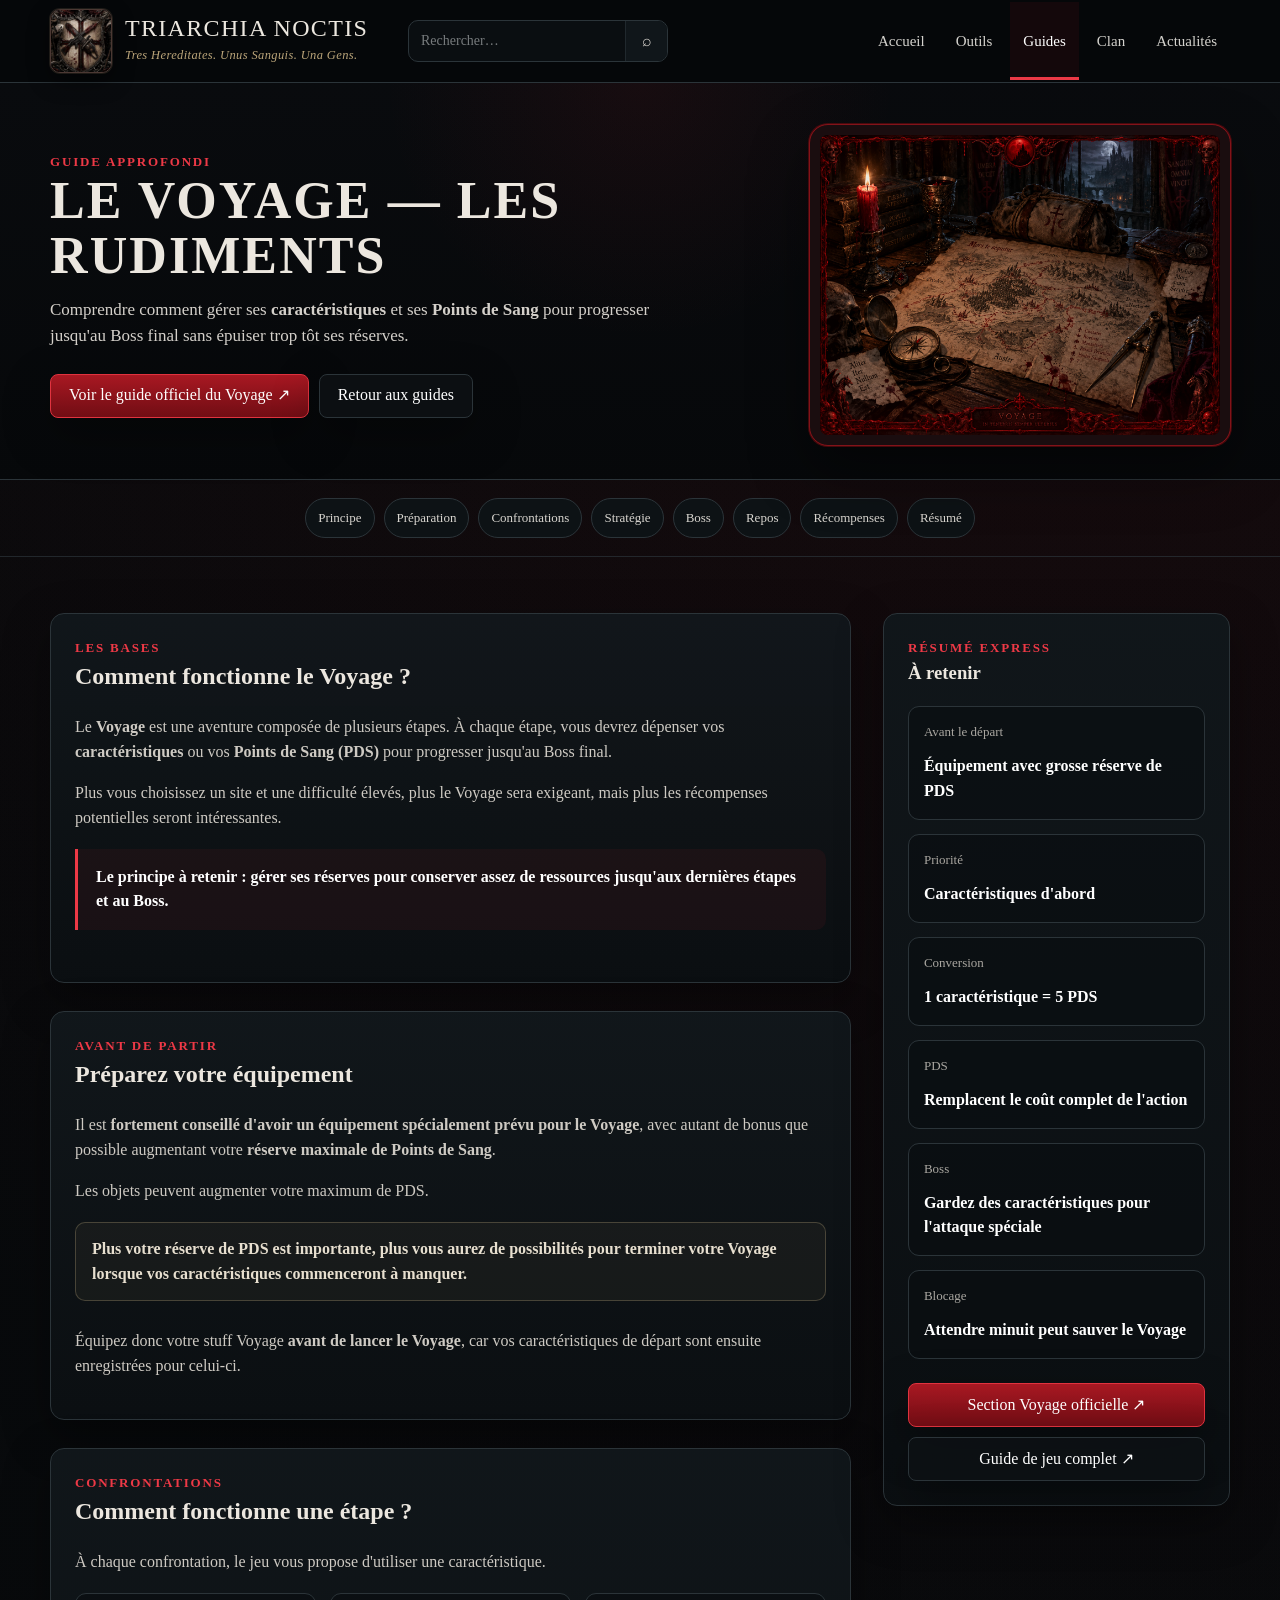
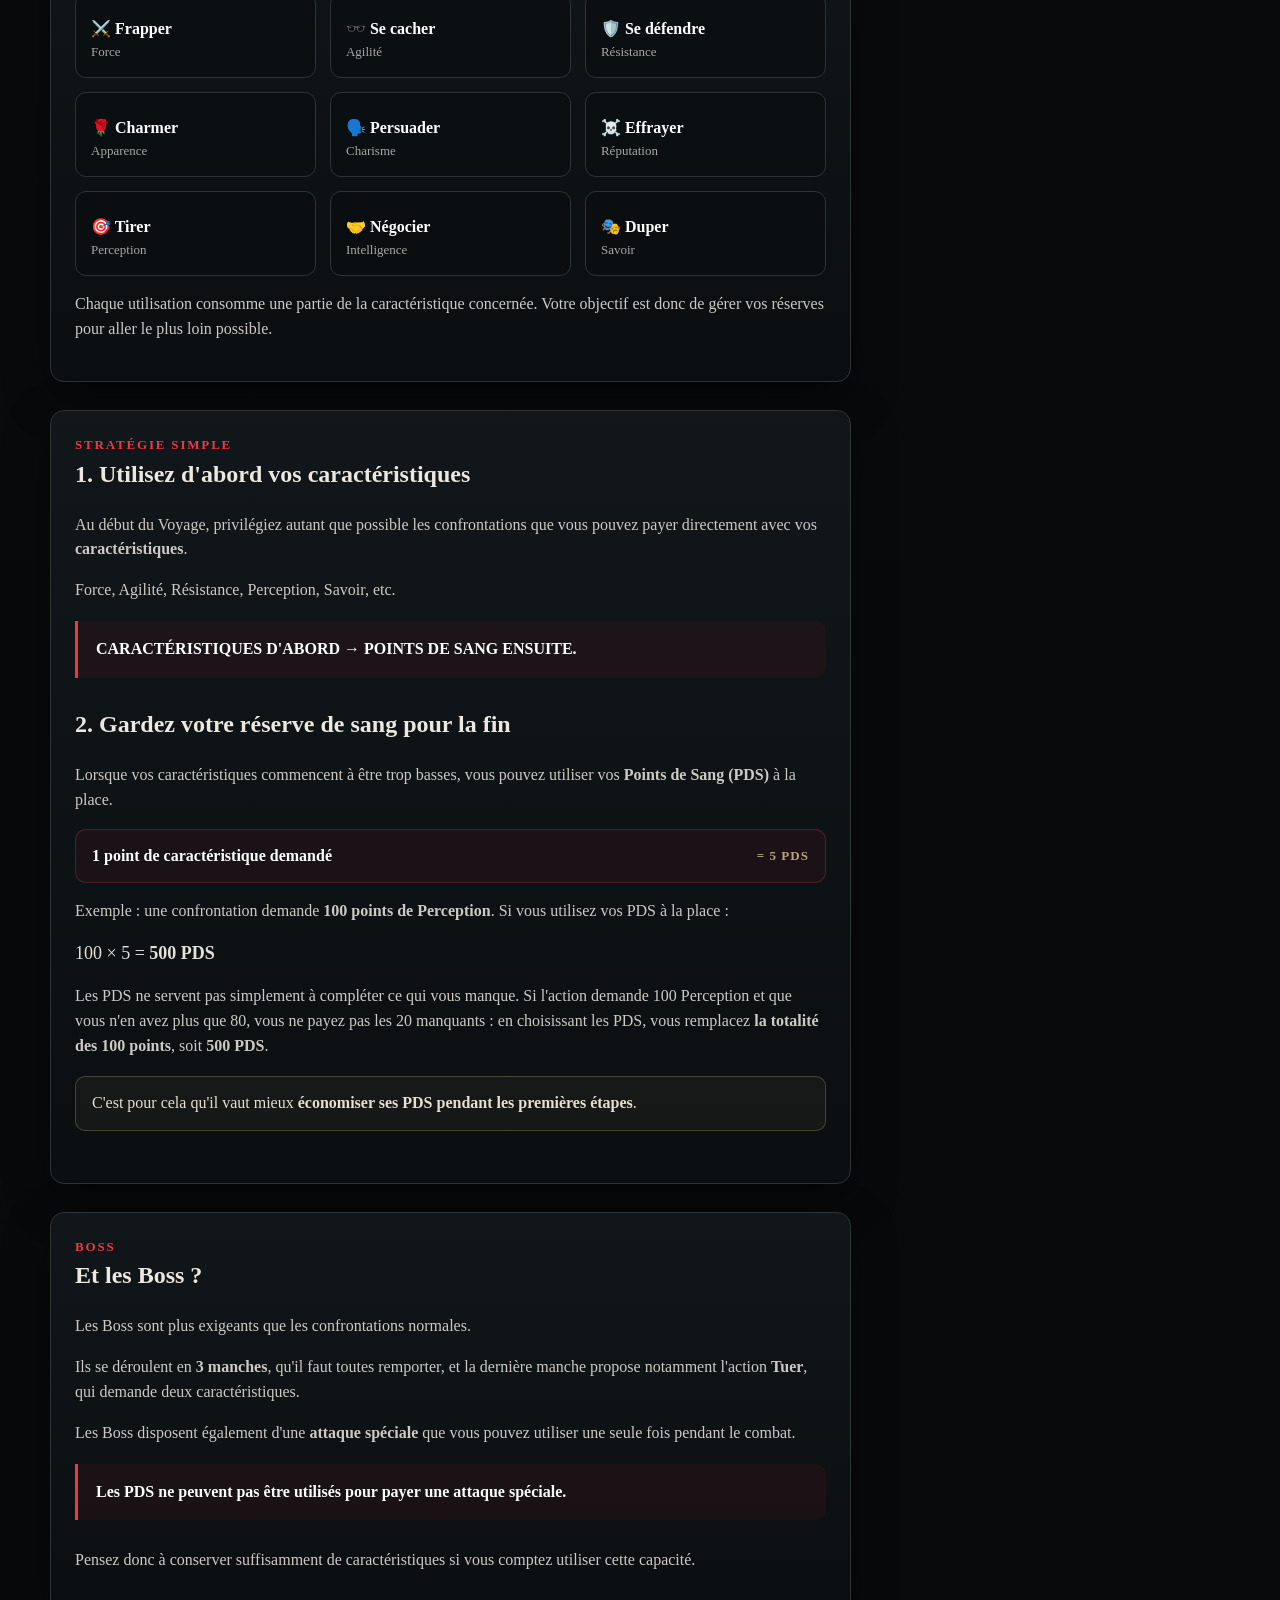
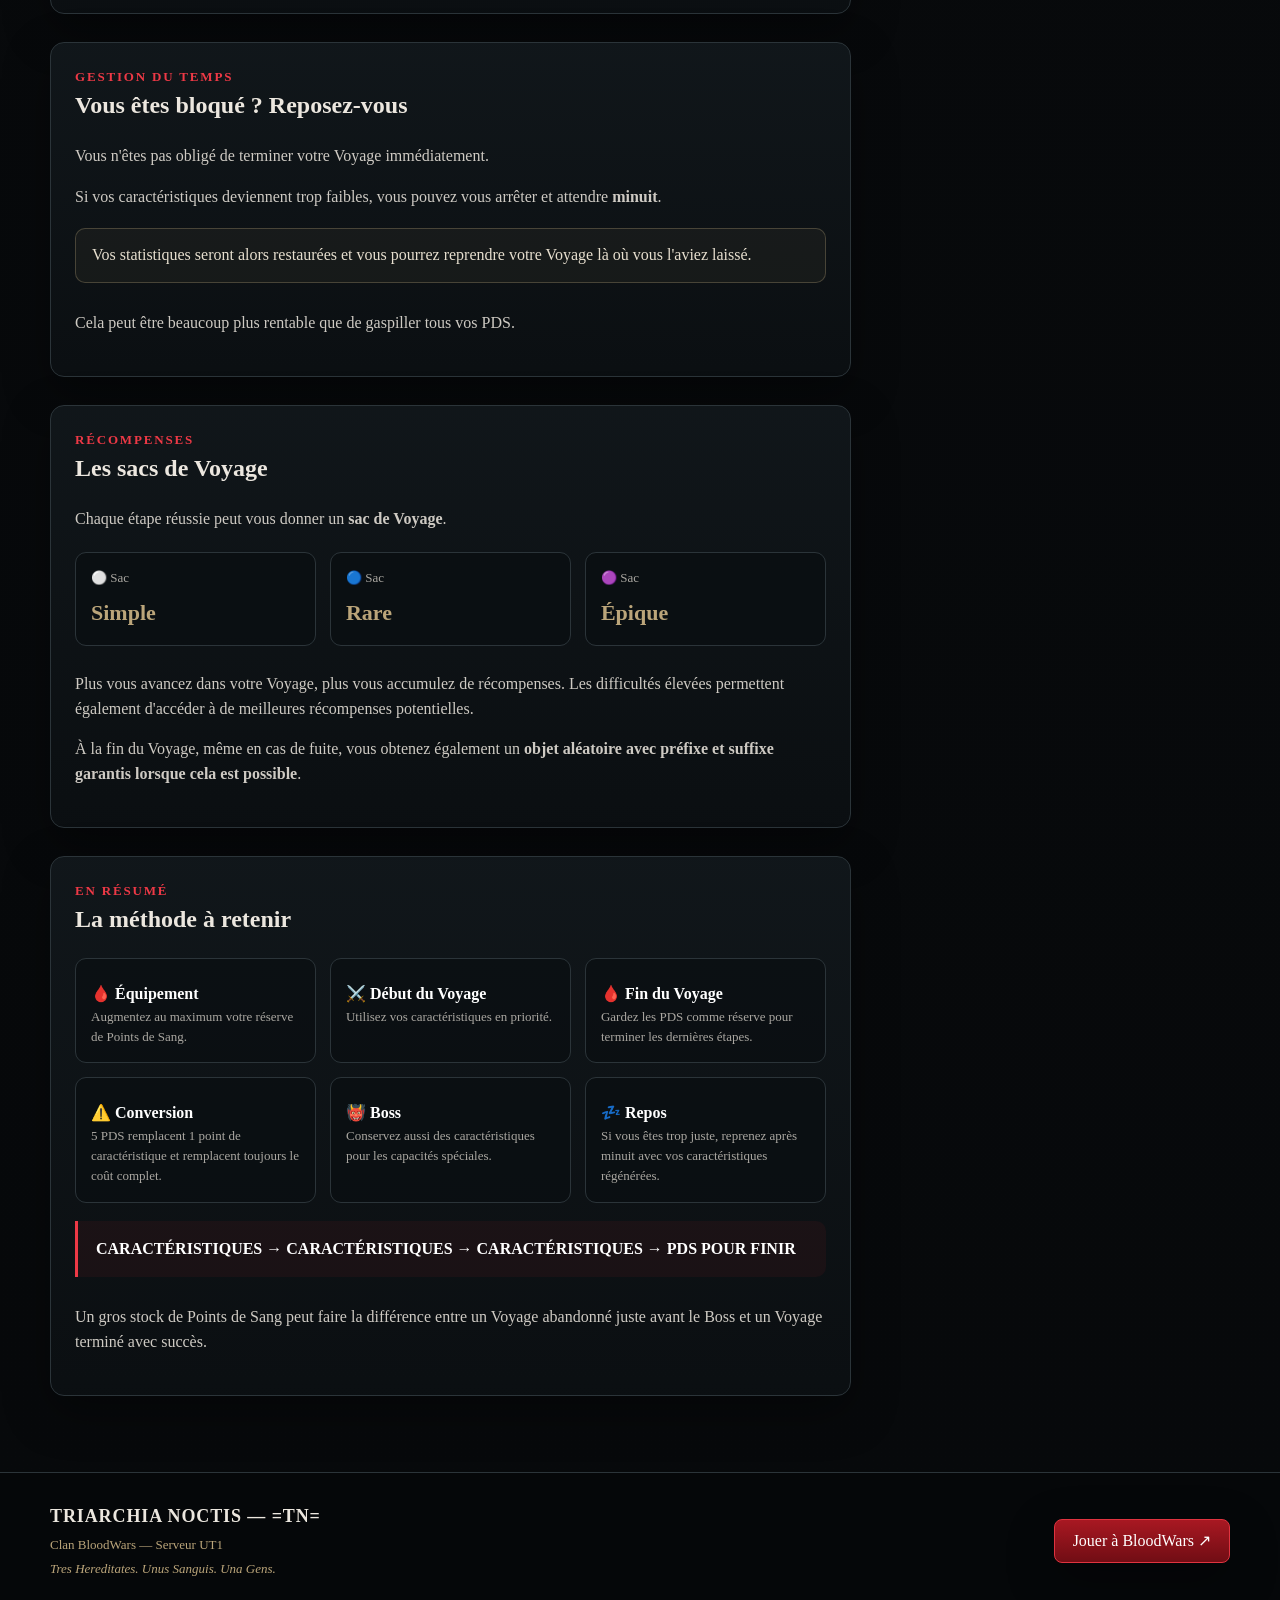
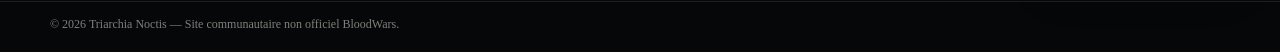
<file: guides/voyage.html>
<!doctype html><html lang="fr"><head>
<meta charset="utf-8"><meta name="viewport" content="width=device-width, initial-scale=1"><meta name="theme-color" content="#07090b">
<title>Guide approfondi — Le Voyage | Triarchia Noctis</title><link rel="stylesheet" href="../assets/css/style.css"></head><body><header class="site-header">
  <div class="container header-row">
    <a class="brand" href="../index.html" aria-label="Retour à l'accueil">
      <img class="brand-mark" src="../assets/images/blason-clan.jpg" alt="Blason Triarchia Noctis">
      <div>
        <div class="brand-title">Triarchia Noctis</div>
        <div class="brand-motto">Tres Hereditates. Unus Sanguis. Una Gens.</div>
      </div>
    </a>
    <button class="nav-toggle" type="button" aria-label="Ouvrir le menu" aria-expanded="false">☰</button>
    <nav class="main-nav" aria-label="Navigation principale">
      <a href="../index.html">Accueil</a>
      <a href="../outils.html">Outils</a>
      <a href="../guides.html" class="active">Guides</a>
      <a href="../clan.html">Clan</a>
      <a href="../actualites.html">Actualités</a>
    </nav>
  </div>
</header>
<main>
<section class="guide-hero">
  <div class="container guide-hero-shell split-layout">
    <div class="guide-hero-copy hero-left">
      <div class="section-kicker">Guide approfondi</div>
      <h1>Le Voyage — les rudiments</h1>
      <p>Comprendre comment gérer ses <strong>caractéristiques</strong> et ses <strong>Points de Sang</strong> pour progresser jusqu'au Boss final sans épuiser trop tôt ses réserves.</p>
      <div class="guide-actions">
        <a class="btn btn-primary" href="https://wiki.fr.bloodwars.net/index.php?title=Le_voyage" target="_blank" rel="noopener">Voir le guide officiel du Voyage ↗</a>
        <a class="btn" href="../guides.html">Retour aux guides</a>
      </div>
    </div>
    <div class="guide-hero-card hero-right">
      <img src="../assets/images/guide-voyage.png" alt="Carte gothique, boussole et équipement de voyage dans l'univers de Triarchia Noctis">
    </div>
  </div>
</section>

<section class="section compact-section">
  <div class="container">
    <nav class="subnav" aria-label="Sommaire du guide">
      <a href="#principe">Principe</a>
      <a href="#preparation">Préparation</a>
      <a href="#etapes">Confrontations</a>
      <a href="#strategie">Stratégie</a>
      <a href="#boss">Boss</a>
      <a href="#repos">Repos</a>
      <a href="#recompenses">Récompenses</a>
      <a href="#resume">Résumé</a>
    </nav>
  </div>
</section>

<section class="section">
  <div class="container article-layout">
    <article class="article-main">
      <div class="article-panel" id="principe">
        <div class="section-kicker">Les bases</div>
        <h2>Comment fonctionne le Voyage ?</h2>
        <p>Le <strong>Voyage</strong> est une aventure composée de plusieurs étapes. À chaque étape, vous devrez dépenser vos <strong>caractéristiques</strong> ou vos <strong>Points de Sang (PDS)</strong> pour progresser jusqu'au Boss final.</p>
        <p>Plus vous choisissez un site et une difficulté élevés, plus le Voyage sera exigeant, mais plus les récompenses potentielles seront intéressantes.</p>
        <div class="callout-quote">Le principe à retenir : <strong>gérer ses réserves</strong> pour conserver assez de ressources jusqu'aux dernières étapes et au Boss.</div>
      </div>

      <div class="article-panel" id="preparation">
        <div class="section-kicker">Avant de partir</div>
        <h2>Préparez votre équipement</h2>
        <p>Il est <strong>fortement conseillé d'avoir un équipement spécialement prévu pour le Voyage</strong>, avec autant de bonus que possible augmentant votre <strong>réserve maximale de Points de Sang</strong>.</p>
        <p>Les objets peuvent augmenter votre maximum de PDS.</p>
        <div class="info-note"><strong>Plus votre réserve de PDS est importante, plus vous aurez de possibilités pour terminer votre Voyage lorsque vos caractéristiques commenceront à manquer.</strong></div>
        <p>Équipez donc votre stuff Voyage <strong>avant de lancer le Voyage</strong>, car vos caractéristiques de départ sont ensuite enregistrées pour celui-ci.</p>
      </div>

      <div class="article-panel" id="etapes">
        <div class="section-kicker">Confrontations</div>
        <h2>Comment fonctionne une étape ?</h2>
        <p>À chaque confrontation, le jeu vous propose d'utiliser une caractéristique.</p>
        <div class="goal-grid">
          <div><strong>⚔️ Frapper</strong><span>Force</span></div>
          <div><strong>🕶️ Se cacher</strong><span>Agilité</span></div>
          <div><strong>🛡️ Se défendre</strong><span>Résistance</span></div>
          <div><strong>🌹 Charmer</strong><span>Apparence</span></div>
          <div><strong>🗣️ Persuader</strong><span>Charisme</span></div>
          <div><strong>☠️ Effrayer</strong><span>Réputation</span></div>
          <div><strong>🎯 Tirer</strong><span>Perception</span></div>
          <div><strong>🤝 Négocier</strong><span>Intelligence</span></div>
          <div><strong>🎭 Duper</strong><span>Savoir</span></div>
        </div>
        <p>Chaque utilisation consomme une partie de la caractéristique concernée. Votre objectif est donc de gérer vos réserves pour aller le plus loin possible.</p>
      </div>

      <div class="article-panel" id="strategie">
        <div class="section-kicker">Stratégie simple</div>
        <h2>1. Utilisez d'abord vos caractéristiques</h2>
        <p>Au début du Voyage, privilégiez autant que possible les confrontations que vous pouvez payer directement avec vos <strong>caractéristiques</strong>.</p>
        <p>Force, Agilité, Résistance, Perception, Savoir, etc.</p>
        <div class="callout-quote">CARACTÉRISTIQUES D'ABORD → POINTS DE SANG ENSUITE.</div>

        <h2>2. Gardez votre réserve de sang pour la fin</h2>
        <p>Lorsque vos caractéristiques commencent à être trop basses, vous pouvez utiliser vos <strong>Points de Sang (PDS)</strong> à la place.</p>
        <div class="key-bonus">1 point de caractéristique demandé <span>= 5 PDS</span></div>
        <p>Exemple : une confrontation demande <strong>100 points de Perception</strong>. Si vous utilisez vos PDS à la place :</p>
        <div class="formula-line">100 × 5 = <strong>500 PDS</strong></div>
        <p>Les PDS ne servent pas simplement à compléter ce qui vous manque. Si l'action demande 100 Perception et que vous n'en avez plus que 80, vous ne payez pas les 20 manquants : en choisissant les PDS, vous remplacez <strong>la totalité des 100 points</strong>, soit <strong>500 PDS</strong>.</p>
        <div class="info-note">C'est pour cela qu'il vaut mieux <strong>économiser ses PDS pendant les premières étapes</strong>.</div>
      </div>

      <div class="article-panel" id="boss">
        <div class="section-kicker">Boss</div>
        <h2>Et les Boss ?</h2>
        <p>Les Boss sont plus exigeants que les confrontations normales.</p>
        <p>Ils se déroulent en <strong>3 manches</strong>, qu'il faut toutes remporter, et la dernière manche propose notamment l'action <strong>Tuer</strong>, qui demande deux caractéristiques.</p>
        <p>Les Boss disposent également d'une <strong>attaque spéciale</strong> que vous pouvez utiliser une seule fois pendant le combat.</p>
        <div class="callout-quote">Les <strong>PDS ne peuvent pas être utilisés pour payer une attaque spéciale</strong>.</div>
        <p>Pensez donc à conserver suffisamment de caractéristiques si vous comptez utiliser cette capacité.</p>
      </div>

      <div class="article-panel" id="repos">
        <div class="section-kicker">Gestion du temps</div>
        <h2>Vous êtes bloqué ? Reposez-vous</h2>
        <p>Vous n'êtes pas obligé de terminer votre Voyage immédiatement.</p>
        <p>Si vos caractéristiques deviennent trop faibles, vous pouvez vous arrêter et attendre <strong>minuit</strong>.</p>
        <div class="info-note">Vos statistiques seront alors restaurées et vous pourrez reprendre votre Voyage là où vous l'aviez laissé.</div>
        <p>Cela peut être beaucoup plus rentable que de gaspiller tous vos PDS.</p>
      </div>

      <div class="article-panel" id="recompenses">
        <div class="section-kicker">Récompenses</div>
        <h2>Les sacs de Voyage</h2>
        <p>Chaque étape réussie peut vous donner un <strong>sac de Voyage</strong>.</p>
        <div class="threshold-grid">
          <div class="threshold-card"><span>⚪ Sac</span><strong>Simple</strong></div>
          <div class="threshold-card"><span>🔵 Sac</span><strong>Rare</strong></div>
          <div class="threshold-card"><span>🟣 Sac</span><strong>Épique</strong></div>
        </div>
        <p>Plus vous avancez dans votre Voyage, plus vous accumulez de récompenses. Les difficultés élevées permettent également d'accéder à de meilleures récompenses potentielles.</p>
        <p>À la fin du Voyage, même en cas de fuite, vous obtenez également un <strong>objet aléatoire avec préfixe et suffixe garantis lorsque cela est possible</strong>.</p>
      </div>

      <div class="article-panel" id="resume">
        <div class="section-kicker">En résumé</div>
        <h2>La méthode à retenir</h2>
        <div class="goal-grid">
          <div><strong>🩸 Équipement</strong><span>Augmentez au maximum votre réserve de Points de Sang.</span></div>
          <div><strong>⚔️ Début du Voyage</strong><span>Utilisez vos caractéristiques en priorité.</span></div>
          <div><strong>🩸 Fin du Voyage</strong><span>Gardez les PDS comme réserve pour terminer les dernières étapes.</span></div>
          <div><strong>⚠️ Conversion</strong><span>5 PDS remplacent 1 point de caractéristique et remplacent toujours le coût complet.</span></div>
          <div><strong>👹 Boss</strong><span>Conservez aussi des caractéristiques pour les capacités spéciales.</span></div>
          <div><strong>💤 Repos</strong><span>Si vous êtes trop juste, reprenez après minuit avec vos caractéristiques régénérées.</span></div>
        </div>
        <div class="callout-quote">CARACTÉRISTIQUES → CARACTÉRISTIQUES → CARACTÉRISTIQUES → PDS POUR FINIR</div>
        <p>Un gros stock de Points de Sang peut faire la différence entre un Voyage abandonné juste avant le Boss et un Voyage terminé avec succès.</p>
      </div>
    </article>

    <aside class="article-side">
      <div class="article-panel sticky-panel">
        <div class="section-kicker">Résumé express</div>
        <h3 class="mt-0">À retenir</h3>
        <div class="mini-summary">
          <div><span>Avant le départ</span><strong>Équipement avec grosse réserve de PDS</strong></div>
          <div><span>Priorité</span><strong>Caractéristiques d'abord</strong></div>
          <div><span>Conversion</span><strong>1 caractéristique = 5 PDS</strong></div>
          <div><span>PDS</span><strong>Remplacent le coût complet de l'action</strong></div>
          <div><span>Boss</span><strong>Gardez des caractéristiques pour l'attaque spéciale</strong></div>
          <div><span>Blocage</span><strong>Attendre minuit peut sauver le Voyage</strong></div>
        </div>
        <div class="guide-actions guide-actions-column">
          <a class="btn btn-primary" href="https://wiki.fr.bloodwars.net/index.php?title=Le_voyage" target="_blank" rel="noopener">Section Voyage officielle ↗</a>
          <a class="btn" href="https://wiki.fr.bloodwars.net/index.php?title=Guide_de_jeu" target="_blank" rel="noopener">Guide de jeu complet ↗</a>
        </div>
      </div>
    </aside>
  </div>
</section>
</main><footer class="site-footer">
  <div class="container footer-main">
    <div class="footer-brand">
      <strong>TRIARCHIA NOCTIS — =TN=</strong>
      <span>Clan BloodWars — Serveur UT1</span>
      <span><em>Tres Hereditates. Unus Sanguis. Una Gens.</em></span>
    </div>
    <a class="btn btn-primary" href="https://fr.bloodwars.net/" target="_blank" rel="noopener">Jouer à BloodWars ↗</a>
  </div>
  <div class="footer-bottom"><div class="container">© 2026 Triarchia Noctis — Site communautaire non officiel BloodWars.</div></div>
</footer><script src="../assets/js/script.js"></script></body></html>
</file>
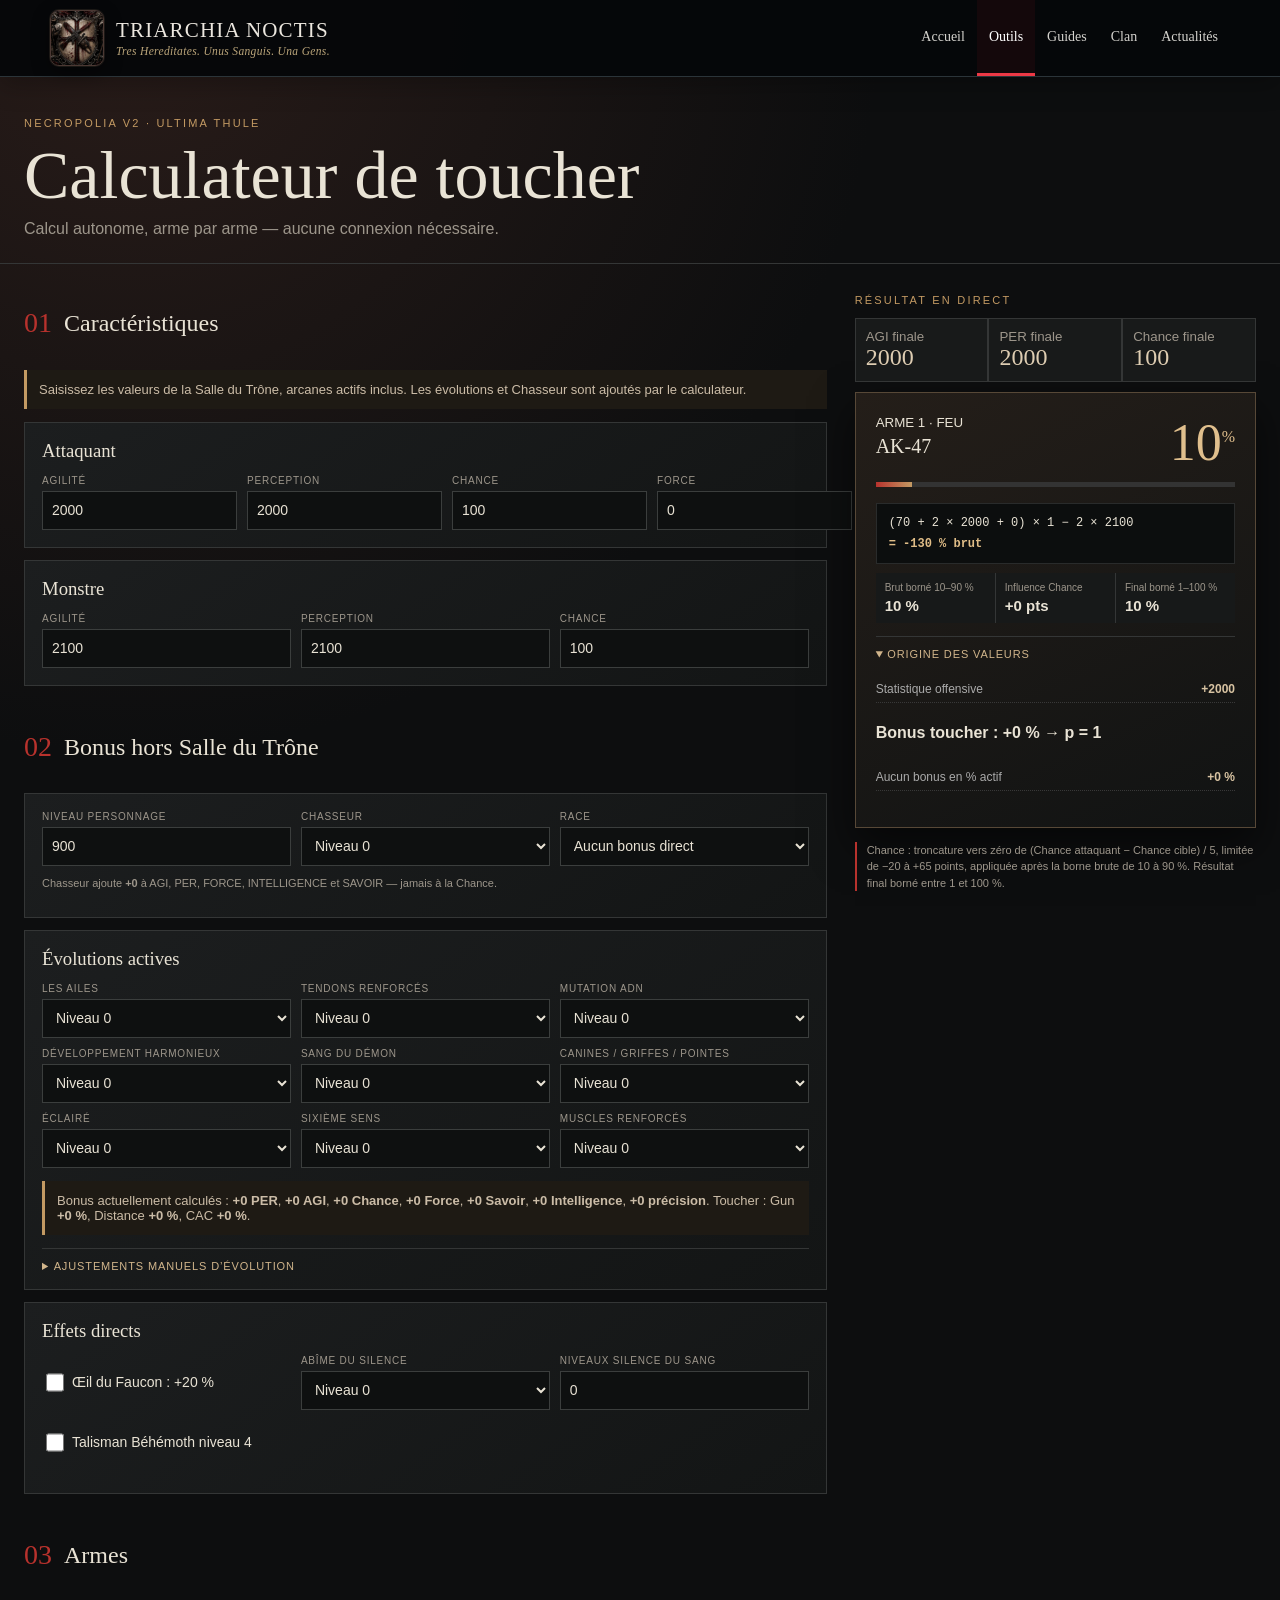
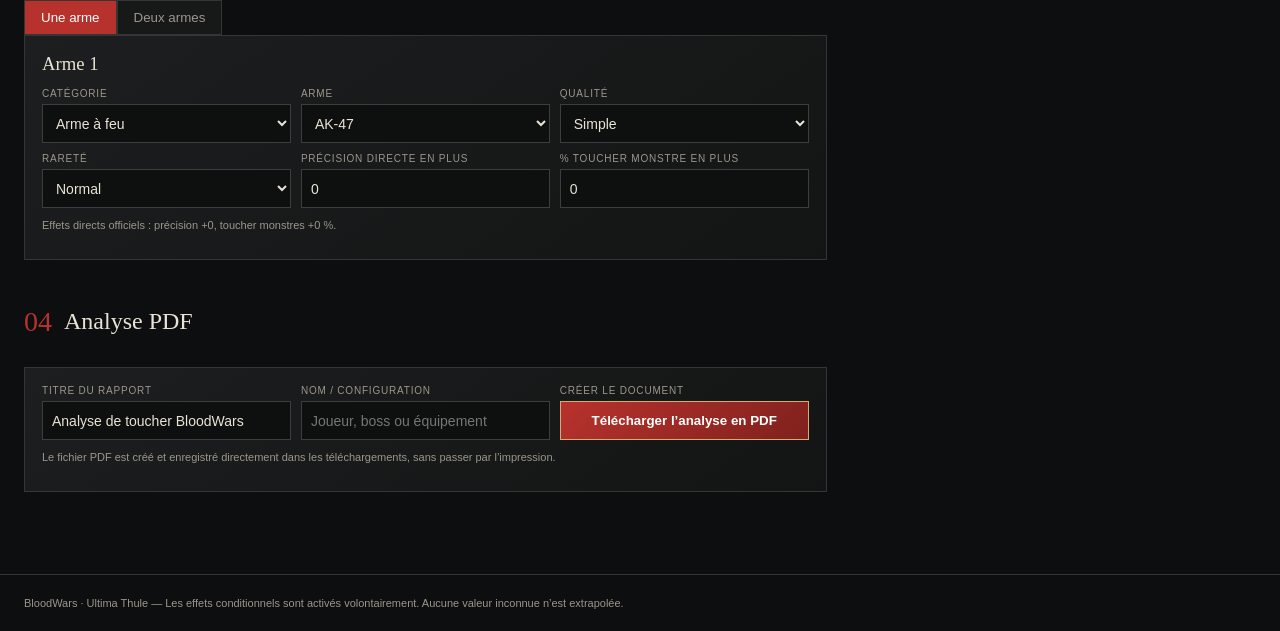
<file: outils/toucher.html>
<!doctype html><html lang="fr"><head><meta charset="utf-8"><meta name="viewport" content="width=device-width,initial-scale=1"><title>Calculateur de toucher BloodWars — Ultima Thule</title><style>
:root{--bg:#0d0e0f;--panel:#181a1b;--line:#343636;--text:#e9e3d5;--muted:#9d968b;--red:#b8322d;--gold:#c39a63}*{box-sizing:border-box}body{margin:0;background:radial-gradient(circle at 10% 0,#291c19,transparent 30%),var(--bg);color:var(--text);font-family:Arial,sans-serif}header,main,footer{max-width:1400px;margin:auto}header{padding:36px 24px 25px;border-bottom:1px solid var(--line)}h1{font:500 clamp(36px,6vw,68px) Georgia,serif;margin:5px 0}.eyebrow{color:var(--gold);font-size:11px;letter-spacing:.2em;text-transform:uppercase}.sub{color:var(--muted)}main{display:grid;grid-template-columns:minmax(0,1.5fr) minmax(360px,.75fr);gap:28px;padding:26px 24px 70px}.section-title{display:flex;gap:12px;align-items:center;margin:28px 0 12px}.section-title:first-child{margin-top:0}.section-title b{font:28px Georgia;color:var(--red)}h2,h3{font-family:Georgia,serif;font-weight:500}.card{background:linear-gradient(145deg,#1c1e1f,#131515);border:1px solid var(--line);padding:17px;margin-bottom:12px}.card h3{margin:0 0 13px}.notice,.warn{border-left:3px solid var(--gold);padding:12px;background:#1e1a14;color:#cbbca7;font-size:13px}.warn{border-color:#bd5a45;background:#281713}.grid{display:grid;grid-template-columns:repeat(4,1fr);gap:10px}.g3{grid-template-columns:repeat(3,1fr)}label{display:flex;flex-direction:column;gap:5px;font-size:10px;color:var(--muted);text-transform:uppercase;letter-spacing:.08em}input,select{height:39px;background:#0e1010;color:var(--text);border:1px solid #3b3e3d;padding:0 9px;font-size:14px}input:focus,select:focus{outline:1px solid var(--gold)}.toggle{flex-direction:row;align-items:center;text-transform:none;font-size:14px;letter-spacing:0;color:var(--text)}.toggle input{width:18px}.tabs button{padding:9px 16px;background:#171919;color:var(--muted);border:1px solid var(--line)}.tabs button.on{background:var(--red);color:white}.pdf-btn{height:39px;border:1px solid #d4ad75;background:linear-gradient(135deg,var(--red),#7f211d);color:#fff;font-weight:700;padding:0 18px;cursor:pointer}.pdf-btn:hover{filter:brightness(1.12)}.micro{font-size:11px;color:var(--muted)}details{margin-top:13px;border-top:1px solid var(--line);padding-top:11px}summary{cursor:pointer;color:#d1b58b;font-size:11px;text-transform:uppercase;letter-spacing:.08em}.sticky{position:sticky;top:16px}.stats{display:grid;grid-template-columns:repeat(3,1fr);margin:10px 0}.stats div{background:#181a1a;border:1px solid var(--line);padding:10px}.stats small{display:block;color:var(--muted)}.stats b{font:24px Georgia;color:#decdb2}.result{border:1px solid #574837;background:linear-gradient(155deg,#241e19,#111313);padding:20px;margin-bottom:14px;box-shadow:0 18px 40px #0008}.head{display:flex;justify-content:space-between}.head h2{margin:4px 0;font-size:20px}.head strong{font:52px Georgia;color:#e0bf8d}.head sup{font-size:16px}.bar{height:5px;background:#333;margin:10px 0 16px}.bar i{display:block;height:100%;background:linear-gradient(90deg,var(--red),var(--gold))}.formula{font:12px monospace;background:#0c0e0e;padding:12px;border:1px solid #292b2b}.formula b{display:block;color:#e0bd87;margin-top:7px}.limits{display:grid;grid-template-columns:repeat(3,1fr);gap:1px;background:var(--line);margin-top:9px}.limits span{background:#171919;padding:9px;color:var(--muted);font-size:10px}.limits b{display:block;color:var(--text);font-size:15px;margin-top:4px}ul{list-style:none;padding:0}li{display:flex;justify-content:space-between;border-bottom:1px dotted #383838;padding:6px 0;font-size:12px;color:#aaa}li b{color:#d8c3a2}.method{font-size:11px;color:var(--muted);line-height:1.5;border-left:2px solid var(--red);padding-left:10px}footer{padding:22px 24px;border-top:1px solid var(--line);color:var(--muted);font-size:11px}#printReport{display:none}.report-table{width:100%;border-collapse:collapse;margin:8px 0 18px}.report-table th,.report-table td{padding:6px 8px;border:1px solid #bbb;text-align:left}.report-table th{background:#eee}.report-note{font-size:11px;color:#555}@media(max-width:950px){main{grid-template-columns:1fr}.results{order:-1}.sticky{position:static}}@media(max-width:650px){.grid,.g3{grid-template-columns:repeat(2,1fr)}main{padding:18px}.limits{grid-template-columns:1fr}}@media print{@page{size:A4;margin:13mm}body{background:#fff!important;color:#111!important;font-family:Arial,sans-serif}body>*:not(#printReport){display:none!important}#printReport{display:block!important;max-width:none;margin:0}.report-title{font:28px Georgia,serif;margin:0 0 4px}.report-meta{color:#555;font-size:11px;margin-bottom:18px}.report-section{margin:18px 0}.report-section>h2{font:19px Georgia,serif;border-bottom:2px solid #7f211d;padding-bottom:5px}.result{background:#fff!important;color:#111!important;border:1px solid #999;box-shadow:none;break-inside:avoid;padding:14px}.head strong,.head h2,.formula b,.limits b,li b{color:#111!important}.bar{display:none}.formula{background:#f4f4f4!important;border-color:#bbb}.limits{background:#bbb}.limits span{background:#f7f7f7!important;color:#444}.result details{display:block!important}.result summary{display:none}.result li{color:#333;border-color:#bbb}.report-footer{margin-top:20px;padding-top:8px;border-top:1px solid #999;font-size:10px;color:#555}}
</style>
<style id="tn-sitebar-style">
.tn-sitebar{position:sticky;top:0;z-index:99999;background:rgba(6,8,10,.97);border-bottom:1px solid #2b3439;box-shadow:0 8px 24px rgba(0,0,0,.26);font-family:Georgia,'Times New Roman',serif;color:#ece7df}
.tn-sitebar,.tn-sitebar *{box-sizing:border-box}
.tn-sitebar a{color:inherit;text-decoration:none}
.tn-sitebar-inner{width:min(1180px,calc(100% - 36px));margin:0 auto;min-height:76px;display:flex;align-items:center;gap:24px}
.tn-sitebar-brand{display:flex;align-items:center;gap:12px;min-width:320px}
.tn-sitebar-mark{width:54px;height:56px;object-fit:cover;object-position:50% 54%;border-radius:9px;border:1px solid #4b3833;box-shadow:0 0 0 1px rgba(187,165,122,.12),0 6px 18px rgba(0,0,0,.42)}
.tn-sitebar-title{font-size:21px;letter-spacing:.055em;text-transform:uppercase;line-height:1.05;white-space:nowrap}
.tn-sitebar-motto{margin-top:4px;color:#bba57a;font-size:11.5px;letter-spacing:.03em;font-style:italic;white-space:nowrap}
.tn-sitebar-nav{display:flex;align-items:stretch;margin-left:auto;min-height:76px}
.tn-sitebar-nav a{display:flex;align-items:center;padding:0 12px;color:#d4d2cd;border-bottom:3px solid transparent;font-size:14px;transition:.18s ease}
.tn-sitebar-nav a:hover{color:#fff;background:rgba(255,255,255,.025)}
.tn-sitebar-nav a.active{color:#fff;border-bottom-color:#ed3946;background:rgba(191,31,41,.08)}
@media(max-width:820px){
  .tn-sitebar-inner{width:calc(100% - 24px);min-height:auto;flex-wrap:wrap;gap:0;padding:9px 0 0}
  .tn-sitebar-brand{min-width:0;width:100%;padding-bottom:8px}
  .tn-sitebar-mark{width:44px;height:46px}
  .tn-sitebar-title{font-size:17px}
  .tn-sitebar-motto{font-size:10px;white-space:normal}
  .tn-sitebar-nav{width:100%;min-height:45px;overflow-x:auto;white-space:nowrap;border-top:1px solid #20282d}
  .tn-sitebar-nav a{padding:0 12px;font-size:13px;flex:0 0 auto}
}
</style>

</head><body>

<div class="tn-sitebar">
  <div class="tn-sitebar-inner">
    <a class="tn-sitebar-brand" href="../index.html" aria-label="Retour à l'accueil de Triarchia Noctis">
      <img class="tn-sitebar-mark" src="../assets/images/blason-clan.jpg" alt="Blason Triarchia Noctis">
      <div>
        <div class="tn-sitebar-title">Triarchia Noctis</div>
        <div class="tn-sitebar-motto">Tres Hereditates. Unus Sanguis. Una Gens.</div>
      </div>
    </a>
    <nav class="tn-sitebar-nav" aria-label="Navigation principale">
      <a href="../index.html">Accueil</a>
      <a class="active" href="../outils.html">Outils</a>
      <a href="../guides.html">Guides</a>
      <a href="../clan.html">Clan</a>
      <a href="../actualites.html">Actualités</a>
    </nav>
  </div>
</div>
<header><span class="eyebrow">Necropolia v2 · Ultima Thule</span><h1>Calculateur de toucher</h1><div class="sub">Calcul autonome, arme par arme — aucune connexion nécessaire.</div></header><main><section>
<div class="section-title"><b>01</b><h2>Caractéristiques</h2></div><p class="notice">Saisissez les valeurs de la Salle du Trône, arcanes actifs inclus. Les évolutions et Chasseur sont ajoutés par le calculateur.</p>
<div class="card"><h3>Attaquant</h3><div class="grid"><label>Agilité<input id="agi" type="number" value="2000"></label><label>Perception<input id="per" type="number" value="2000"></label><label>Chance<input id="luck" type="number" value="100"></label><label>Force<input id="force" type="number" value="0"></label></div></div>
<div class="card"><h3>Monstre</h3><div class="grid g3"><label>Agilité<input id="ta" type="number" value="2100"></label><label>Perception<input id="tp" type="number" value="2100"></label><label>Chance<input id="tl" type="number" value="100"></label></div></div>
<div class="section-title"><b>02</b><h2>Bonus hors Salle du Trône</h2></div><div class="card"><div class="grid g3"><label>Niveau personnage<input id="charLevel" type="number" value="900"></label><label>Chasseur<select id="hunter"></select></label><label>Race<select id="race"><option value="none">Aucun bonus direct</option><option value="beast">Maître des Bêtes (+20 CAC)</option><option value="damned">Damné (+30 chaque arme)</option></select></label></div><p class="micro" id="huntInfo"></p></div>
<div class="card"><h3>Évolutions actives</h3><div class="grid g3" id="evos"></div><p class="notice" id="evoSummary"></p><details><summary>Ajustements manuels d’évolution</summary><div class="grid" id="adjust"></div></details></div>
<div class="card"><h3>Effets directs</h3><div class="grid g3"><label class="toggle"><input id="hawk" type="checkbox">Œil du Faucon : +20 %</label><label>Abîme du Silence<select id="abyss"></select></label><label>Niveaux Silence du Sang<input id="silence" type="number" value="0"></label><label class="toggle"><input id="behemoth" type="checkbox">Talisman Béhémoth niveau 4</label></div><p class="micro" id="behemothInfo"></p></div>
<div class="section-title"><b>03</b><h2>Armes</h2></div><div class="tabs"><button id="one" class="on">Une arme</button><button id="two">Deux armes</button></div><div id="arms"></div>
<div class="section-title"><b>04</b><h2>Analyse PDF</h2></div><div class="card"><div class="grid g3"><label>Titre du rapport<input id="reportTitle" type="text" value="Analyse de toucher BloodWars"></label><label>Nom / configuration<input id="reportSubject" type="text" placeholder="Joueur, boss ou équipement"></label><label>Créer le document<button class="pdf-btn" id="pdfButton" type="button">Télécharger l’analyse en PDF</button></label></div><p class="micro">Le fichier PDF est créé et enregistré directement dans les téléchargements, sans passer par l’impression.</p></div>
</section><aside class="results"><div class="sticky"><span class="eyebrow">Résultat en direct</span><div class="stats"><div><small>AGI finale</small><b id="fagi">0</b></div><div><small>PER finale</small><b id="fper">0</b></div><div><small>Chance finale</small><b id="fluck">0</b></div></div><div id="results"></div><p class="method">Chance : troncature vers zéro de (Chance attaquant − Chance cible) / 5, limitée de −20 à +65 points, appliquée après la borne brute de 10 à 90 %. Résultat final borné entre 1 et 100 %.</p></div></aside></main><footer>BloodWars · Ultima Thule — Les effets conditionnels sont activés volontairement. Aucune valeur inconnue n’est extrapolée.</footer><section id="printReport"></section>
<script>
const E={wings:[0,4,8,12,16,20,24,28,32,36,40,48,56,64,72,80],tendons:[0,5,10,15,20,25,30,35,40,45,50,60,70,80,90,100],dna:[0,0,0,0,2,4,4,4,4,6,8,8,8,8,10,12],harmonious:[0,1,2,3,5,7,8,9,10,12,14,16,18,20,24,28],demon:[0,2,4,6,10,15,17,19,21,25,30,32,34,38,43,45],teeth:[0,0,0,0,25,40,40,40,40,65,80,80,80,80,105,120],enlightened:[0,0,0,0,0,0,0,0,0,0,0,0,0,0,4,10],enlightenedKnowledge:[0,2,4,6,8,10,12,14,16,18,20,24,28,32,36,40],sixth:[0,0,0,0,8,8,8,8,8,16,16,16,16,16,24,24],muscles:[0,0,0,0,0,0,0,0,0,0,0,0,0,0,4,10],forceMuscles:[0,2,4,6,8,10,12,14,16,18,20,24,28,32,36,40]};
const EN=[['wings','Les Ailes'],['tendons','Tendons renforcés'],['dna','Mutation ADN'],['harmonious','Développement harmonieux'],['demon','Sang du démon'],['teeth','Canines / Griffes / Pointes'],['enlightened','Éclairé'],['sixth','Sixième sens'],['muscles','Muscles renforcés']],AN=[['aagi','AGI'],['aper','PER'],['aluck','Chance'],['aforce','Force'],['aprec','Précision'],['agun','% Gun'],['aranged','% Distance'],['amelee','% CAC']];
const WP=[["Couteau","melee",5,0,0,12,0,0],["Légendaire Couteau","melee",7,0,0,12,0,1],["Epique Couteau","melee",18,0,0,12,0,2],["Ancien Couteau","melee",18,0,0,12,0,3],["Bon Couteau","melee",8,0,0,12,1,0],["Légendaire Bon Couteau","melee",11,0,0,12,1,1],["Parfait Couteau","melee",10,0,0,12,2,0],["Légendaire Parfait Couteau","melee",14,0,0,12,2,1],["Poignard","melee",8,0,0,13,0,0],["Légendaire Poignard","melee",11,0,0,13,0,1],["Epique Poignard","melee",27,0,0,13,0,2],["Ancien Poignard","melee",27,0,0,13,0,3],["Bon Poignard","melee",12,0,0,13,1,0],["Légendaire Bon Poignard","melee",17,0,0,13,1,1],["Parfait Poignard","melee",16,0,0,13,2,0],["Légendaire Parfait Poignard","melee",22,0,0,13,2,1],["Matraque","melee",4,0,0,14,0,0],["Légendaire Matraque","melee",6,0,0,14,0,1],["Epique Matraque","melee",14,0,0,14,0,2],["Ancienne Matraque","melee",14,0,0,14,0,3],["Bonne Matraque","melee",6,0,0,14,1,0],["Légendaire Bonne Matraque","melee",9,0,0,14,1,1],["Parfaite Matraque","melee",8,0,0,14,2,0],["Légendaire Parfaite Matraque","melee",11,0,0,14,2,1],["Épée","melee",6,0,0,15,0,0],["Légendaire Épée","melee",9,0,0,15,0,1],["Epique Épée","melee",21,0,0,15,0,2],["Ancienne Épée","melee",21,0,0,15,0,3],["Bonne Épée","melee",9,0,0,15,1,0],["Légendaire Bonne Épée","melee",13,0,0,15,1,1],["Parfaite Épée","melee",12,0,0,15,2,0],["Légendaire Parfaite Épée","melee",17,0,0,15,2,1],["Poing des Cieux","melee",-4,0,0,16,0,0],["Légendaire Poing des Cieux","melee",-4,0,0,16,0,1],["Epique Poing des Cieux","melee",-4,0,0,16,0,2],["Ancienne Poing des Cieux","melee",-4,0,0,16,0,3],["Bonne Poing des Cieux","melee",-4,0,0,16,1,0],["Légendaire Bonne Poing des Cieux","melee",-4,0,0,16,1,1],["Parfaite Poing des Cieux","melee",-4,0,0,16,2,0],["Légendaire Parfaite Poing des Cieux","melee",-4,0,0,16,2,1],["Rapière","melee",10,0,0,17,0,0],["Légendaire Rapière","melee",14,0,0,17,0,1],["Epique Rapière","melee",34,0,0,17,0,2],["Ancienne Rapière","melee",34,0,0,17,0,3],["Bonne Rapière","melee",15,0,0,17,1,0],["Légendaire Bonne Rapière","melee",21,0,0,17,1,1],["Parfaite Rapière","melee",20,0,0,17,2,0],["Légendaire Parfaite Rapière","melee",27,0,0,17,2,1],["Hache","melee",8,5,0,18,0,0],["Légendaire Hache","melee",11,7,0,18,0,1],["Epique Hache","melee",27,18,0,18,0,2],["Ancienne Hache","melee",27,18,0,18,0,3],["Bonne Hache","melee",12,8,0,18,1,0],["Légendaire Bonne Hache","melee",17,11,0,18,1,1],["Parfaite Hache","melee",16,10,0,18,2,0],["Légendaire Parfaite Hache","melee",22,14,0,18,2,1],["Hache Lourde","melee",-16,0,0,19,0,0],["Légendaire Hache Lourde","melee",-16,0,0,19,0,1],["Epique Hache Lourde","melee",-16,0,0,19,0,2],["Ancienne Hache Lourde","melee",-16,0,0,19,0,3],["Bonne Hache Lourde","melee",-16,0,0,19,1,0],["Légendaire Bonne Hache Lourde","melee",-16,0,0,19,1,1],["Parfaite Hache Lourde","melee",-16,0,0,19,2,0],["Légendaire Parfaite Hache Lourde","melee",-16,0,0,19,2,1],["Pique","melee",-12,0,0,20,0,0],["Légendaire Pique","melee",-12,0,0,20,0,1],["Epique Pique","melee",-12,0,0,20,0,2],["Ancienne Pique","melee",-12,0,0,20,0,3],["Bonne Pique","melee",-12,0,0,20,1,0],["Légendaire Bonne Pique","melee",-12,0,0,20,1,1],["Parfaite Pique","melee",-12,0,0,20,2,0],["Légendaire Parfaite Pique","melee",-12,0,0,20,2,1],["Faux","melee",-24,10,0,21,0,0],["Légendaire Faux","melee",-24,14,0,21,0,1],["Epique Faux","melee",-24,34,0,21,0,2],["Ancienne Faux","melee",-24,34,0,21,0,3],["Bonne Faux","melee",-24,15,0,21,1,0],["Légendaire Bonne Faux","melee",-24,21,0,21,1,1],["Parfaite Faux","melee",-24,20,0,21,2,0],["Légendaire Parfaite Faux","melee",-24,27,0,21,2,1],["Massue","melee",-4,0,0,22,0,0],["Légendaire Massue","melee",-4,0,0,22,0,1],["Epique Massue","melee",-4,0,0,22,0,2],["Ancienne Massue","melee",-4,0,0,22,0,3],["Bonne Massue","melee",-4,0,0,22,1,0],["Légendaire Bonne Massue","melee",-4,0,0,22,1,1],["Parfaite Massue","melee",-4,0,0,22,2,0],["Légendaire Parfaite Massue","melee",-4,0,0,22,2,1],["Espadon","melee",0,0,0,23,0,0],["Légendaire Espadon","melee",0,0,0,23,0,1],["Epique Espadon","melee",0,0,0,23,0,2],["Ancien Espadon","melee",0,0,0,23,0,3],["Bon Espadon","melee",0,0,0,23,1,0],["Légendaire Bon Espadon","melee",0,0,0,23,1,1],["Parfait Espadon","melee",0,0,0,23,2,0],["Légendaire Parfait Espadon","melee",0,0,0,23,2,1],["Glock","gun",0,0,0,24,0,0],["Légendaire Glock","gun",0,0,0,24,0,1],["Epique Glock","gun",0,0,0,24,0,2],["Ancien Glock","gun",0,0,0,24,0,3],["Bon Glock","gun",0,0,0,24,1,0],["Légendaire Bon Glock","gun",0,0,0,24,1,1],["Parfait Glock","gun",0,0,0,24,2,0],["Légendaire Parfait Glock","gun",0,0,0,24,2,1],["Magnum","gun",0,0,0,25,0,0],["Légendaire Magnum","gun",0,0,0,25,0,1],["Epique Magnum","gun",0,0,0,25,0,2],["Ancien Magnum","gun",0,0,0,25,0,3],["Bon Magnum","gun",0,0,0,25,1,0],["Légendaire Bon Magnum","gun",0,0,0,25,1,1],["Parfait Magnum","gun",0,0,0,25,2,0],["Légendaire Parfait Magnum","gun",0,0,0,25,2,1],["Uzi","gun",0,0,0,26,0,0],["Légendaire Uzi","gun",0,0,0,26,0,1],["Epique Uzi","gun",0,0,0,26,0,2],["Ancien Uzi","gun",0,0,0,26,0,3],["Bon Uzi","gun",0,0,0,26,1,0],["Légendaire Bon Uzi","gun",0,0,0,26,1,1],["Parfait Uzi","gun",0,0,0,26,2,0],["Légendaire Parfait Uzi","gun",0,0,0,26,2,1],["AK-47","gun",0,0,0,27,0,0],["Légendaire AK-47","gun",0,0,0,27,0,1],["Epique AK-47","gun",0,0,0,27,0,2],["Ancien AK-47","gun",0,0,0,27,0,3],["Bon AK-47","gun",0,0,0,27,1,0],["Légendaire Bon AK-47","gun",0,0,0,27,1,1],["Parfait AK-47","gun",0,0,0,27,2,0],["Légendaire Parfait AK-47","gun",0,0,0,27,2,1],["Fusil","gun",10,0,0,28,0,0],["Légendaire Fusil","gun",14,0,0,28,0,1],["Epique Fusil","gun",34,0,0,28,0,2],["Ancien Fusil","gun",34,0,0,28,0,3],["Bon Fusil","gun",15,0,0,28,1,0],["Légendaire Bon Fusil","gun",21,0,0,28,1,1],["Parfait Fusil","gun",20,0,0,28,2,0],["Légendaire Parfait Fusil","gun",27,0,0,28,2,1],["Lance-flammes","gun",-10,0,0,29,0,0],["Légendaire Lance-flammes","gun",-10,0,0,29,0,1],["Epique Lance-flammes","gun",-10,0,0,29,0,2],["Ancien Lance-flammes","gun",-10,0,0,29,0,3],["Bon Lance-flammes","gun",-10,0,0,29,1,0],["Légendaire Bon Lance-flammes","gun",-10,0,0,29,1,1],["Parfait Lance-flammes","gun",-10,0,0,29,2,0],["Légendaire Parfait Lance-flammes","gun",-10,0,0,29,2,1],["Poing Américain","melee",-4,10,0,51,0,0],["Légendaire Poing Américain","melee",-4,14,0,51,0,1],["Epique Poing Américain","melee",-4,34,0,51,0,2],["Ancien Poing Américain","melee",-4,34,0,51,0,3],["Bon Poing Américain","melee",-4,15,0,51,1,0],["Légendaire Bon Poing Américain","melee",-4,21,0,51,1,1],["Parfait Poing Américain","melee",-4,20,0,51,2,0],["Légendaire Parfait Poing Américain","melee",-4,27,0,51,2,1],["Kama","melee",0,0,0,52,0,0],["Légendaire Kama","melee",0,0,0,52,0,1],["Epique Kama","melee",0,0,0,52,0,2],["Ancien Kama","melee",0,0,0,52,0,3],["Bon Kama","melee",0,0,0,52,1,0],["Légendaire Bon Kama","melee",0,0,0,52,1,1],["Parfait Kama","melee",0,0,0,52,2,0],["Légendaire Parfait Kama","melee",0,0,0,52,2,1],["Wakizashi","melee",10,0,0,53,0,0],["Légendaire Wakizashi","melee",14,0,0,53,0,1],["Epique Wakizashi","melee",34,0,0,53,0,2],["Ancien Wakizashi","melee",34,0,0,53,0,3],["Bon Wakizashi","melee",15,0,0,53,1,0],["Légendaire Bon Wakizashi","melee",21,0,0,53,1,1],["Parfait Wakizashi","melee",20,0,0,53,2,0],["Légendaire Parfait Wakizashi","melee",27,0,0,53,2,1],["Pince-monseigneur","melee",-8,0,0,54,0,0],["Légendaire Pince-monseigneur","melee",-8,0,0,54,0,1],["Epique Pince-monseigneur","melee",-8,0,0,54,0,2],["Ancienne Pince-monseigneur","melee",-8,0,0,54,0,3],["Bonne Pince-monseigneur","melee",-8,0,0,54,1,0],["Légendaire Bonne Pince-monseigneur","melee",-8,0,0,54,1,1],["Parfaite Pince-monseigneur","melee",-8,0,0,54,2,0],["Légendaire Parfaite Pince-monseigneur","melee",-8,0,0,54,2,1],["Morgenstern","melee",-22,5,0,55,0,0],["Légendaire Morgenstern","melee",-22,7,0,55,0,1],["Epique Morgenstern","melee",-22,18,0,55,0,2],["Ancien Morgenstern","melee",-22,18,0,55,0,3],["Bon Morgenstern","melee",-22,8,0,55,1,0],["Légendaire Bon Morgenstern","melee",-22,11,0,55,1,1],["Parfait Morgenstern","melee",-22,10,0,55,2,0],["Légendaire Parfait Morgenstern","melee",-22,14,0,55,2,1],["Katana","melee",-34,10,0,56,0,0],["Légendaire Katana","melee",-34,14,0,56,0,1],["Epique Katana","melee",-34,34,0,56,0,2],["Ancien Katana","melee",-34,34,0,56,0,3],["Bon Katana","melee",-34,15,0,56,1,0],["Légendaire Bon Katana","melee",-34,21,0,56,1,1],["Parfait Katana","melee",-34,20,0,56,2,0],["Légendaire Parfait Katana","melee",-34,27,0,56,2,1],["Tronçonneuse","melee",-40,0,0,57,0,0],["Légendaire Tronçonneuse","melee",-40,0,0,57,0,1],["Epique Tronçonneuse","melee",-40,0,0,57,0,2],["Ancienne Tronçonneuse","melee",-40,0,0,57,0,3],["Bonne Tronçonneuse","melee",-40,0,0,57,1,0],["Légendaire Bonne Tronçonneuse","melee",-40,0,0,57,1,1],["Parfaite Tronçonneuse","melee",-40,0,0,57,2,0],["Légendaire Parfaite Tronçonneuse","melee",-40,0,0,57,2,1],["Hallebarde","melee",-28,5,0,58,0,0],["Légendaire Hallebarde","melee",-28,7,0,58,0,1],["Epique Hallebarde","melee",-28,18,0,58,0,2],["Ancienne Hallebarde","melee",-28,18,0,58,0,3],["Bonne Hallebarde","melee",-28,8,0,58,1,0],["Légendaire Bonne Hallebarde","melee",-28,11,0,58,1,1],["Parfaite Hallebarde","melee",-28,10,0,58,2,0],["Légendaire Parfaite Hallebarde","melee",-28,14,0,58,2,1],["Desert Eagle","gun",0,5,0,59,0,0],["Légendaire Desert Eagle","gun",0,7,0,59,0,1],["Epique Desert Eagle","gun",0,18,0,59,0,2],["Ancien Desert Eagle","gun",0,18,0,59,0,3],["Bon Desert Eagle","gun",0,8,0,59,1,0],["Légendaire Bon Desert Eagle","gun",0,11,0,59,1,1],["Parfait Desert Eagle","gun",0,10,0,59,2,0],["Légendaire Parfait Desert Eagle","gun",0,14,0,59,2,1],["Beretta","gun",0,0,0,60,0,0],["Légendaire Beretta","gun",0,0,0,60,0,1],["Epique Beretta","gun",0,0,0,60,0,2],["Ancienne Beretta","gun",0,0,0,60,0,3],["Bonne Beretta","gun",0,0,0,60,1,0],["Légendaire Bonne Beretta","gun",0,0,0,60,1,1],["Parfaite Beretta","gun",0,0,0,60,2,0],["Légendaire Parfaite Beretta","gun",0,0,0,60,2,1],["Scorpion","gun",0,5,0,61,0,0],["Légendaire Scorpion","gun",0,7,0,61,0,1],["Epique Scorpion","gun",0,18,0,61,0,2],["Ancien Scorpion","gun",0,18,0,61,0,3],["Bon Scorpion","gun",0,8,0,61,1,0],["Légendaire Bon Scorpion","gun",0,11,0,61,1,1],["Parfait Scorpion","gun",0,10,0,61,2,0],["Légendaire Parfait Scorpion","gun",0,14,0,61,2,1],["Mp5k","gun",0,10,0,62,0,0],["Légendaire Mp5k","gun",0,14,0,62,0,1],["Epique Mp5k","gun",0,34,0,62,0,2],["Ancien Mp5k","gun",0,34,0,62,0,3],["Bon Mp5k","gun",0,15,0,62,1,0],["Légendaire Bon Mp5k","gun",0,21,0,62,1,1],["Parfait Mp5k","gun",0,20,0,62,2,0],["Légendaire Parfait Mp5k","gun",0,27,0,62,2,1],["Fn-Fal","gun",0,0,0,63,0,0],["Légendaire Fn-Fal","gun",0,0,0,63,0,1],["Epique Fn-Fal","gun",0,0,0,63,0,2],["Ancien Fn-Fal","gun",0,0,0,63,0,3],["Bon Fn-Fal","gun",0,0,0,63,1,0],["Légendaire Bon Fn-Fal","gun",0,0,0,63,1,1],["Parfait Fn-Fal","gun",0,0,0,63,2,0],["Légendaire Parfait Fn-Fal","gun",0,0,0,63,2,1],["Fusil de Sniper","gun",0,5,0,64,0,0],["Légendaire Fusil de Sniper","gun",0,7,0,64,0,1],["Epique Fusil de Sniper","gun",0,18,0,64,0,2],["Ancien Fusil de Sniper","gun",0,18,0,64,0,3],["Bon Fusil de Sniper","gun",0,8,0,64,1,0],["Légendaire Bon Fusil de Sniper","gun",0,11,0,64,1,1],["Parfait Fusil de Sniper","gun",0,10,0,64,2,0],["Légendaire Parfait Fusil de Sniper","gun",0,14,0,64,2,1],["Carabine de Chasse","gun",0,0,0,65,0,0],["Légendaire Carabine de Chasse","gun",0,0,0,65,0,1],["Epique Carabine de Chasse","gun",0,0,0,65,0,2],["Ancienne Carabine de Chasse","gun",0,0,0,65,0,3],["Bonne Carabine de Chasse","gun",0,0,0,65,1,0],["Légendaire Bonne Carabine de Chasse","gun",0,0,0,65,1,1],["Parfaite Carabine de Chasse","gun",0,0,0,65,2,0],["Légendaire Parfaite Carabine de Chasse","gun",0,0,0,65,2,1],["Semi-automatique de Sniper","gun",0,5,0,66,0,0],["Légendaire Semi-automatique de Sniper","gun",0,7,0,66,0,1],["Epique Semi-automatique de Sniper","gun",0,18,0,66,0,2],["Ancien Semi-automatique de Sniper","gun",0,18,0,66,0,3],["Bon Semi-automatique de Sniper","gun",0,8,0,66,1,0],["Légendaire Bon Semi-automatique de Sniper","gun",0,11,0,66,1,1],["Parfait Semi-automatique de Sniper","gun",0,10,0,66,2,0],["Légendaire Parfait Semi-automatique de Sniper","gun",0,14,0,66,2,1],["Arc","ranged",-5,0,0,67,0,0],["Légendaire Arc","ranged",-5,0,2,67,0,1],["Epique Arc","ranged",-5,0,2,67,0,2],["Ancien Arc","ranged",-5,0,2,67,0,3],["Bon Arc","ranged",-5,0,0,67,1,0],["Légendaire Bon Arc","ranged",-5,0,2,67,1,1],["Parfait Arc","ranged",-5,0,0,67,2,0],["Légendaire Parfait Arc","ranged",-5,0,2,67,2,1],["Arc Court","ranged",3,0,0,68,0,0],["Légendaire Arc Court","ranged",5,0,2,68,0,1],["Epique Arc Court","ranged",11,0,2,68,0,2],["Ancien Arc Court","ranged",11,0,2,68,0,3],["Bon Arc Court","ranged",5,0,0,68,1,0],["Légendaire Bon Arc Court","ranged",7,0,2,68,1,1],["Parfait Arc Court","ranged",6,0,0,68,2,0],["Légendaire Parfait Arc Court","ranged",9,0,2,68,2,1],["Arc Long","ranged",0,0,0,69,0,0],["Légendaire Arc Long","ranged",0,0,4,69,0,1],["Epique Arc Long","ranged",0,0,4,69,0,2],["Ancien Arc Long","ranged",0,0,4,69,0,3],["Bon Arc Long","ranged",0,0,0,69,1,0],["Légendaire Bon Arc Long","ranged",0,0,4,69,1,1],["Parfait Arc Long","ranged",0,0,0,69,2,0],["Légendaire Parfait Arc Long","ranged",0,0,4,69,2,1],["Arc Reflex","ranged",0,0,0,70,0,0],["Légendaire Arc Reflex","ranged",0,0,4,70,0,1],["Epique Arc Reflex","ranged",0,0,4,70,0,2],["Ancien Arc Reflex","ranged",0,0,4,70,0,3],["Bon Arc Reflex","ranged",0,0,0,70,1,0],["Légendaire Bon Arc Reflex","ranged",0,0,4,70,1,1],["Parfait Arc Reflex","ranged",0,0,0,70,2,0],["Légendaire Parfait Arc Reflex","ranged",0,0,4,70,2,1],["Arbalète","ranged",0,0,0,71,0,0],["Légendaire Arbalète","ranged",0,0,4,71,0,1],["Epique Arbalète","ranged",0,0,4,71,0,2],["Ancienne Arbalète","ranged",0,0,4,71,0,3],["Bonne Arbalète","ranged",0,0,0,71,1,0],["Légendaire Bonne Arbalète","ranged",0,0,4,71,1,1],["Parfaite Arbalète","ranged",0,0,0,71,2,0],["Légendaire Parfaite Arbalète","ranged",0,0,4,71,2,1],["Lourde Arbalète","ranged",-10,0,0,72,0,0],["Légendaire Lourde Arbalète","ranged",-10,0,4,72,0,1],["Epique Lourde Arbalète","ranged",-10,0,4,72,0,2],["Ancienne Lourde Arbalète","ranged",-10,0,4,72,0,3],["Bonne Lourde Arbalète","ranged",-10,0,0,72,1,0],["Légendaire Bonne Lourde Arbalète","ranged",-10,0,4,72,1,1],["Parfaite Lourde Arbalète","ranged",-10,0,0,72,2,0],["Légendaire Parfaite Lourde Arbalète","ranged",-10,0,4,72,2,1],["Javelot","ranged",0,0,0,73,0,0],["Légendaire Javelot","ranged",0,0,4,73,0,1],["Epique Javelot","ranged",0,0,4,73,0,2],["Ancien Javelot","ranged",0,0,4,73,0,3],["Bon Javelot","ranged",0,0,0,73,1,0],["Légendaire Bon Javelot","ranged",0,0,4,73,1,1],["Parfait Javelot","ranged",0,0,0,73,2,0],["Légendaire Parfait Javelot","ranged",0,0,4,73,2,1],["Pilum","ranged",0,0,0,74,0,0],["Légendaire Pilum","ranged",0,0,4,74,0,1],["Epique Pilum","ranged",0,0,4,74,0,2],["Ancien Pilum","ranged",0,0,4,74,0,3],["Bon Pilum","ranged",0,0,0,74,1,0],["Légendaire Bon Pilum","ranged",0,0,4,74,1,1],["Parfait Pilum","ranged",0,0,0,74,2,0],["Légendaire Parfait Pilum","ranged",0,0,4,74,2,1],["Couteau de lancer","ranged",5,0,0,75,0,0],["Légendaire Couteau de lancer","ranged",7,0,2,75,0,1],["Epique Couteau de lancer","ranged",18,0,2,75,0,2],["Ancien Couteau de lancer","ranged",18,0,2,75,0,3],["Bon Couteau de lancer","ranged",8,0,0,75,1,0],["Légendaire Bon Couteau de lancer","ranged",11,0,2,75,1,1],["Parfait Couteau de lancer","ranged",10,0,0,75,2,0],["Légendaire Parfait Couteau de lancer","ranged",14,0,2,75,2,1],["Francisque","ranged",0,0,0,76,0,0],["Légendaire Francisque","ranged",0,0,2,76,0,1],["Epique Francisque","ranged",0,0,2,76,0,2],["Ancienne Francisque","ranged",0,0,2,76,0,3],["Bonne Francisque","ranged",0,0,0,76,1,0],["Légendaire Bonne Francisque","ranged",0,0,2,76,1,1],["Parfaite Francisque","ranged",0,0,0,76,2,0],["Légendaire Parfaite Francisque","ranged",0,0,2,76,2,1],["Shuriken","ranged",7,0,0,77,0,0],["Légendaire Shuriken","ranged",10,0,2,77,0,1],["Epique Shuriken","ranged",25,0,2,77,0,2],["Ancien Shuriken","ranged",25,0,2,77,0,3],["Bon Shuriken","ranged",11,0,0,77,1,0],["Légendaire Bon Shuriken","ranged",15,0,2,77,1,1],["Parfait Shuriken","ranged",14,0,0,77,2,0],["Légendaire Parfait Shuriken","ranged",19,0,2,77,2,1],["Coups de poings","melee",0,0,0,0,0,0],["Légendaire Coups de poings","melee",0,0,0,0,0,1],["Epique Coups de poings","melee",0,0,0,0,0,2],["Ancien Coups de poings","melee",0,0,0,0,0,3],["Bon Coups de poings","melee",0,0,0,0,1,0],["Légendaire Bon Coups de poings","melee",0,0,0,0,1,1],["Parfait Coups de poings","melee",0,0,0,0,2,0],["Légendaire Parfait Coups de poings","melee",0,0,0,0,2,1]];
const W=Object.fromEntries(WP.map((x,i)=>['w'+i,{name:x[0],type:x[1],precision:x[2],hit:x[3],div:x[4]||undefined,base:x[5],quality:x[6],rarity:x[7],note:`Effets directs officiels : précision ${x[2]>=0?'+':''}${x[2]}, toucher monstres +${x[3]} %${x[4]?`, précision +⌊FORCE/${x[4]}⌋`:''}.`}]));
const PROFILES=Object.values(W),BASES=[...new Map(PROFILES.filter(w=>w.quality===0&&w.rarity===0).map(w=>[w.base,{id:w.base,name:w.name,type:w.type}])).values()].sort((a,b)=>a.name.localeCompare(b.name,'fr'));
const $=id=>document.getElementById(id),n=id=>Number($(id).value)||0,ev=(k,l)=>E[k][l]??0,cap=(x,a,b)=>Math.min(b,Math.max(a,x)),fmt=x=>Number.isInteger(x)?x:String(x.toFixed(2)).replace('.',',');let count=1;
$('hunter').innerHTML=[0,1,2,3,4,5].map(x=>`<option value="${x}">Niveau ${x}</option>`).join('');$('abyss').innerHTML=[0,1,2,3,4].map(x=>`<option value="${x}">Niveau ${x}</option>`).join('');$('evos').innerHTML=EN.map(([k,l])=>`<label>${l}<select id="${k}">${Array.from({length:16},(_,x)=>`<option value="${x}">Niveau ${x}</option>`).join('')}</select></label>`).join('');$('adjust').innerHTML=AN.map(([k,l])=>`<label>${l}<input id="${k}" type="number" value="0"></label>`).join('');
function armHTML(i){return `<div class="card"><h3>Arme ${i+1}</h3><div class="grid g3"><label>Catégorie<select id="cat${i}"><option value="gun">Arme à feu</option><option value="melee">Corps à corps</option><option value="ranged">Arme à distance</option></select></label><label>Arme<select id="base${i}"></select></label><label>Qualité<select id="quality${i}"><option value="0">Simple</option><option value="1">Bon</option><option value="2">Parfait</option></select></label><label>Rareté<select id="rarity${i}"><option value="0">Normal</option><option value="1">Légendaire</option><option value="2">Épique</option><option value="3">Ancien</option></select></label><label>Précision directe en plus<input id="prec${i}" type="number" value="0"></label><label>% toucher monstre en plus<input id="hit${i}" type="number" value="0"></label></div><p class="micro" id="note${i}"></p></div>`}
function fillBases(i){const type=$('cat'+i).value,old=$('base'+i).value,list=BASES.filter(x=>x.type===type);$('base'+i).innerHTML=list.map(x=>`<option value="${x.id}">${x.name}</option>`).join('');if(list.some(x=>String(x.id)===old))$('base'+i).value=old}
function selectedWeapon(i){const type=$('cat'+i).value,base=Number($('base'+i).value),rarity=n('rarity'+i),q=$('quality'+i);if(rarity>=2){q.value='0';q.disabled=true}else q.disabled=false;const quality=Number(q.value);return PROFILES.find(w=>w.type===type&&w.base===base&&w.quality===quality&&w.rarity===rarity)||PROFILES.find(w=>w.type===type&&w.base===base&&w.quality===0&&w.rarity===rarity)||PROFILES.find(w=>w.type===type&&w.base===base)}
function drawArms(){$('arms').innerHTML=Array.from({length:count},(_,i)=>armHTML(i)).join('');for(let i=0;i<count;i++){fillBases(i);$('cat'+i).addEventListener('change',()=>{fillBases(i);calc()})}document.querySelectorAll('#arms input,#arms select').forEach(x=>x.addEventListener('input',calc));calc()}
function rows(a,pct=false){return `<ul>${a.map(([s,v])=>`<li><span>${s}</span><b>${v>=0?'+':''}${fmt(v)}${pct?' %':''}</b></li>`).join('')}</ul>`}
let LAST=null;
function calc(){const hunter=n('hunter'),step=[0,20,16,14,12,10][hunter],hunt=step?Math.floor(n('charLevel')/step):0,lv=Object.fromEntries(EN.map(([k])=>[k,n(k)])),harm=ev('harmonious',lv.harmonious),dna=ev('dna',lv.dna),muscleForce=ev('forceMuscles',lv.muscles),enlightenedKnowledge=ev('enlightenedKnowledge',lv.enlightened),common=harm+hunt,behemothActive=$('behemoth').checked,behemothStats={force:muscleForce+harm+hunt,intelligence:harm+hunt,knowledge:enlightenedKnowledge+harm+hunt},behemothBonus={agi:behemothActive?Math.trunc(behemothStats.force*.4):0,per:behemothActive?Math.trunc((behemothStats.intelligence+behemothStats.knowledge)*.4):0},stats={agi:n('agi')+common+ev('tendons',lv.tendons)+dna+n('aagi')+behemothBonus.agi,per:n('per')+common+ev('wings',lv.wings)+dna+n('aper')+behemothBonus.per,luck:n('luck')+ev('demon',lv.demon)+n('aluck'),force:n('force')+common+muscleForce+n('aforce')};$('behemothInfo').innerHTML=behemothActive?`Béhémoth automatique sur les bonus hors Salle du Trône : FORCE <b>${behemothStats.force}</b> → AGI <b>+${behemothBonus.agi}</b> ; SAVOIR <b>${behemothStats.knowledge}</b> + INTELLIGENCE <b>${behemothStats.intelligence}</b> = <b>${behemothStats.intelligence+behemothStats.knowledge}</b> → PER <b>+${behemothBonus.per}</b> (40 % de la somme). Fractions tronquées.`:'';$('fagi').textContent=stats.agi;$('fper').textContent=stats.per;$('fluck').textContent=stats.luck;$('huntInfo').innerHTML=`Chasseur ajoute <b>+${hunt}</b> à AGI, PER, FORCE, INTELLIGENCE et SAVOIR — jamais à la Chance.`;$('evoSummary').innerHTML=`Bonus actuellement calculés : <b>+${ev('wings',lv.wings)+dna+harm} PER</b>, <b>+${ev('tendons',lv.tendons)+dna+harm} AGI</b>, <b>+${ev('demon',lv.demon)} Chance</b>, <b>+${muscleForce+harm} Force</b>, <b>+${enlightenedKnowledge+harm} Savoir</b>, <b>+${harm} Intelligence</b>, <b>+${ev('teeth',lv.teeth)} précision</b>. Toucher : Gun <b>+${ev('enlightened',lv.enlightened)} %</b>, Distance <b>+${ev('sixth',lv.sixth)} %</b>, CAC <b>+${ev('muscles',lv.muscles)} %</b>.`;
let html='',weaponReports=[];for(let i=0;i<count;i++){const w=selectedWeapon(i),type=w.type;$('note'+i).textContent=w.note;const off=type==='gun'?stats.per:type==='melee'?stats.agi:stats.agi+stats.per,def=type==='gun'?n('tp'):type==='melee'?n('ta'):n('ta')+n('tp'),racial=$('race').value==='damned'?30:$('race').value==='beast'&&type==='melee'?20:0,talisman=[0,.5,1,1.5,2][n('abyss')]*n('silence'),derived=w.div?Math.trunc(stats.force/w.div):0,z=w.precision+n('prec'+i)+ev('teeth',lv.teeth)+racial+talisman+derived+n('aprec'),cat=type==='gun'?ev('enlightened',lv.enlightened)+n('agun'):type==='ranged'?ev('sixth',lv.sixth)+n('aranged'):ev('muscles',lv.muscles)+n('amelee'),pct=w.hit+n('hit'+i)+cat+($('hawk').checked?20:0),p=1+pct/100,raw=(70+2*off+z)*p-2*def,bounded=cap(raw,10,90),shift=cap(Math.trunc((stats.luck-n('tl'))/5),-20,65),final=cap(bounded+shift,1,100),src=[['Statistique offensive',off],['Précision fixe de l’arme',w.precision],['Précision personnalisée',n('prec'+i)],['Canines / Griffes / Pointes',ev('teeth',lv.teeth)],['Bonus racial',racial],['Abîme du Silence',talisman],['Précision liée à la FORCE',derived],['Ajustement évolution',n('aprec')]].filter(x=>x[1]),ps=[[`Effet de ${w.name}`,w.hit],['Bonus propre saisi',n('hit'+i)],['Évolution de catégorie',cat],['Œil du Faucon',$('hawk').checked?20:0]].filter(x=>x[1]);
const impacts=[],add=(source,value,letter,role,suffix='')=>{if(value!==0)impacts.push([source,`${value>0?'+':''}${fmt(value)}${suffix}`,letter,role])},xRole='Statistique offensive';if(type==='gun'){add('Perception saisie',n('per'),'x',xRole);add('Les Ailes',ev('wings',lv.wings),'x','Ajout à la Perception');add('Mutation ADN',dna,'x','Ajout à la Perception');add('Développement harmonieux',harm,'x','Ajout direct à la Perception');add('Chasseur',hunt,'x','Ajout direct à la Perception');add('Béhémoth — somme INT + SAV',behemothBonus.per,'x','Ajout automatique à la Perception');add('Ajustement Perception',n('aper'),'x','Ajout manuel')}else if(type==='melee'){add('Agilité saisie',n('agi'),'x',xRole);add('Tendons renforcés',ev('tendons',lv.tendons),'x','Ajout à l’Agilité');add('Mutation ADN',dna,'x','Ajout à l’Agilité');add('Développement harmonieux',harm,'x','Ajout direct à l’Agilité');add('Chasseur',hunt,'x','Ajout direct à l’Agilité');add('Béhémoth — Force',behemothBonus.agi,'x','Ajout automatique à l’Agilité');add('Ajustement Agilité',n('aagi'),'x','Ajout manuel')}else{add('Agilité + Perception saisies',n('agi')+n('per'),'x',xRole);add('Les Ailes',ev('wings',lv.wings),'x','Ajout à la Perception');add('Tendons renforcés',ev('tendons',lv.tendons),'x','Ajout à l’Agilité');add('Mutation ADN',dna*2,'x',`+${fmt(dna)} AGI et +${fmt(dna)} PER`);add('Développement harmonieux',harm*2,'x',`+${fmt(harm)} AGI et +${fmt(harm)} PER directs`);add('Chasseur',hunt*2,'x',`+${fmt(hunt)} AGI et +${fmt(hunt)} PER directs`);add('Béhémoth',behemothBonus.agi+behemothBonus.per,'x',`+${fmt(behemothBonus.agi)} AGI et +${fmt(behemothBonus.per)} PER automatiques`);add('Ajustements AGI + PER',n('aagi')+n('aper'),'x','Ajouts manuels')}if(behemothActive){add('Muscles renforcés',muscleForce,'x (Béhémoth)','Force supplémentaire');add('Éclairé',enlightenedKnowledge,'x (Béhémoth)','Savoir supplémentaire');add('Développement harmonieux',harm*3,'x (Béhémoth)',`+${fmt(harm)} Force, Intelligence et Savoir`);add('Chasseur',hunt*3,'x (Béhémoth)',`+${fmt(hunt)} Force, Intelligence et Savoir`)}add('Défense du monstre',def,'y','Soustraite par −2 × y');add(`Précision de ${w.name}`,w.precision,'z','Précision fixe');add('Précision directe saisie',n('prec'+i),'z','Ajout manuel');add('Canines / Griffes / Pointes',ev('teeth',lv.teeth),'z','Précision de chaque arme');add('Bonus racial',racial,'z','Précision compatible');add('Abîme du Silence',talisman,'z','Précision de toute arme');if(w.div){add('Force saisie',n('force'),'z (indirect)','Entre dans la Force utilisée');add('Muscles renforcés',muscleForce,'z (indirect)','Ajout à la Force utilisée');add('Développement harmonieux',harm,'z (indirect)','Ajout à la Force utilisée');add('Chasseur',hunt,'z (indirect)','Ajout à la Force utilisée');add('Ajustement Force',n('aforce'),'z (indirect)','Ajout manuel à la Force');add(`Conversion : Force totale ${stats.force} ÷ ${w.div}`,derived,'z','Précision par tranches complètes')}add('Ajustement de précision',n('aprec'),'z','Ajout manuel');add(`Effet de ${w.name}`,w.hit,'p','Bonus de toucher',' %');add('Bonus monstre saisi',n('hit'+i),'p','Bonus de toucher',' %');add('Évolution de catégorie',cat,'p','Bonus de toucher compatible',' %');add('Œil du Faucon',$('hawk').checked?20:0,'p','Bonus de toucher',' %');add('Chance saisie',n('luck'),'c','Chance de l’attaquant');add('Sang du démon',ev('demon',lv.demon),'c','Ajout à la Chance');add('Ajustement Chance',n('aluck'),'c','Ajout manuel');add('Chance du monstre',-n('tl'),'c','Valeur opposée dans l’écart');
weaponReports.push({name:w.name,type,x:off,y:def,z,p,pct,c:shift,raw,bounded,final,impacts});html+=`<article class="result"><div class="head"><div><small>ARME ${i+1} · ${type==='gun'?'FEU':type==='melee'?'CAC':'DISTANCE'}</small><h2>${w.name}</h2></div><strong>${fmt(final)}<sup>%</sup></strong></div><div class="bar"><i style="width:${final}%"></i></div><div class="formula">(70 + 2 × ${off} + ${z}) × ${fmt(p)} − 2 × ${def}<b>= ${fmt(raw)} % brut</b></div><div class="limits"><span>Brut borné 10–90 %<b>${fmt(bounded)} %</b></span><span>Influence Chance<b>${shift>=0?'+':''}${shift} pts</b></span><span>Final borné 1–100 %<b>${fmt(final)} %</b></span></div><details open><summary>Origine des valeurs</summary>${rows(src)}<h4>Bonus toucher : +${fmt(pct)} % → p = ${fmt(p)}</h4>${rows(ps.length?ps:[['Aucun bonus en % actif',0]],true)}</details></article>`}$('results').innerHTML=html;LAST={stats,hunt,lv,weapons:weaponReports,behemoth:{active:behemothActive,stats:behemothStats,bonus:behemothBonus}}}
function esc(s){return String(s).replace(/[&<>"']/g,c=>({'&':'&amp;','<':'&lt;','>':'&gt;','"':'&quot;',"'":'&#39;'}[c]))}
function reportTable(rows){return `<table class="report-table"><tbody>${rows.map(([a,b])=>`<tr><th>${esc(a)}</th><td>${esc(b)}</td></tr>`).join('')}</tbody></table>`}
function impactTable(rows){return `<table class="report-table"><thead><tr><th>Source</th><th>Apport</th><th>Lettre</th><th>Rôle dans le calcul</th></tr></thead><tbody>${rows.map(r=>`<tr>${r.map(v=>`<td>${esc(v)}</td>`).join('')}</tr>`).join('')}</tbody></table>`}
function evoDesc(k,l){const v=ev(k,l),f=ev('forceMuscles',l),s=ev('enlightenedKnowledge',l);return {wings:`Niveau ${l} : +${v} PER → x`,tendons:`Niveau ${l} : +${v} AGI → x`,dna:`Niveau ${l} : +${v} AGI et +${v} PER → x`,harmonious:`Niveau ${l} : +${v} à toutes les caractéristiques → x / z / Béhémoth`,demon:`Niveau ${l} : +${v} Chance → c`,teeth:`Niveau ${l} : +${v} précision → z`,enlightened:`Niveau ${l} : +${s} Savoir → Béhémoth ; +${v} % armes à feu → p`,sixth:`Niveau ${l} : +${v} % avec armes à distance → p`,muscles:`Niveau ${l} : +${f} Force → z indirect / Béhémoth ; +${v} % CAC → p`}[k]}
function pdfByte(c){const m={'€':128,'‚':130,'ƒ':131,'„':132,'…':133,'†':134,'‡':135,'ˆ':136,'‰':137,'Š':138,'‹':139,'Œ':140,'Ž':142,'‘':145,'’':146,'“':147,'”':148,'•':149,'–':150,'—':151,'˜':152,'™':153,'š':154,'›':155,'œ':156,'ž':158,'Ÿ':159};const n=c.charCodeAt(0);return m[c]??(n<=255?n:63)}
function pdfEsc(s){let out='';for(const c of String(s)){const n=pdfByte(c),ch=String.fromCharCode(n);out+=ch==='\\'||ch==='('||ch===')'?'\\'+ch:ch}return out}
function wrapPdf(text,size=10,indent=0){const max=Math.max(22,Math.floor((510-indent)/(size*.53))),words=String(text).split(/\s+/),lines=[];let line='';for(const word of words){if(!line){line=word;continue}if((line+' '+word).length<=max)line+=' '+word;else{lines.push(line);line=word}}if(line)lines.push(line);return lines}
function makePdf(entries){const pages=[];let page=[],y=798;for(const e of entries){const size=e.size||10,leading=e.leading||size+4,wrapped=wrapPdf(e.text,size,e.indent||0);for(const line of wrapped){if(y-leading<42){pages.push(page);page=[];y=798}page.push({...e,text:line,y});y-=leading}y-=e.after||0}if(page.length||!pages.length)pages.push(page);const objects=[],add=s=>objects.push(s);add('<< /Type /Catalog /Pages 2 0 R >>');add(`<< /Type /Pages /Kids [${pages.map((_,i)=>`${5+i*2} 0 R`).join(' ')}] /Count ${pages.length} >>`);add('<< /Type /Font /Subtype /Type1 /BaseFont /Helvetica /Encoding /WinAnsiEncoding >>');add('<< /Type /Font /Subtype /Type1 /BaseFont /Helvetica-Bold /Encoding /WinAnsiEncoding >>');pages.forEach((lines,i)=>{const stream=lines.map(e=>`BT /${e.bold?'F2':'F1'} ${e.size||10} Tf ${42+(e.indent||0)} ${e.y} Td (${pdfEsc(e.text)}) Tj ET`).join('\n');add(`<< /Type /Page /Parent 2 0 R /MediaBox [0 0 595 842] /Resources << /Font << /F1 3 0 R /F2 4 0 R >> >> /Contents ${6+i*2} 0 R >>`);add(`<< /Length ${stream.length} >>\nstream\n${stream}\nendstream`)});let pdf='%PDF-1.4\n%âãÏÓ\n',offsets=[0];objects.forEach((o,i)=>{offsets.push(pdf.length);pdf+=`${i+1} 0 obj\n${o}\nendobj\n`});const xref=pdf.length;pdf+=`xref\n0 ${objects.length+1}\n0000000000 65535 f \n`;for(let i=1;i<=objects.length;i++)pdf+=String(offsets[i]).padStart(10,'0')+' 00000 n \n';pdf+=`trailer\n<< /Size ${objects.length+1} /Root 1 0 R >>\nstartxref\n${xref}\n%%EOF`;return Uint8Array.from(pdf,c=>c.charCodeAt(0)&255)}
function downloadPdf(){calc();const L=[],line=(text,size=10,bold=false,indent=0,after=0)=>L.push({text,size,bold,indent,after}),title=$('reportTitle').value.trim()||'Analyse de toucher BloodWars',subject=$('reportSubject').value.trim(),date=new Date().toLocaleString('fr-FR');line(title,20,true,0,5);if(subject)line(subject,12,true);line(`Généré le ${date}`,9,false,0,10);line('LÉGENDE DE LA FORMULE',14,true,0,3);line('T brut = (70 + 2x + z) × p − 2y',11,true);line('x = statistique offensive | y = défense cible | z = précision | p = multiplicateur de toucher | c = correction de Chance après la borne 10–90 %.',9,false,0,10);line('VALEURS SAISIES',14,true,0,3);line(`Attaquant : AGI ${n('agi')} | PER ${n('per')} | FORCE ${n('force')} | CHANCE ${n('luck')}`);line(`Monstre : AGI ${n('ta')} | PER ${n('tp')} | CHANCE ${n('tl')}`);line(`Caractéristiques finales : AGI ${LAST.stats.agi} | PER ${LAST.stats.per} | FORCE ${LAST.stats.force} | CHANCE ${LAST.stats.luck}`,10,true,0,10);line('BONUS ET ÉVOLUTIONS ACTIFS',14,true,0,3);line(`Chasseur niveau ${n('hunter')} : +${LAST.hunt} AGI, PER, FORCE, INTELLIGENCE et SAVOIR → x / z / Béhémoth`);line(`Race : ${$('race').options[$('race').selectedIndex].text}`);for(const [k,label] of EN)if(n(k)>0)line(`${label} — ${evoDesc(k,n(k))}`);if($('hawk').checked)line('Œil du Faucon : +20 % de toucher → p');if(n('abyss'))line(`Abîme du Silence : +${fmt([0,.5,1,1.5,2][n('abyss')]*n('silence'))} précision → z`);if(LAST.behemoth.active){const b=LAST.behemoth;line(`Béhémoth niv. 4 automatique : bonus FORCE ${b.stats.force} → +${b.bonus.agi} AGI ; bonus SAVOIR ${b.stats.knowledge} + INTELLIGENCE ${b.stats.intelligence} = ${b.stats.intelligence+b.stats.knowledge}, puis 40 % → +${b.bonus.per} PER → x`)}line('',8,false,0,4);LAST.weapons.forEach((w,i)=>{line(`ARME ${i+1} — ${w.name}`,16,true,0,3);line(`Résultat final : ${fmt(w.final)} %`,15,true);line(`Valeurs : x=${fmt(w.x)} | y=${fmt(w.y)} | z=${fmt(w.z)} | p=${fmt(w.p)} | c=${w.c>=0?'+':''}${fmt(w.c)}`,10,true);line(`Calcul brut : (70 + 2 × ${fmt(w.x)} + ${fmt(w.z)}) × ${fmt(w.p)} − 2 × ${fmt(w.y)} = ${fmt(w.raw)} %`);line(`Étapes : brut borné = ${fmt(w.bounded)} % | correction Chance = ${w.c>=0?'+':''}${fmt(w.c)} points | final = ${fmt(w.final)} %`,9,false,0,5);line('Source | apport | lettre | rôle',10,true);for(const r of w.impacts)line(`${r[0]} : ${r[1]} → ${r[2]} | ${r[3]}`,9,false,8);line('',8,false,0,8)});line('Calculateur BloodWars · Ultima Thule',8,false,0,0);const blob=new Blob([makePdf(L)],{type:'application/pdf'}),url=URL.createObjectURL(blob),a=document.createElement('a'),base=(subject||'Analyse-BloodWars').normalize('NFD').replace(/[\u0300-\u036f]/g,'').replace(/[^a-zA-Z0-9_-]+/g,'-').replace(/^-|-$/g,'');a.href=url;a.download=`${base||'Analyse-BloodWars'}.pdf`;document.body.appendChild(a);a.click();a.remove();setTimeout(()=>URL.revokeObjectURL(url),3000)}
function printAnalysis(){calc();const title=$('reportTitle').value.trim()||'Analyse de toucher BloodWars',subject=$('reportSubject').value.trim(),date=new Date().toLocaleString('fr-FR'),race=$('race').options[$('race').selectedIndex].text,hunter=$('hunter').options[$('hunter').selectedIndex].text,evolutions=EN.filter(([k])=>n(k)>0).map(([k,label])=>[label,evoDesc(k,n(k))]),active=[['Chasseur',`${hunter} : +${LAST.hunt} AGI, PER et FORCE → x / z indirect`],['Race',race],...evolutions];if($('hawk').checked)active.push(['Œil du Faucon','+20 % de toucher → p']);if(n('abyss'))active.push(['Abîme du Silence',`Niveau ${n('abyss')} : ${n('silence')} Silence du Sang × ${[0,.5,1,1.5,2][n('abyss')]} = +${fmt([0,.5,1,1.5,2][n('abyss')]*n('silence'))} précision → z`]);const cards=[...document.querySelectorAll('#results .result')].map(x=>x.outerHTML).join(''),breakdowns=LAST.weapons.map((w,i)=>`<div class="report-section"><h2>Apports — arme ${i+1} : ${esc(w.name)}</h2>${reportTable([['Formule','T brut = (70 + 2x + z) × p − 2y'],['x — statistique offensive',fmt(w.x)],['y — défense de la cible',fmt(w.y)],['z — précision totale',fmt(w.z)],['p — multiplicateur',`${fmt(w.p)} (${w.pct>=0?'+':''}${fmt(w.pct)} %)`],['c — correction de Chance',`${w.c>=0?'+':''}${fmt(w.c)} points après la borne 10–90 %`]])}${impactTable(w.impacts)}</div>`).join('');$('printReport').innerHTML=`<h1 class="report-title">${esc(title)}</h1><div class="report-meta">${subject?`${esc(subject)} · `:''}Généré le ${esc(date)}</div><section class="report-section"><h2>Valeurs saisies</h2>${reportTable([['Niveau du personnage',n('charLevel')],['Agilité attaquant',n('agi')],['Perception attaquant',n('per')],['Force attaquant',n('force')],['Chance attaquant',n('luck')],['Agilité du monstre',n('ta')],['Perception du monstre',n('tp')],['Chance du monstre',n('tl')]])}</section><section class="report-section"><h2>Caractéristiques finales</h2>${reportTable([['Agilité finale',$('fagi').textContent],['Perception finale',$('fper').textContent],['Chance finale',$('fluck').textContent]])}</section><section class="report-section"><h2>Bonus et évolutions actifs</h2>${active.length?reportTable(active):'<p>Aucun bonus supplémentaire actif.</p>'}</section>${breakdowns}<section class="report-section"><h2>Résultat et détail simplifié</h2>${cards}</section><p class="report-footer">Légende : x = statistique offensive ; y = défense pertinente de la cible ; z = précision additive ; p = multiplicateur formé par les bonus de toucher en % ; c = correction de Chance appliquée après la borne brute de 10 à 90 %. Le résultat final est borné entre 1 et 100 %.</p>`;setTimeout(()=>window.print(),80)}
document.body.addEventListener('input',calc);$('pdfButton').onclick=downloadPdf;$('one').onclick=()=>{count=1;$('one').className='on';$('two').className='';drawArms()};$('two').onclick=()=>{count=2;$('two').className='on';$('one').className='';drawArms()};drawArms();
</script></body></html>
</file>
<file: assets/css/style.css>
:root {
  --bg: #07090b;
  --bg-soft: #0d1114;
  --panel: #10161a;
  --panel-2: #151b1f;
  --text: #ece7df;
  --muted: #aaa7a1;
  --line: #2b3439;
  --red: #bf1f29;
  --red-bright: #ed3946;
  --red-dark: #6d0d13;
  --gold: #bba57a;
  --shadow: 0 16px 46px rgba(0,0,0,.35);
  --radius: 14px;
  --max: 1180px;
}

* { box-sizing: border-box; }
html { scroll-behavior: smooth; }
body {
  margin: 0;
  color: var(--text);
  background:
    radial-gradient(circle at 85% 5%, rgba(116,13,20,.13), transparent 32%),
    linear-gradient(180deg, #080a0c 0%, #07090b 100%);
  font-family: Georgia, 'Times New Roman', serif;
  line-height: 1.55;
}
a { color: inherit; text-decoration: none; }
img { max-width: 100%; display: block; }
button, input { font: inherit; }

.container { width: min(var(--max), calc(100% - 36px)); margin-inline: auto; }

.site-header {
  position: sticky;
  top: 0;
  z-index: 50;
  background: rgba(6,8,10,.96);
  border-bottom: 1px solid var(--line);
  backdrop-filter: blur(12px);
}
.header-row {
  min-height: 82px;
  display: flex;
  align-items: center;
  justify-content: space-between;
  gap: 28px;
}
.brand {
  display: flex;
  align-items: center;
  gap: 13px;
  min-width: 330px;
}
.brand-mark {
  width: 62px;
  height: 64px;
  object-fit: cover;
  object-position: 50% 54%;
  border-radius: 10px;
  border: 1px solid #4b3833;
  box-shadow: 0 0 0 1px rgba(187,165,122,.14), 0 8px 22px rgba(0,0,0,.45);
}
.brand-title {
  font-size: 24px;
  letter-spacing: .055em;
  text-transform: uppercase;
  line-height: 1.05;
  white-space: nowrap;
}
.brand-motto {
  margin-top: 5px;
  color: var(--gold);
  font-size: 12.5px;
  letter-spacing: .03em;
  font-style: italic;
}

.main-nav {
  display: flex;
  align-items: center;
  gap: 5px;
  margin-left: auto;
}
.main-nav a {
  padding: 28px 13px 24px;
  color: #d4d2cd;
  border-bottom: 3px solid transparent;
  transition: .18s ease;
  font-size: 15px;
}
.main-nav a:hover { color: #fff; background: rgba(255,255,255,.025); }
.main-nav a.active { color: #fff; border-bottom-color: var(--red-bright); background: rgba(191,31,41,.08); }
.nav-toggle {
  display: none;
  border: 1px solid var(--line);
  color: var(--text);
  background: #101419;
  border-radius: 9px;
  padding: 8px 11px;
  cursor: pointer;
}

.hero {
  position: relative;
  width: 100%;
  border-bottom: 1px solid var(--line);
  background: #050709;
  overflow: hidden;
  isolation: isolate;
  --hero-parallax-x: 0px;
  --hero-parallax-y: 0px;
}
.hero-image-layer {
  position: relative;
  z-index: 0;
  width: 100%;
  transform: translate3d(var(--hero-parallax-x), var(--hero-parallax-y), 0);
  transition: transform .22s ease-out;
  will-change: transform;
}
.hero-banner-image {
  display: block;
  width: 100%;
  height: auto;
  transform-origin: 50% 54%;
  animation: hero-breathe 15s ease-in-out infinite;
  will-change: transform, filter;
}
.hero-glow,
.hero-haze,
.hero-embers {
  position: absolute;
  inset: 0;
  z-index: 1;
  pointer-events: none;
}
.hero-glow {
  background:
    radial-gradient(circle at 53% 28%, rgba(255,42,33,.20), transparent 15%),
    radial-gradient(ellipse at 56% 58%, rgba(239,27,28,.13), transparent 34%),
    radial-gradient(ellipse at 63% 84%, rgba(174,13,17,.12), transparent 34%);
  mix-blend-mode: screen;
  opacity: .48;
  animation: hero-glow-pulse 5.4s ease-in-out infinite;
}
.hero-haze {
  inset: -12% -8%;
  background:
    radial-gradient(ellipse at 26% 77%, rgba(195,23,29,.16), transparent 27%),
    radial-gradient(ellipse at 72% 70%, rgba(124,14,19,.14), transparent 31%),
    linear-gradient(105deg, transparent 22%, rgba(255,255,255,.025) 48%, transparent 70%);
  filter: blur(12px);
  opacity: .32;
  animation: hero-haze-drift 19s ease-in-out infinite alternate;
}
.hero-embers {
  inset: 5% 0 -12%;
  background-image:
    radial-gradient(circle, rgba(255,103,59,.52) 0 1px, transparent 1.6px),
    radial-gradient(circle, rgba(255,48,39,.34) 0 1px, transparent 1.5px),
    radial-gradient(circle, rgba(255,184,92,.30) 0 1px, transparent 1.5px);
  background-size: 113px 109px, 167px 151px, 211px 187px;
  background-position: 13px 94px, 76px 143px, 122px 168px;
  opacity: .18;
  mask-image: linear-gradient(to top, #000 0%, rgba(0,0,0,.65) 34%, transparent 75%);
  animation: hero-embers-rise 14s linear infinite;
}
.hero-hotspot {
  position: absolute;
  z-index: 3;
  top: 76.3%;
  height: 12.8%;
  border-radius: 8px;
  cursor: pointer;
}
.hero-hotspot-clan {
  left: 9.3%;
  width: 9.3%;
}
.hero-hotspot-outils {
  left: 19.55%;
  width: 9.55%;
}
.hero-hotspot:focus-visible {
  outline: 2px solid #fff;
  outline-offset: 2px;
}

@keyframes hero-breathe {
  0%, 100% { transform: scale(1.002); filter: brightness(.99) saturate(1); }
  50% { transform: scale(1.012); filter: brightness(1.035) saturate(1.04); }
}
@keyframes hero-glow-pulse {
  0%, 100% { opacity: .35; }
  50% { opacity: .62; }
}
@keyframes hero-haze-drift {
  0% { transform: translate3d(-1.2%, .5%, 0) scale(1.01); }
  100% { transform: translate3d(1.5%, -1%, 0) scale(1.04); }
}
@keyframes hero-embers-rise {
  0% { transform: translate3d(0, 7%, 0); }
  100% { transform: translate3d(.8%, -13%, 0); }
}

@media (prefers-reduced-motion: reduce) {
  .hero-banner-image,
  .hero-glow,
  .hero-haze,
  .hero-embers { animation: none !important; }
  .hero-image-layer { transform: none !important; transition: none !important; }
}

.btn {
  display: inline-flex;
  align-items: center;
  justify-content: center;
  gap: 9px;
  min-height: 44px;
  padding: 0 18px;
  border-radius: 8px;
  border: 1px solid var(--line);
  background: rgba(13,17,20,.88);
  color: #fff;
  box-shadow: var(--shadow);
  transition: transform .16s ease, border-color .16s ease, background .16s ease;
}
.btn:hover { transform: translateY(-1px); border-color: #586168; background: #151b20; }
.btn-primary { background: linear-gradient(180deg, #a81822, #710d14); border-color: #e0333f; }
.btn-primary:hover { background: linear-gradient(180deg, #bd202b, #841018); }
.btn-small { min-height: 38px; padding: 0 14px; font-size: 14px; box-shadow: none; }

.section { padding: 56px 0; }
.section + .section { border-top: 1px solid rgba(43,52,57,.7); }
.section-title {
  margin: 0 0 10px;
  font-size: clamp(25px, 3vw, 34px);
  letter-spacing: .035em;
  text-transform: uppercase;
}
.section-kicker {
  color: var(--red-bright);
  font-size: 13px;
  text-transform: uppercase;
  letter-spacing: .14em;
  font-weight: bold;
}
.section-lead { max-width: 820px; color: var(--muted); margin: 0 0 28px; }
.centered { text-align: center; }
.centered .section-lead { margin-inline: auto; }

.welcome {
  max-width: 900px;
  margin: 0 auto;
  text-align: center;
}
.welcome p { color: #cbc7c0; font-size: 17px; }
.welcome .statement { color: #fff; font-weight: bold; }
.welcome .latin { color: var(--gold); font-style: italic; letter-spacing: .025em; }

.grid-3 { display: grid; grid-template-columns: repeat(3, 1fr); gap: 18px; }
.grid-2 { display: grid; grid-template-columns: repeat(2, 1fr); gap: 18px; }

.card {
  background: linear-gradient(180deg, rgba(18,24,28,.97), rgba(12,16,19,.97));
  border: 1px solid var(--line);
  border-radius: var(--radius);
  padding: 24px;
  box-shadow: var(--shadow);
}
.card:hover { border-color: #3d494f; }
.card-icon {
  width: 44px;
  height: 44px;
  border-radius: 12px;
  display: grid;
  place-items: center;
  margin-bottom: 17px;
  background: rgba(191,31,41,.12);
  border: 1px solid rgba(237,57,70,.3);
  color: var(--red-bright);
  font-size: 22px;
}
.card h3 { margin: 0 0 8px; font-size: 20px; }
.card p { margin: 0 0 19px; color: var(--muted); }

.news-list { display: grid; gap: 12px; }
.news-item {
  display: grid;
  grid-template-columns: 124px 1fr auto;
  align-items: center;
  gap: 18px;
  padding: 16px 18px;
  border: 1px solid var(--line);
  border-radius: 10px;
  background: rgba(14,19,22,.78);
}
.news-date { color: var(--gold); font-size: 13px; white-space: nowrap; }
.news-title { font-weight: bold; }
.news-desc { color: var(--muted); font-size: 14px; margin-top: 2px; }
.news-link { color: var(--red-bright); font-size: 14px; }

.page-hero {
  padding: 58px 0 36px;
  border-bottom: 1px solid var(--line);
  background:
    linear-gradient(90deg, rgba(8,10,12,.96), rgba(8,10,12,.73)),
    url('../images/banner-accueil-v3.png');
  background-size: cover;
  background-position: center 48%;
}
.page-hero h1 { margin: 0; font-size: clamp(32px, 5vw, 50px); text-transform: uppercase; letter-spacing: .04em; }
.page-hero p { color: #c6c2bc; max-width: 760px; margin: 10px 0 0; }

.category-list { display: grid; gap: 14px; }
.category-block {
  padding: 22px;
  border: 1px solid var(--line);
  border-radius: 12px;
  background: var(--panel);
}
.category-block h2, .category-block h3 { margin-top: 0; }
.category-block p { color: var(--muted); }
.placeholder {
  border-style: dashed;
  color: var(--muted);
  background: rgba(13,17,20,.55);
}

.tool-shell {
  max-width: 900px;
  margin: 0 auto;
  padding: 28px;
  border: 1px solid var(--line);
  border-radius: var(--radius);
  background: var(--panel);
}
.tool-shell .status {
  display: inline-block;
  color: #f2c6ca;
  border: 1px solid rgba(237,57,70,.35);
  background: rgba(191,31,41,.12);
  padding: 5px 9px;
  border-radius: 999px;
  font-size: 12px;
  text-transform: uppercase;
  letter-spacing: .08em;
}

.site-footer {
  margin-top: 20px;
  border-top: 1px solid var(--line);
  background: #050709;
}
.footer-main {
  display: flex;
  justify-content: space-between;
  align-items: center;
  gap: 28px;
  padding: 30px 0 22px;
}
.footer-brand strong { display: block; font-size: 18px; letter-spacing: .05em; }
.footer-brand span { display: block; color: var(--gold); font-size: 13px; margin-top: 4px; }
.footer-note { color: var(--muted); font-size: 13px; }
.footer-bottom {
  border-top: 1px solid #1b2226;
  color: #817f7b;
  font-size: 12px;
  padding: 13px 0 18px;
}

.muted { color: var(--muted); }
.red { color: var(--red-bright); }
.gold { color: var(--gold); }
.mt-0 { margin-top: 0; }

@media (max-width: 920px) {
  .header-row { min-height: 74px; }
  .brand { min-width: 0; }
  .brand-mark { width: 54px; height: 56px; }
  .brand-title { font-size: 20px; }
  .brand-motto { font-size: 11px; }
  .nav-toggle { display: inline-flex; }
  .main-nav {
    position: absolute;
    top: 74px;
    left: 0;
    right: 0;
    display: none;
    flex-direction: column;
    align-items: stretch;
    background: #080a0d;
    border-bottom: 1px solid var(--line);
    padding: 8px 18px 14px;
  }
  .main-nav.open { display: flex; }
  .main-nav a { padding: 13px 10px; border-bottom-width: 1px; }
  .grid-3 { grid-template-columns: 1fr; }
  .grid-2 { grid-template-columns: 1fr; }
  .news-item { grid-template-columns: 1fr; gap: 5px; }
  .news-link { margin-top: 4px; }
}

@media (max-width: 620px) {
  .container { width: min(var(--max), calc(100% - 24px)); }
  .brand-mark { width: 48px; height: 50px; }
  .brand-title { font-size: 17px; }
  .brand-motto { font-size: 10px; max-width: 220px; white-space: normal; }
  .section { padding: 42px 0; }
  .footer-main { align-items: flex-start; flex-direction: column; }
}


/* V1.2 — content & interactive components */
.card-meta { color: var(--gold); font-size: 11px; text-transform: uppercase; letter-spacing: .12em; margin-bottom: 7px; font-weight: bold; }
.news-badge { display:inline-block; margin-bottom:4px; padding:2px 7px; border:1px solid rgba(237,57,70,.28); border-radius:999px; color:#e8b9bd; background:rgba(191,31,41,.08); font-size:10px; text-transform:uppercase; letter-spacing:.08em; }
.resource-list { display:grid; gap:12px; margin-top:18px; }
.resource-row { display:flex; align-items:center; justify-content:space-between; gap:22px; padding:18px; border:1px solid var(--line); border-radius:10px; background:rgba(10,14,17,.62); }
.resource-row h3 { margin:0 0 5px; }
.resource-row p { margin:0; }
.muted-resource { opacity:.72; border-style:dashed; }
.compact-section { padding:18px 0; }
.subnav { display:flex; flex-wrap:wrap; gap:9px; justify-content:center; }
.subnav a, .rule-chip { padding:9px 12px; border:1px solid var(--line); border-radius:999px; background:#0d1215; color:#d8d5cf; font-size:13px; }
.subnav a:hover, .rule-chip:hover { border-color:#5b656b; color:#fff; }
.prose-panel { max-width:920px; }
.prose-panel p { color:#cbc7c0; font-size:16px; }
.prose-panel .statement { color:#fff; font-weight:bold; }
.prose-panel .latin { color:var(--gold); font-style:italic; }
.timeline { display:grid; grid-template-columns:repeat(3,1fr); gap:14px; margin:24px 0; }
.timeline > div { padding:18px; border:1px solid var(--line); border-radius:12px; background:var(--panel); }
.timeline span { color:var(--red-bright); font-size:22px; font-weight:bold; }
.timeline p { margin-bottom:0; font-size:14px; }
.history-name { margin:30px 0 12px; font-size:28px !important; letter-spacing:.05em; font-weight:bold; text-align:center; color:#fff !important; }
.history-name span { font-size:15px; color:var(--gold); font-weight:normal; }
.validation-note { display:inline-block; margin:4px 0 20px; padding:7px 10px; border-radius:999px; border:1px solid rgba(187,165,122,.35); color:#dbc9a4; background:rgba(187,165,122,.07); font-size:12px; text-transform:uppercase; letter-spacing:.08em; }
.rule-index { display:flex; flex-wrap:wrap; gap:8px; margin-bottom:20px; }
.rules-list { display:grid; gap:9px; }
.rule-detail { border:1px solid var(--line); border-radius:11px; background:rgba(14,19,22,.8); overflow:hidden; scroll-margin-top:100px; }
.rule-detail summary { cursor:pointer; list-style:none; display:flex; align-items:center; gap:12px; padding:15px 17px; font-weight:bold; }
.rule-detail summary::-webkit-details-marker { display:none; }
.rule-detail summary span { color:var(--red-bright); font-size:12px; letter-spacing:.08em; }
.rule-detail[open] summary { border-bottom:1px solid var(--line); background:rgba(191,31,41,.05); }
.rule-body { padding:18px 20px 20px; color:#c9c5bf; }
.rule-body p:first-child { margin-top:0; }.rule-body p:last-child { margin-bottom:0; }
.rule-body blockquote { margin:18px 0; padding:14px 18px; border-left:3px solid var(--red); background:rgba(191,31,41,.06); color:#fff; font-weight:bold; }
.recruit-status { display:inline-flex; flex-wrap:wrap; gap:7px; margin:3px 0 24px; padding:9px 13px; border:1px solid rgba(96,177,107,.35); border-radius:999px; background:rgba(66,135,75,.08); color:#bfe5c4; font-size:13px; }
.recruit-status span { color:#b8b5af; }
.recruitment-grid .category-block { height:100%; }
.contact-actions { display:flex; flex-wrap:wrap; gap:9px; margin-top:16px; }
.compare-panel { border:1px solid var(--line); border-radius:var(--radius); padding:24px; background:var(--panel); box-shadow:var(--shadow); }
.compare-controls { display:grid; grid-template-columns:1fr auto 1fr; gap:18px; align-items:end; }
.weapon-picker { display:grid; grid-template-columns:1fr 150px; gap:9px; }
.weapon-picker label { grid-column:1/-1; color:var(--gold); font-size:12px; text-transform:uppercase; letter-spacing:.1em; }
.weapon-picker input, .weapon-picker select, .table-toolbar input, .table-toolbar select, .evolution-picker input { min-height:44px; width:100%; border:1px solid var(--line); border-radius:8px; background:#090d10; color:#fff; padding:0 12px; }
.compare-vs { color:var(--red-bright); font-weight:bold; padding-bottom:11px; }
.compare-message { min-height:24px; margin:10px 0; color:#e2b4b8; }
.comparison-table-wrap, .weapons-table-wrap { overflow-x:auto; border:1px solid var(--line); border-radius:10px; }
.comparison-table, .weapons-table { width:100%; border-collapse:collapse; background:#0c1114; }
.comparison-table th, .comparison-table td, .weapons-table th, .weapons-table td { padding:11px 12px; border-bottom:1px solid #242d32; text-align:left; vertical-align:top; white-space:nowrap; }
.comparison-table thead th, .weapons-table thead th { background:#11181c; color:#e9e6df; position:sticky; top:0; }
.comparison-table tbody th { color:#aaa7a1; font-weight:normal; }
.best-cell { color:#fff; background:rgba(191,31,41,.12); font-weight:bold; }
.winner-summary { display:flex; flex-wrap:wrap; gap:9px; margin-top:14px; }
.winner-summary span { padding:7px 10px; border:1px solid var(--line); border-radius:999px; background:#0d1215; font-size:13px; }
.evolution-picker { max-width:420px; display:grid; gap:7px; margin-bottom:18px; }
.evolution-picker label { color:var(--gold); font-size:12px; text-transform:uppercase; letter-spacing:.1em; }
.table-toolbar { display:grid; grid-template-columns:1fr 1fr 1.2fr; gap:10px; margin-bottom:12px; }
.weapons-table { min-width:1100px; font-size:13px; }
.weapons-table tbody tr:hover { background:rgba(255,255,255,.02); }
.weapons-table tbody th { color:#fff; }
#presentation,#histoire,#reglement,#recrutement,#guides-jeu,#equipements { scroll-margin-top:96px; }

@media (max-width: 920px) {
  .resource-row { align-items:flex-start; flex-direction:column; }
  .timeline { grid-template-columns:1fr; }
  .compare-controls { grid-template-columns:1fr; }
  .compare-vs { padding:0; text-align:center; }
  .weapon-picker { grid-template-columns:1fr; }
  .weapon-picker label { grid-column:auto; }
  .table-toolbar { grid-template-columns:1fr; }
}
@media (max-width: 620px) {
  .rule-index { display:grid; grid-template-columns:1fr 1fr; }
  .rule-chip { border-radius:8px; }
  .compare-panel { padding:16px; }
  .comparison-table th, .comparison-table td { white-space:normal; min-width:128px; }
}


/* V1.3 — Zones du clan */
.subnav a.subnav-active { border-color: rgba(237,57,70,.58); color:#fff; background:rgba(191,31,41,.1); }
.zones-app { display:grid; gap:20px; }
.zones-loading,.zones-error,.zones-empty { padding:24px; border:1px solid var(--line); border-radius:12px; background:var(--panel); color:var(--muted); }
.zones-error { color:#e8b9bd; }
.zones-error span { display:block; margin-top:5px; color:var(--muted); }
.zones-notice { display:flex; justify-content:space-between; align-items:center; gap:18px; padding:15px 18px; border:1px solid rgba(187,165,122,.28); border-radius:11px; background:rgba(187,165,122,.05); }
.zones-notice strong,.zones-notice span { display:block; }.zones-notice > div > span { color:var(--muted); font-size:13px; margin-top:2px; }.privacy-note { max-width:390px; color:#aaa7a1; font-size:12px; text-align:right; }
.zones-kpis { display:grid; grid-template-columns:repeat(4,1fr); gap:12px; }.zones-kpis > div { padding:17px; border:1px solid var(--line); border-radius:11px; background:var(--panel); }.zones-kpis strong { display:block; color:#fff; font-size:27px; }.zones-kpis span { color:var(--muted); font-size:12px; text-transform:uppercase; letter-spacing:.08em; }
.zones-tabs { display:flex; gap:8px; border-bottom:1px solid var(--line); }.zones-tab { appearance:none; border:0; border-bottom:2px solid transparent; background:transparent; color:var(--muted); padding:12px 15px; cursor:pointer; }.zones-tab.active { color:#fff; border-bottom-color:var(--red-bright); }
.zones-view[hidden] { display:none; }.zones-toolbar,.ranking-toolbar { display:grid; grid-template-columns:minmax(280px,1.5fr) 180px 180px; gap:10px; margin-bottom:15px; }.ranking-toolbar { grid-template-columns:minmax(240px,360px) 160px; }.zones-toolbar label,.ranking-toolbar label,.zones-search { display:grid; gap:5px; }.zones-toolbar label > span,.ranking-toolbar label > span { color:var(--gold); font-size:11px; text-transform:uppercase; letter-spacing:.09em; }.zones-toolbar input,.zones-toolbar select,.ranking-toolbar select { min-height:44px; width:100%; padding:0 12px; border:1px solid var(--line); border-radius:8px; background:#090d10; color:#fff; }
.zones-layout { display:grid; grid-template-columns:minmax(390px,.82fr) minmax(0,1.18fr); gap:18px; align-items:start; }.zones-result-meta { color:var(--muted); font-size:12px; margin-bottom:8px; }.zones-list { display:grid; gap:7px; max-height:790px; overflow:auto; padding-right:3px; }.zone-row { width:100%; display:grid; grid-template-columns:44px 1fr 72px 72px 20px; gap:10px; align-items:center; padding:11px 10px; border:1px solid var(--line); border-radius:9px; background:#0d1215; color:var(--text); text-align:left; cursor:pointer; }.zone-row:hover,.zone-row.selected { border-color:#515e65; background:#12191d; }.zone-row.selected { box-shadow:inset 3px 0 0 var(--red); }.zone-row-main { min-width:0; }.zone-row-main strong,.zone-row-main small { display:block; overflow:hidden; text-overflow:ellipsis; white-space:nowrap; }.zone-row-main small,.zone-row-score small { color:var(--muted); font-size:11px; }.zone-row-score { text-align:right; }.zone-row-score strong { display:block; font-size:14px; }.zone-row-arrow { color:var(--red-bright); font-size:22px; text-align:center; }
.zone-badge { display:inline-grid; place-items:center; min-width:38px; min-height:30px; padding:0 7px; border-radius:7px; font-size:11px; font-weight:bold; letter-spacing:.05em; border:1px solid #4a545a; background:#151b1f; }.zone-badge.z1,.zone-badge.z2 { color:#d8c69b; border-color:#675a3d; }.zone-badge.z3 { color:#f0c1c5; border-color:#73323a; background:rgba(191,31,41,.09); }.zone-badge.z4 { color:#c2cbd0; }
.zone-detail { position:sticky; top:104px; padding:22px; border:1px solid var(--line); border-radius:var(--radius); background:linear-gradient(180deg,#11171b,#0d1215); box-shadow:var(--shadow); scroll-margin-top:100px; }.zone-detail-head { display:flex; justify-content:space-between; align-items:start; gap:20px; }.zone-detail-head h2 { margin:0; font-size:30px; }.zone-stats { display:grid; grid-template-columns:repeat(4,1fr); gap:9px; margin:18px 0 22px; }.zone-stats > div { padding:12px; border:1px solid #283136; border-radius:9px; background:#0a0f12; }.zone-stats span,.zone-stats small { display:block; color:var(--muted); font-size:10px; text-transform:uppercase; letter-spacing:.07em; }.zone-stats strong { display:block; margin-top:4px; font-size:16px; color:#fff; }.building-title { margin:0 0 11px; font-size:16px; text-transform:uppercase; letter-spacing:.05em; }.building-grid { display:grid; grid-template-columns:repeat(2,1fr); gap:8px; }.building-card { min-width:0; display:flex; align-items:center; gap:10px; padding:10px; border:1px solid #283136; border-radius:9px; background:#0a0f12; }.building-icon { flex:0 0 34px; width:34px; height:34px; display:grid; place-items:center; border-radius:8px; border:1px solid rgba(237,57,70,.18); color:#d9a0a5; background:rgba(191,31,41,.06); }.building-card span,.building-card strong { display:block; }.building-card span { color:#aaa7a1; font-size:11px; overflow:hidden; text-overflow:ellipsis; white-space:nowrap; }.building-card strong { color:#fff; font-size:14px; }
.ranking-headline { display:flex; align-items:baseline; flex-wrap:wrap; gap:8px 14px; margin:4px 0 14px; padding:15px 17px; border:1px solid rgba(237,57,70,.28); border-radius:10px; background:rgba(191,31,41,.06); }.ranking-headline span { color:var(--muted); font-size:12px; text-transform:uppercase; letter-spacing:.08em; }.ranking-headline strong { font-size:20px; }.ranking-headline small { color:var(--gold); }.ranking-table-wrap { overflow:auto; border:1px solid var(--line); border-radius:10px; }.ranking-table { width:100%; border-collapse:collapse; min-width:560px; background:#0c1114; }.ranking-table th,.ranking-table td { padding:11px 13px; border-bottom:1px solid #242d32; text-align:left; }.ranking-table th { color:#d9d6d0; background:#11181c; }.rank-num { color:var(--gold); font-weight:bold; width:54px; }.ranking-member { border:0; background:none; color:#fff; padding:0; cursor:pointer; text-decoration:underline; text-decoration-color:#4a5155; text-underline-offset:3px; }
@media (max-width:920px){.zones-notice{align-items:flex-start;flex-direction:column}.privacy-note{text-align:left;max-width:none}.zones-kpis{grid-template-columns:repeat(2,1fr)}.zones-toolbar{grid-template-columns:1fr 1fr}.zones-search{grid-column:1/-1}.zones-layout{grid-template-columns:1fr}.zones-list{max-height:520px}.zone-detail{position:static}.zone-stats{grid-template-columns:repeat(2,1fr)}}
@media (max-width:620px){.zones-kpis{grid-template-columns:1fr 1fr}.zones-toolbar,.ranking-toolbar{grid-template-columns:1fr}.zones-search{grid-column:auto}.zone-row{grid-template-columns:40px 1fr 64px 18px}.zone-row-score:nth-of-type(4){display:none}.zone-detail{padding:16px}.zone-detail-head h2{font-size:24px}.building-grid{grid-template-columns:1fr}.zones-tabs{overflow-x:auto}}


/* V1.6 — bannière vivante */
@media (max-width: 620px) {
  .hero-haze { opacity: .22; filter: blur(8px); }
  .hero-embers { opacity: .12; }
}






/* V1.7 — guide approfondi enchantements */
.guide-hero {
  border-bottom: 1px solid var(--line);
  background:
    radial-gradient(circle at top, rgba(191,31,41,.08), transparent 34%),
    linear-gradient(180deg, rgba(9,11,14,.98), rgba(6,8,10,.98));
}
.guide-hero-shell {
  padding: 42px 0 34px;
}
.split-layout {
  display: grid;
  grid-template-columns: minmax(0, 1.1fr) minmax(320px, .72fr);
  gap: 28px;
  align-items: center;
}
.guide-hero-copy {
  max-width: 760px;
}
.hero-left h1 {
  margin: 0;
  font-size: clamp(30px, 4.2vw, 52px);
  text-transform: uppercase;
  letter-spacing: .04em;
  line-height: 1.06;
}
.guide-hero-copy p {
  margin: 14px 0 0;
  color: #d4d0ca;
  font-size: 17px;
  max-width: 650px;
}
.guide-actions {
  display: flex;
  flex-wrap: wrap;
  gap: 10px;
  margin-top: 24px;
}
.guide-actions-column { flex-direction: column; }
.guide-hero-card {
  position: relative;
  width: 100%;
  max-width: 420px;
  margin-left: auto;
  border: 10px solid #1a0d0f;
  outline: 1px solid rgba(164,25,33,.65);
  border-radius: 18px;
  overflow: hidden;
  box-shadow: 0 0 0 2px rgba(96,11,15,.72), 0 24px 60px rgba(0,0,0,.45), inset 0 0 30px rgba(110,0,0,.18);
  background: #0b0e11;
}
.guide-hero-card::before {
  content: "";
  position: absolute;
  inset: 0;
  pointer-events: none;
  background:
    linear-gradient(180deg, rgba(90,0,0,.10), transparent 14%, transparent 82%, rgba(90,0,0,.22)),
    linear-gradient(90deg, rgba(60,0,0,.12), transparent 8%, transparent 92%, rgba(60,0,0,.12));
}
.guide-hero-card img {
  display: block;
  width: 100%;
  height: auto;
}
.guide-image-title {
  position: absolute;
  left: 50%;
  bottom: 14px;
  transform: translateX(-50%);
  width: calc(100% - 28px);
  text-align: center;
  padding: 12px 14px;
  border: 1px solid rgba(237,57,70,.38);
  border-radius: 10px;
  background: linear-gradient(180deg, rgba(7,9,11,.34), rgba(7,9,11,.80));
  color: #fff;
  text-transform: uppercase;
  letter-spacing: .08em;
  font-size: clamp(16px, 2vw, 24px);
  font-weight: 700;
  text-shadow: 0 2px 10px rgba(0,0,0,.6);
}
.article-layout {
  display: grid;
  grid-template-columns: minmax(0, 1.2fr) minmax(280px, .52fr);
  gap: 32px;
  align-items: start;
}
.article-main {
  display: grid;
  gap: 28px;
}
.article-panel {
  padding: 24px;
  border: 1px solid var(--line);
  border-radius: 14px;
  background: linear-gradient(180deg, rgba(17,23,27,.96), rgba(11,15,18,.97));
  box-shadow: var(--shadow);
}
.article-panel h2,
.article-panel h3 { margin-top: 0; }
.article-panel p { color: #cecac3; }
.sticky-panel { position: sticky; top: 104px; }
.callout-quote {
  margin: 18px 0 28px;
  padding: 16px 18px;
  border-left: 3px solid var(--red-bright);
  border-radius: 0 10px 10px 0;
  background: rgba(191,31,41,.08);
  color: #fff;
  font-weight: bold;
}
.key-bonus {
  display: flex;
  justify-content: space-between;
  align-items: center;
  gap: 12px;
  margin: 16px 0;
  padding: 14px 16px;
  border: 1px solid rgba(237,57,70,.28);
  border-radius: 11px;
  background: rgba(191,31,41,.07);
  color: #fff;
  font-weight: bold;
}
.key-bonus span {
  color: var(--gold);
  font-size: 13px;
  text-transform: uppercase;
  letter-spacing: .08em;
}
.formula-line {
  margin: 12px 0 16px;
  color: #e6e1d8;
  font-size: 18px;
}
.palier-box {
  display: inline-flex;
  align-items: center;
  gap: 9px;
  margin: 8px 0 12px;
  padding: 11px 15px;
  border: 1px solid var(--line);
  border-radius: 999px;
  background: #0d1215;
  color: #fff;
  font-weight: bold;
}
.palier-box.blood { border-color: rgba(237,57,70,.38); color: #ffd6da; }
.palier-box.luck { border-color: rgba(187,165,122,.34); color: #f0dfb5; margin-bottom: 28px; }
.palier-box.combat { border-color: rgba(190,114,96,.32); color: #ffd8c8; }
.guide-list,
.guide-steps {
  margin: 16px 0 0;
  padding-left: 22px;
  color: #cecac3;
}
.guide-list li,
.guide-steps li { margin-bottom: 8px; }
.info-note {
  margin-top: 18px;
  margin-bottom: 28px;
  padding: 14px 16px;
  border: 1px solid rgba(187,165,122,.30);
  border-radius: 10px;
  background: rgba(187,165,122,.06);
  color: #e7dfcf;
}
.goal-grid,
.threshold-grid,
.mini-summary,
.threshold-list {
  display: grid;
  gap: 14px;
}
.goal-grid { grid-template-columns: repeat(3, 1fr); margin-top: 18px; }
.goal-grid > div,
.threshold-card,
.mini-summary > div,
.threshold-list > div {
  padding: 15px;
  border: 1px solid var(--line);
  border-radius: 11px;
  background: rgba(10,14,17,.68);
}
.goal-grid strong,
.goal-grid span,
.threshold-card span,
.threshold-card strong,
.mini-summary span,
.mini-summary strong,
.threshold-list span,
.threshold-list strong {
  display: block;
}
.goal-grid span,
.mini-summary span,
.threshold-list span,
.threshold-card span {
  color: var(--muted);
  font-size: 13px;
}
.goal-grid strong,
.threshold-card strong { margin-top: 8px; color: #fff; }
.mini-summary strong,
.threshold-list strong { margin-top: 12px; color: #fff; }
.threshold-grid {
  grid-template-columns: repeat(3, 1fr);
  margin: 20px 0 26px;
}
.threshold-card strong { font-size: 22px; color: var(--gold); }
.threshold-list strong { color: var(--gold); font-size: 22px; }
@media (max-width: 920px) {
  .split-layout,
  .article-layout { grid-template-columns: 1fr; gap: 30px; }
  .guide-hero-card { margin: 0 auto; max-width: 420px; }
  .sticky-panel { position: static; }
  .goal-grid,
  .threshold-grid { grid-template-columns: 1fr; }
}
@media (max-width: 620px) {
  .guide-hero-shell { padding: 28px 0 22px; }
  .guide-hero-card { max-width: 340px; border-width: 8px; }
  .guide-image-title { width: calc(100% - 22px); bottom: 10px; }
  .article-panel { padding: 18px; }
  .key-bonus { flex-direction: column; align-items: flex-start; }
  .guide-actions { flex-direction: column; }
}

/* V1.7.4 — verrouillage bannière d'accueil statique */
.hero-image-layer {
  transform: none !important;
  transition: none !important;
  will-change: auto !important;
}
.hero-banner-image {
  animation: none !important;
  transform: none !important;
  filter: none !important;
  will-change: auto !important;
}
.hero-glow,
.hero-haze,
.hero-embers {
  display: none !important;
  animation: none !important;
  transform: none !important;
}


/* V1.7.4 — correctif bannière statique */
.hero-banner-image { animation: none !important; transform: none !important; filter: none !important; }
.hero-image-layer { transform: none !important; transition: none !important; }
.hero-glow, .hero-haze, .hero-embers { display: none !important; animation: none !important; }


/* V1.8.5 — recherche rapide du site */
.site-search {
  position: relative;
  flex: 1 1 230px;
  min-width: 160px;
  max-width: 260px;
}
.site-search-form {
  display: flex;
  align-items: center;
  min-height: 42px;
  border: 1px solid var(--line);
  border-radius: 10px;
  background: #0a0e11;
  overflow: hidden;
  transition: border-color .18s ease, box-shadow .18s ease;
}
.site-search-form:focus-within {
  border-color: rgba(237,57,70,.62);
  box-shadow: 0 0 0 2px rgba(191,31,41,.10);
}
.site-search-input {
  width: 100%;
  min-width: 0;
  border: 0;
  outline: 0;
  background: transparent;
  color: var(--text);
  padding: 9px 10px 9px 12px;
  font-family: inherit;
  font-size: 14px;
}
.site-search-input::placeholder { color: #777b7d; }
.site-search-button {
  width: 42px;
  min-width: 42px;
  height: 40px;
  border: 0;
  border-left: 1px solid #20282d;
  background: #10161a;
  color: #d9d5cf;
  cursor: pointer;
  font-size: 16px;
}
.site-search-button:hover { color: #fff; background: #151d22; }
.site-search-results {
  position: absolute;
  top: calc(100% + 8px);
  left: 0;
  right: 0;
  z-index: 90;
  display: none;
  max-height: 390px;
  overflow: auto;
  padding: 6px;
  border: 1px solid var(--line);
  border-radius: 11px;
  background: rgba(8,11,13,.99);
  box-shadow: 0 18px 42px rgba(0,0,0,.52);
}
.site-search-results.open { display: grid; gap: 4px; }
.site-search-result {
  display: block;
  padding: 10px 11px;
  border-radius: 8px;
  color: var(--text);
}
.site-search-result:hover,
.site-search-result:focus {
  outline: 0;
  background: rgba(191,31,41,.12);
}
.site-search-result strong {
  display: block;
  color: #fff;
  font-size: 14px;
  line-height: 1.25;
}
.site-search-result span {
  display: block;
  margin-top: 3px;
  color: var(--gold);
  font-size: 11px;
  text-transform: uppercase;
  letter-spacing: .07em;
}
.site-search-empty {
  padding: 12px;
  color: var(--muted);
  font-size: 13px;
  text-align: center;
}
@media (max-width: 1100px) and (min-width: 921px) {
  .header-row { gap: 14px; }
  .brand { min-width: 280px; }
  .site-search { min-width: 140px; max-width: 200px; }
  .main-nav a { padding-left: 9px; padding-right: 9px; }
}
@media (max-width: 920px) {
  .header-row {
    min-height: 74px;
    flex-wrap: wrap;
    gap: 8px 12px;
    padding-top: 9px;
    padding-bottom: 10px;
  }
  .brand { order: 1; flex: 1 1 auto; }
  .nav-toggle { order: 2; }
  .site-search {
    order: 3;
    flex: 1 0 100%;
    width: 100%;
    max-width: none;
  }
  .main-nav { top: 100%; }
}
</file>
